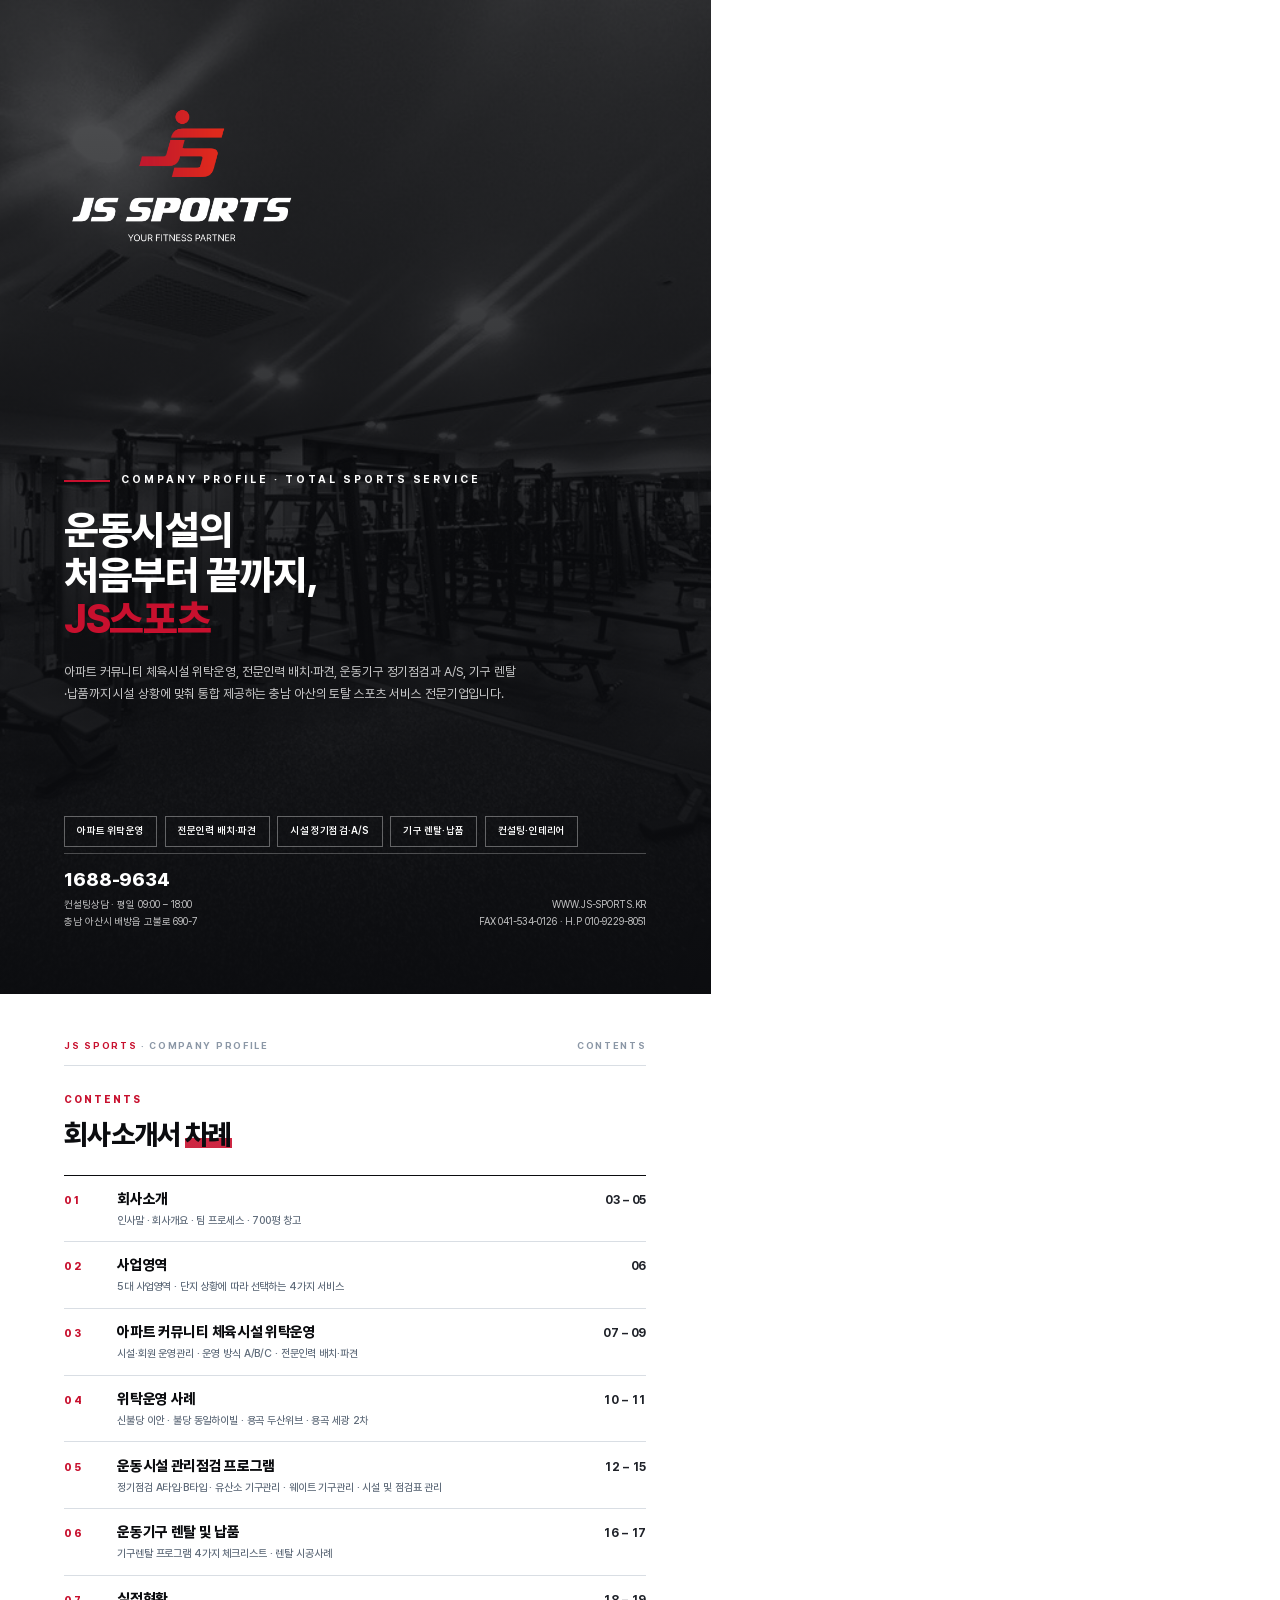
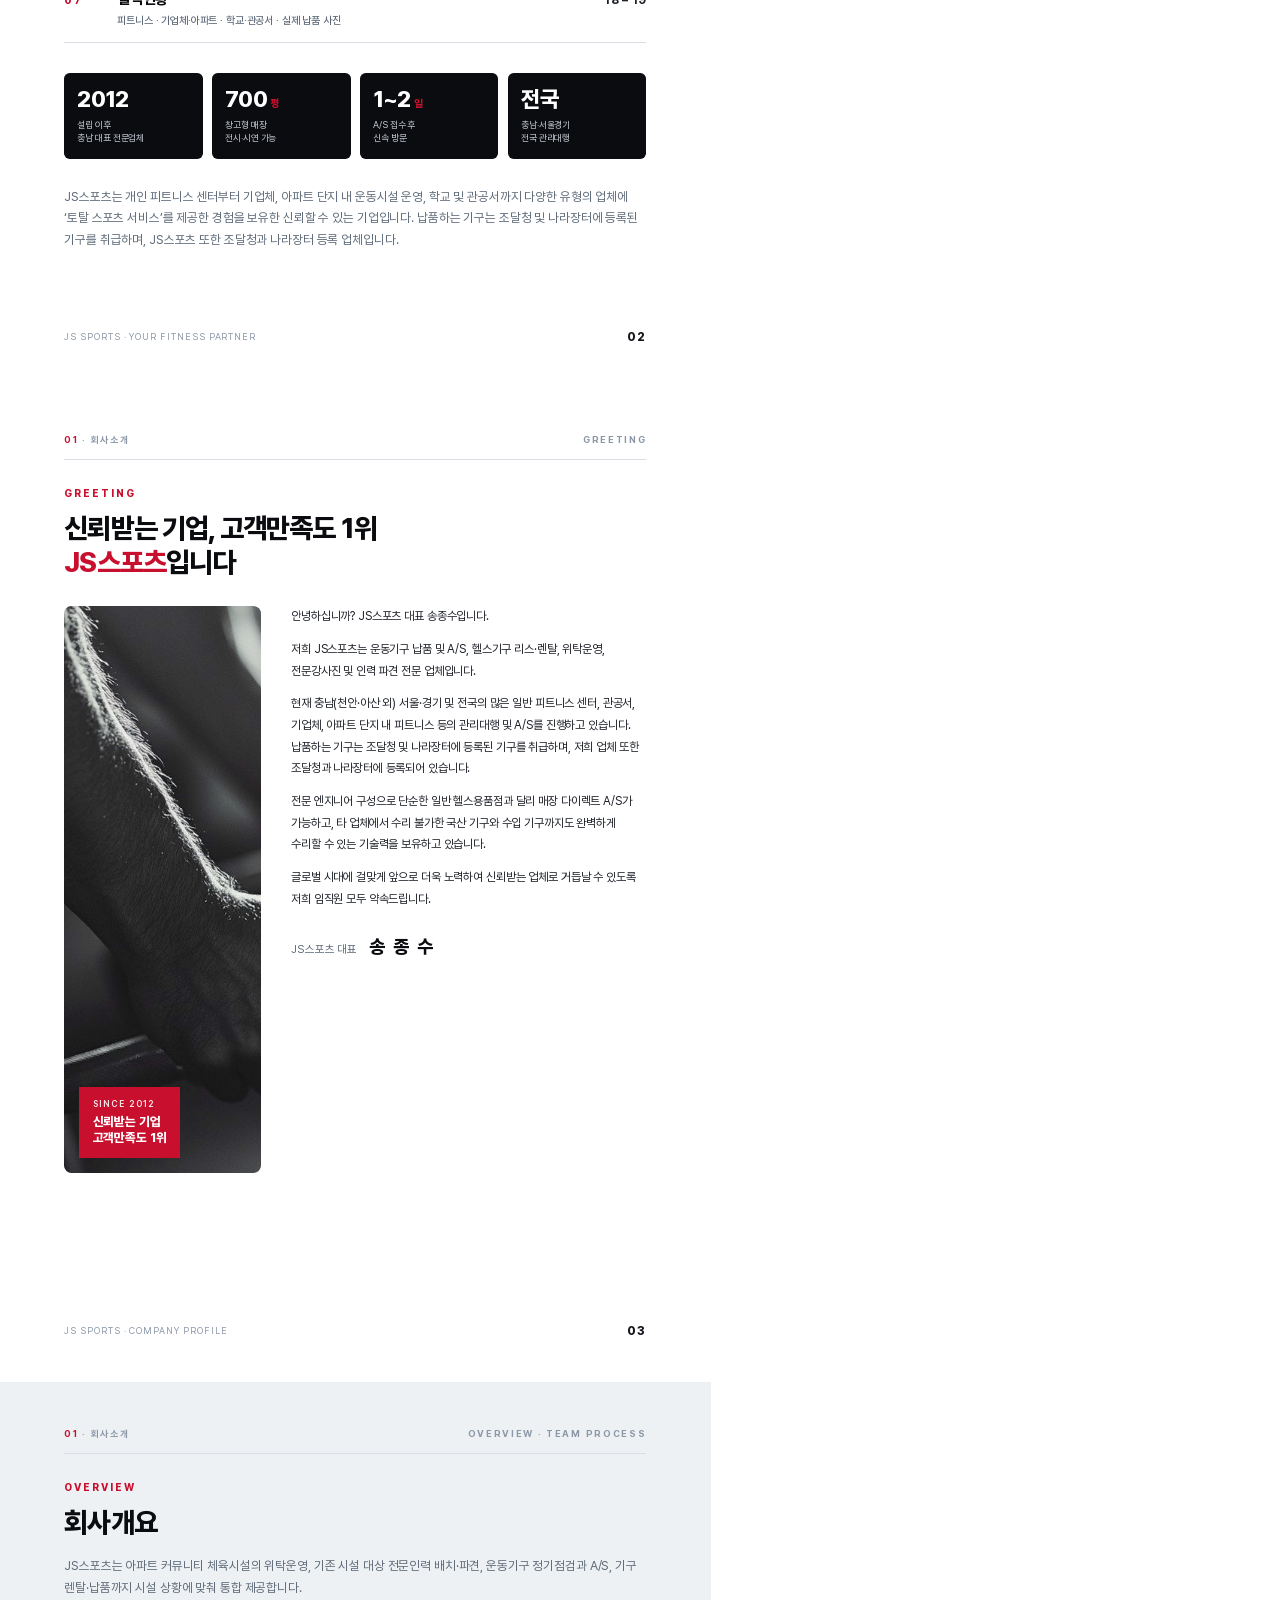
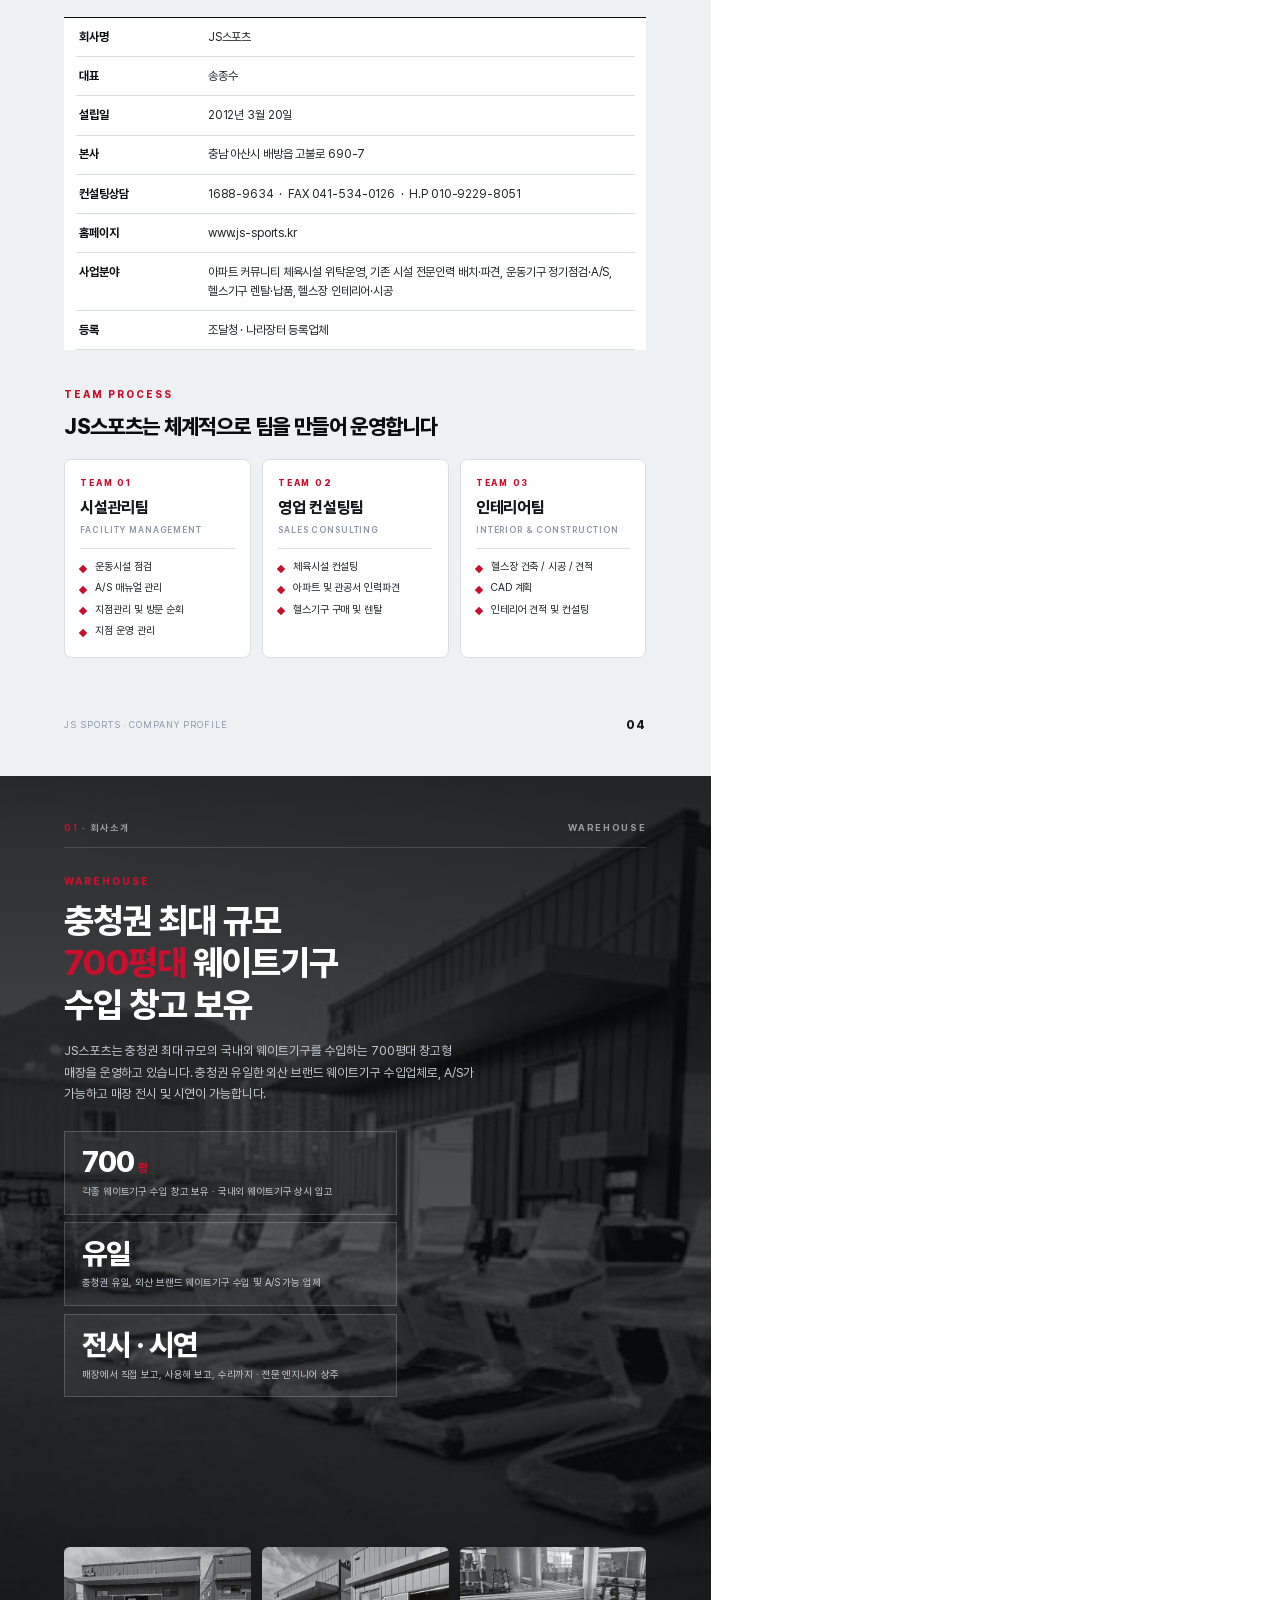
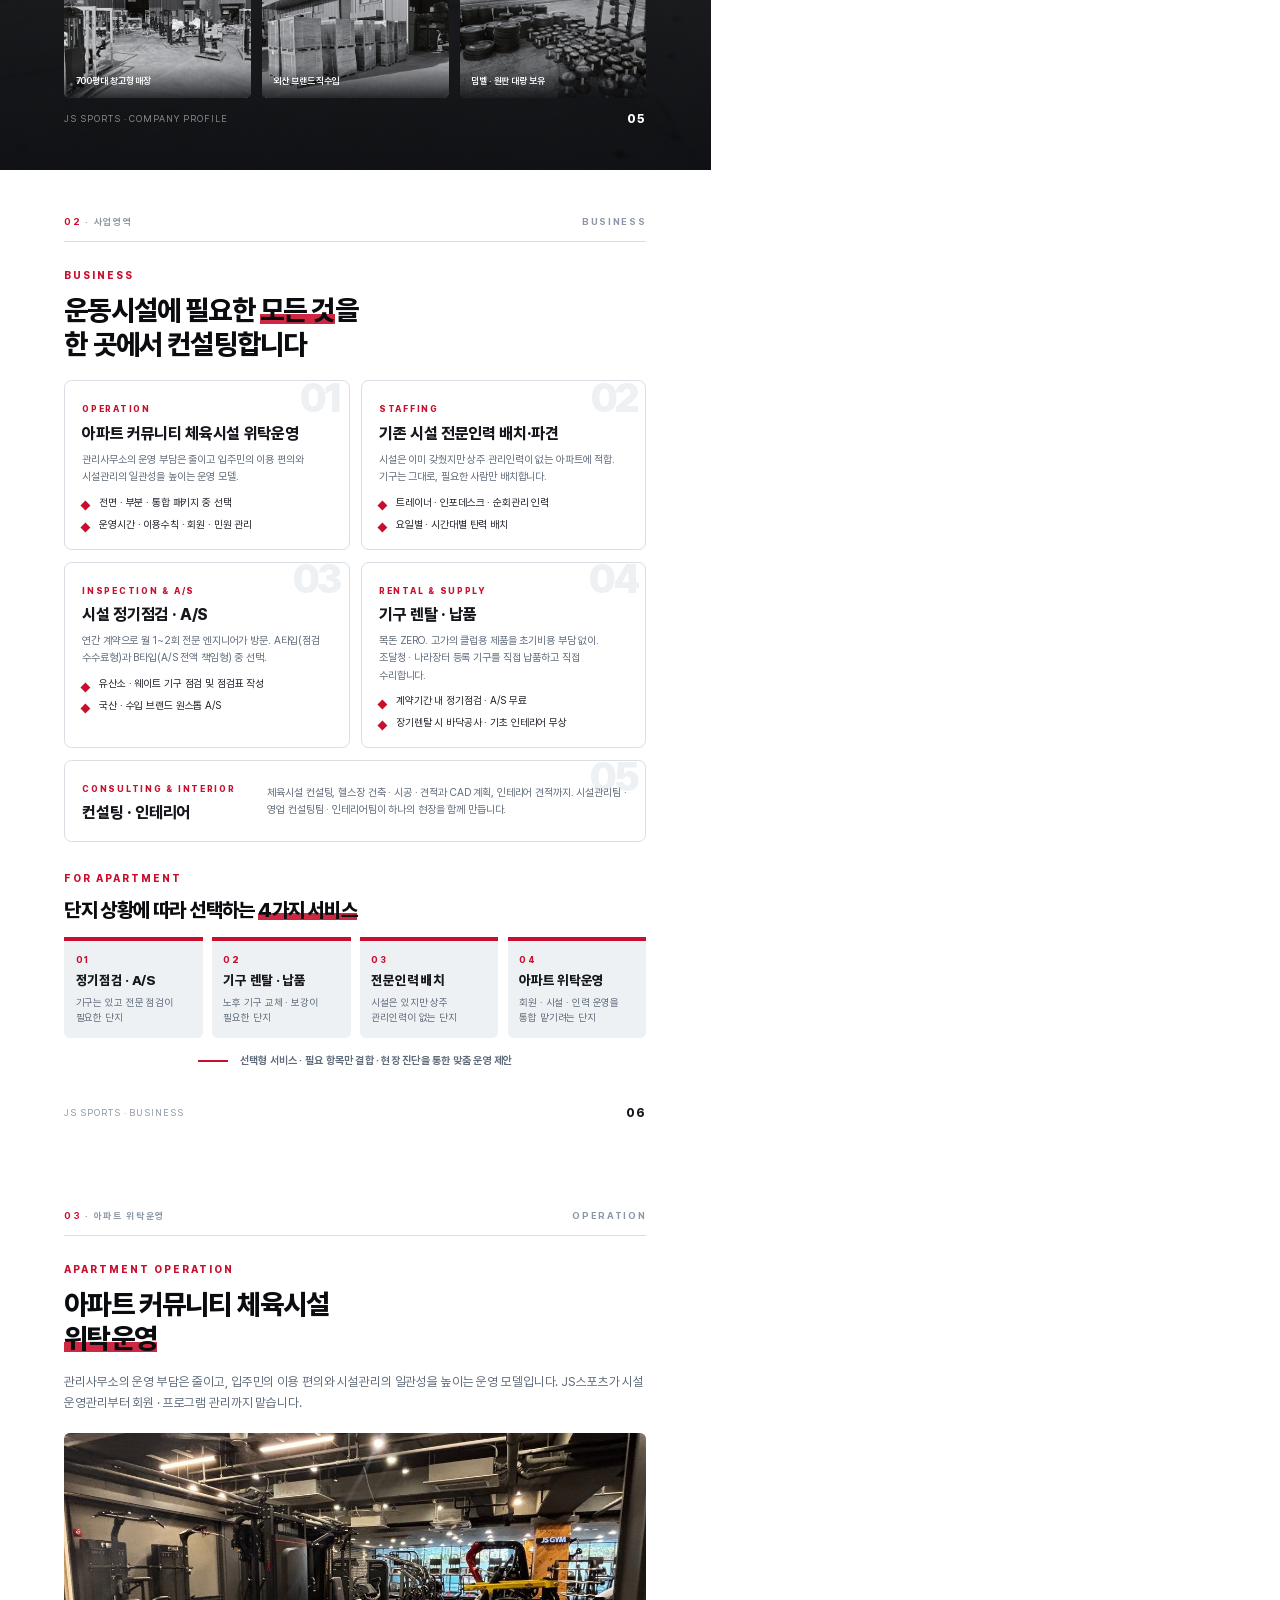
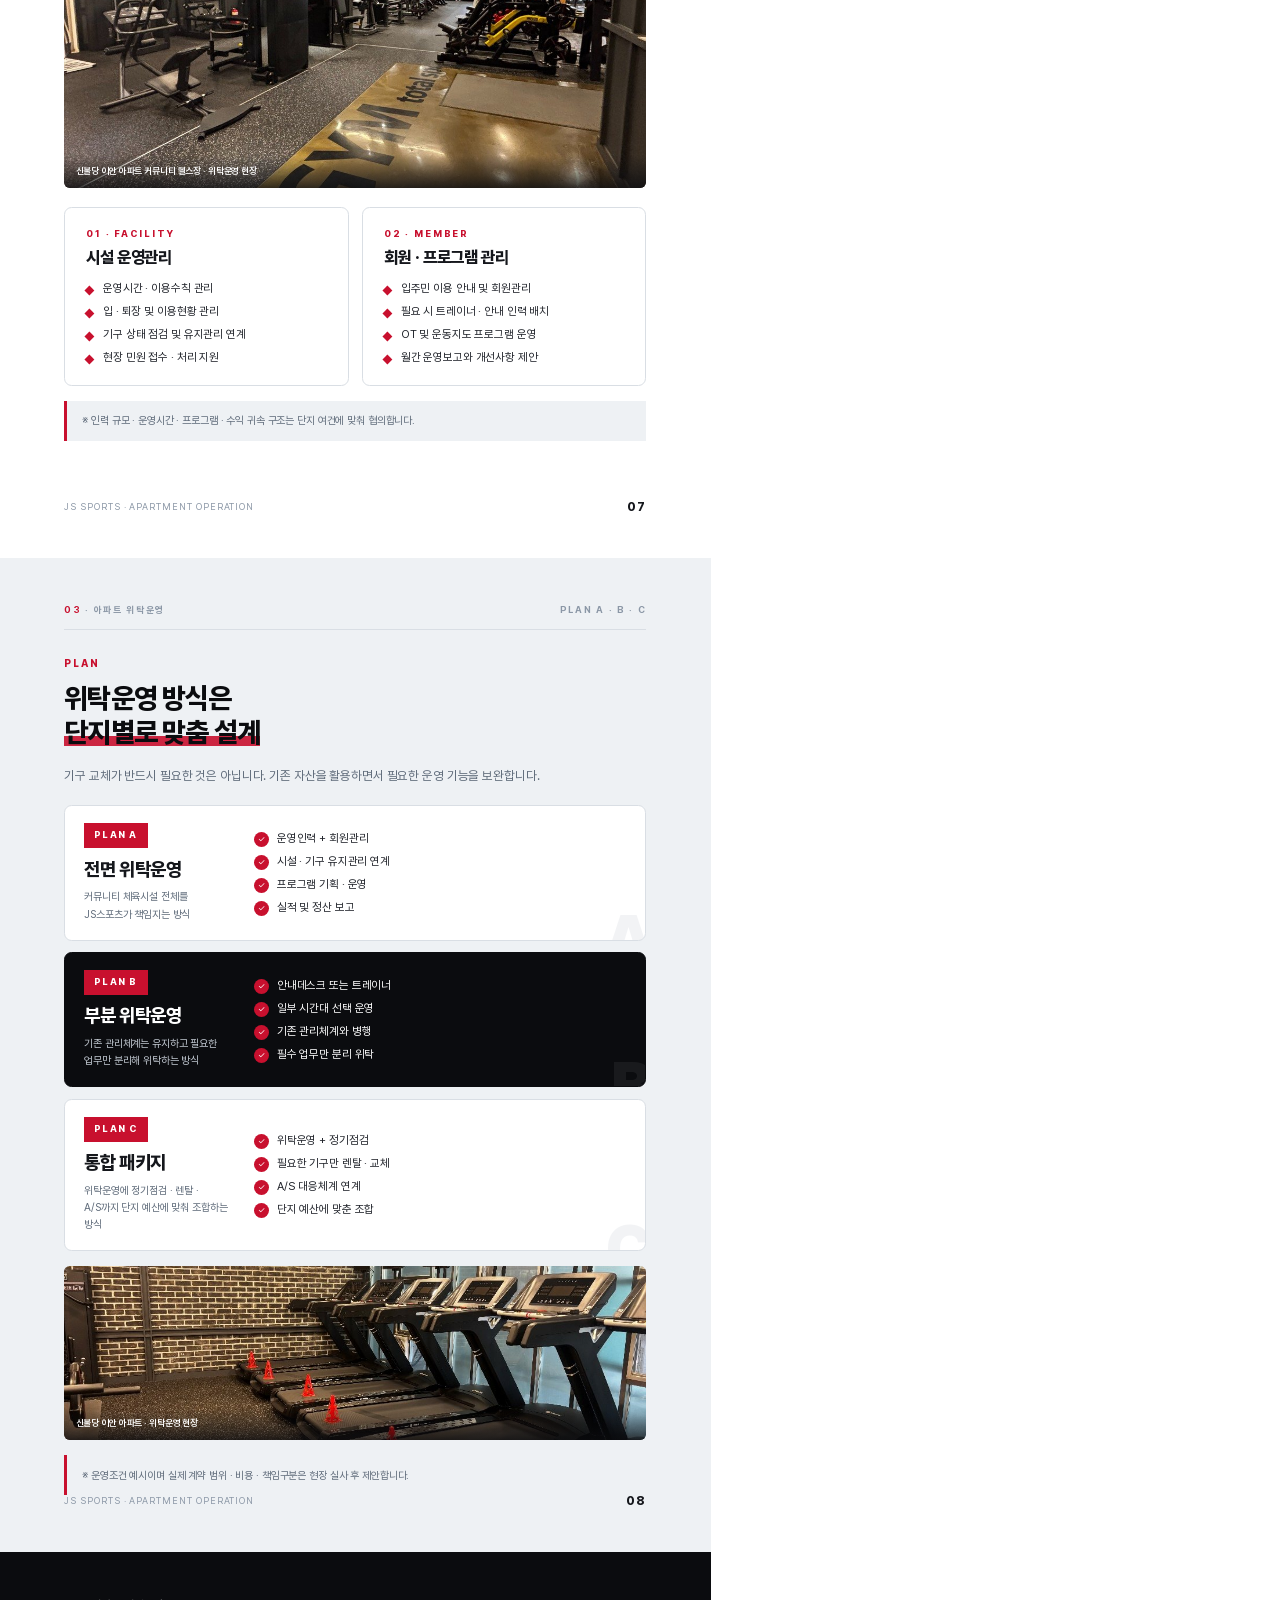
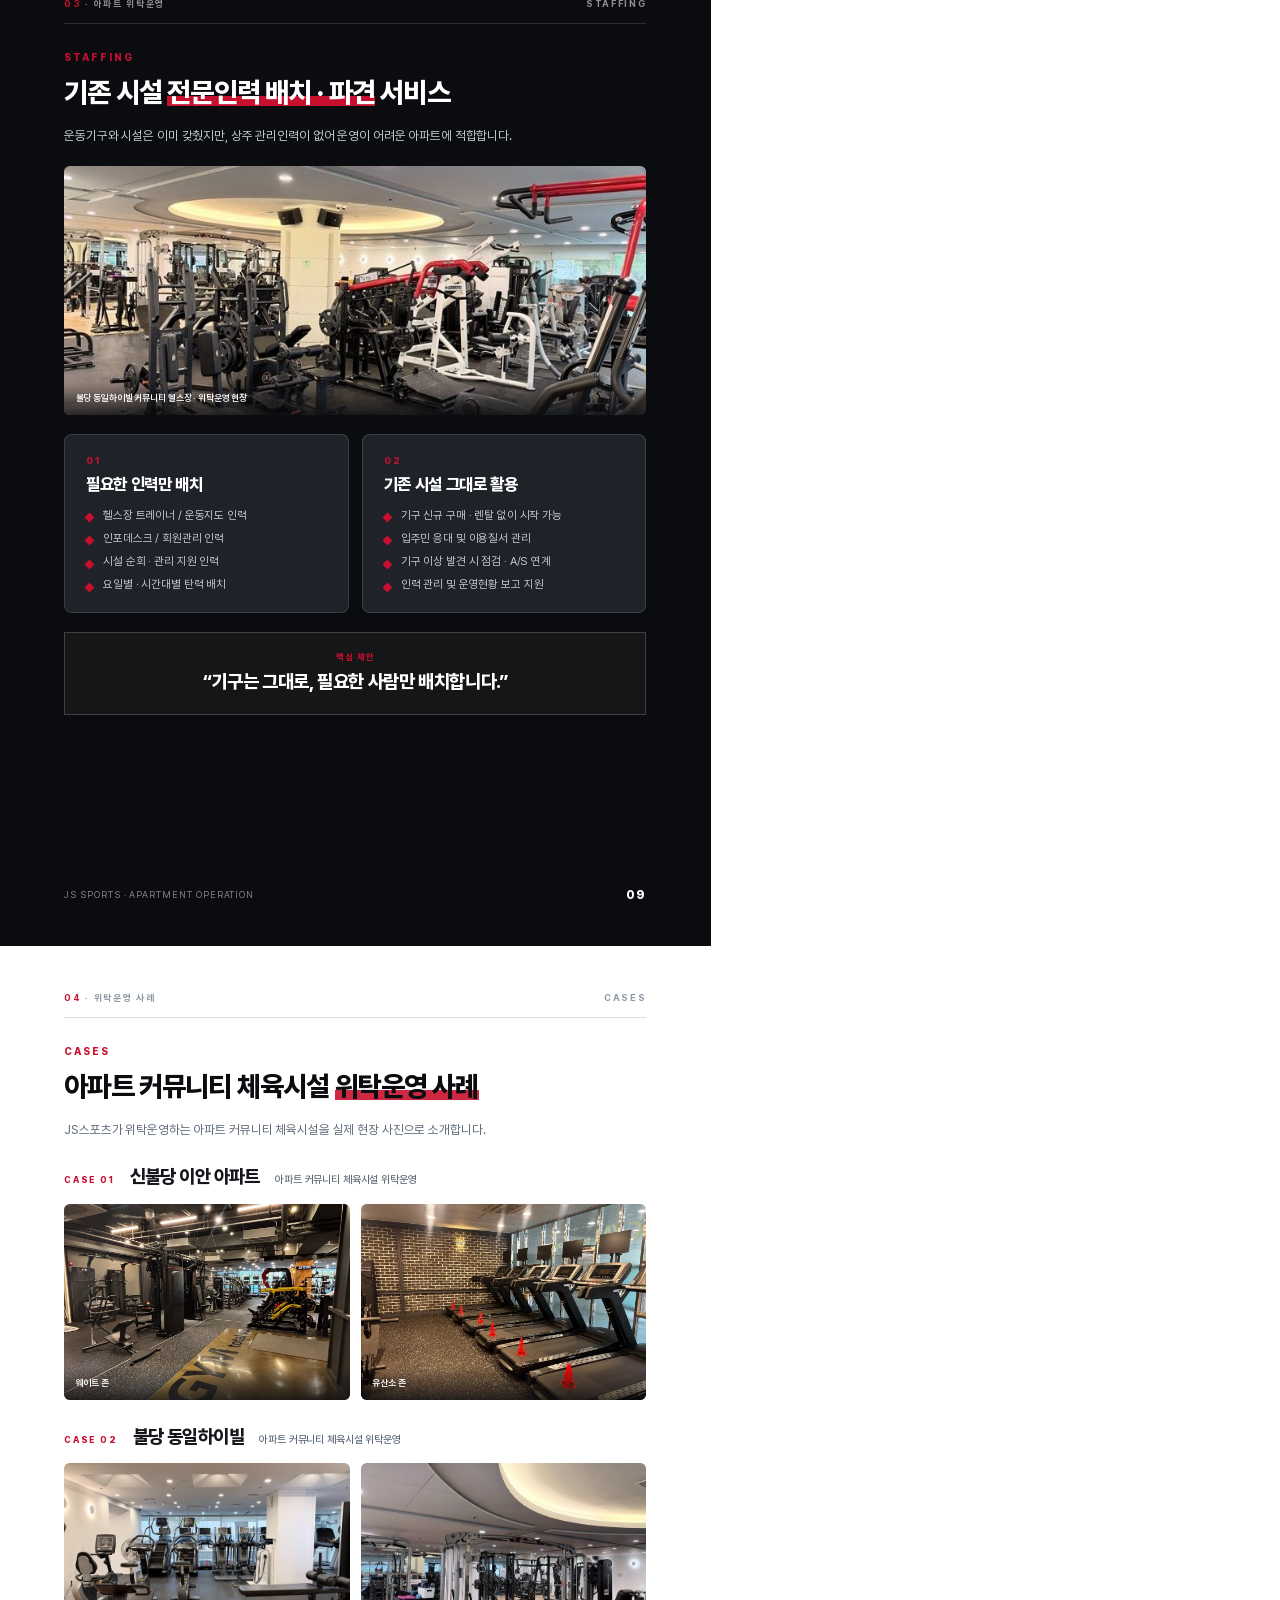
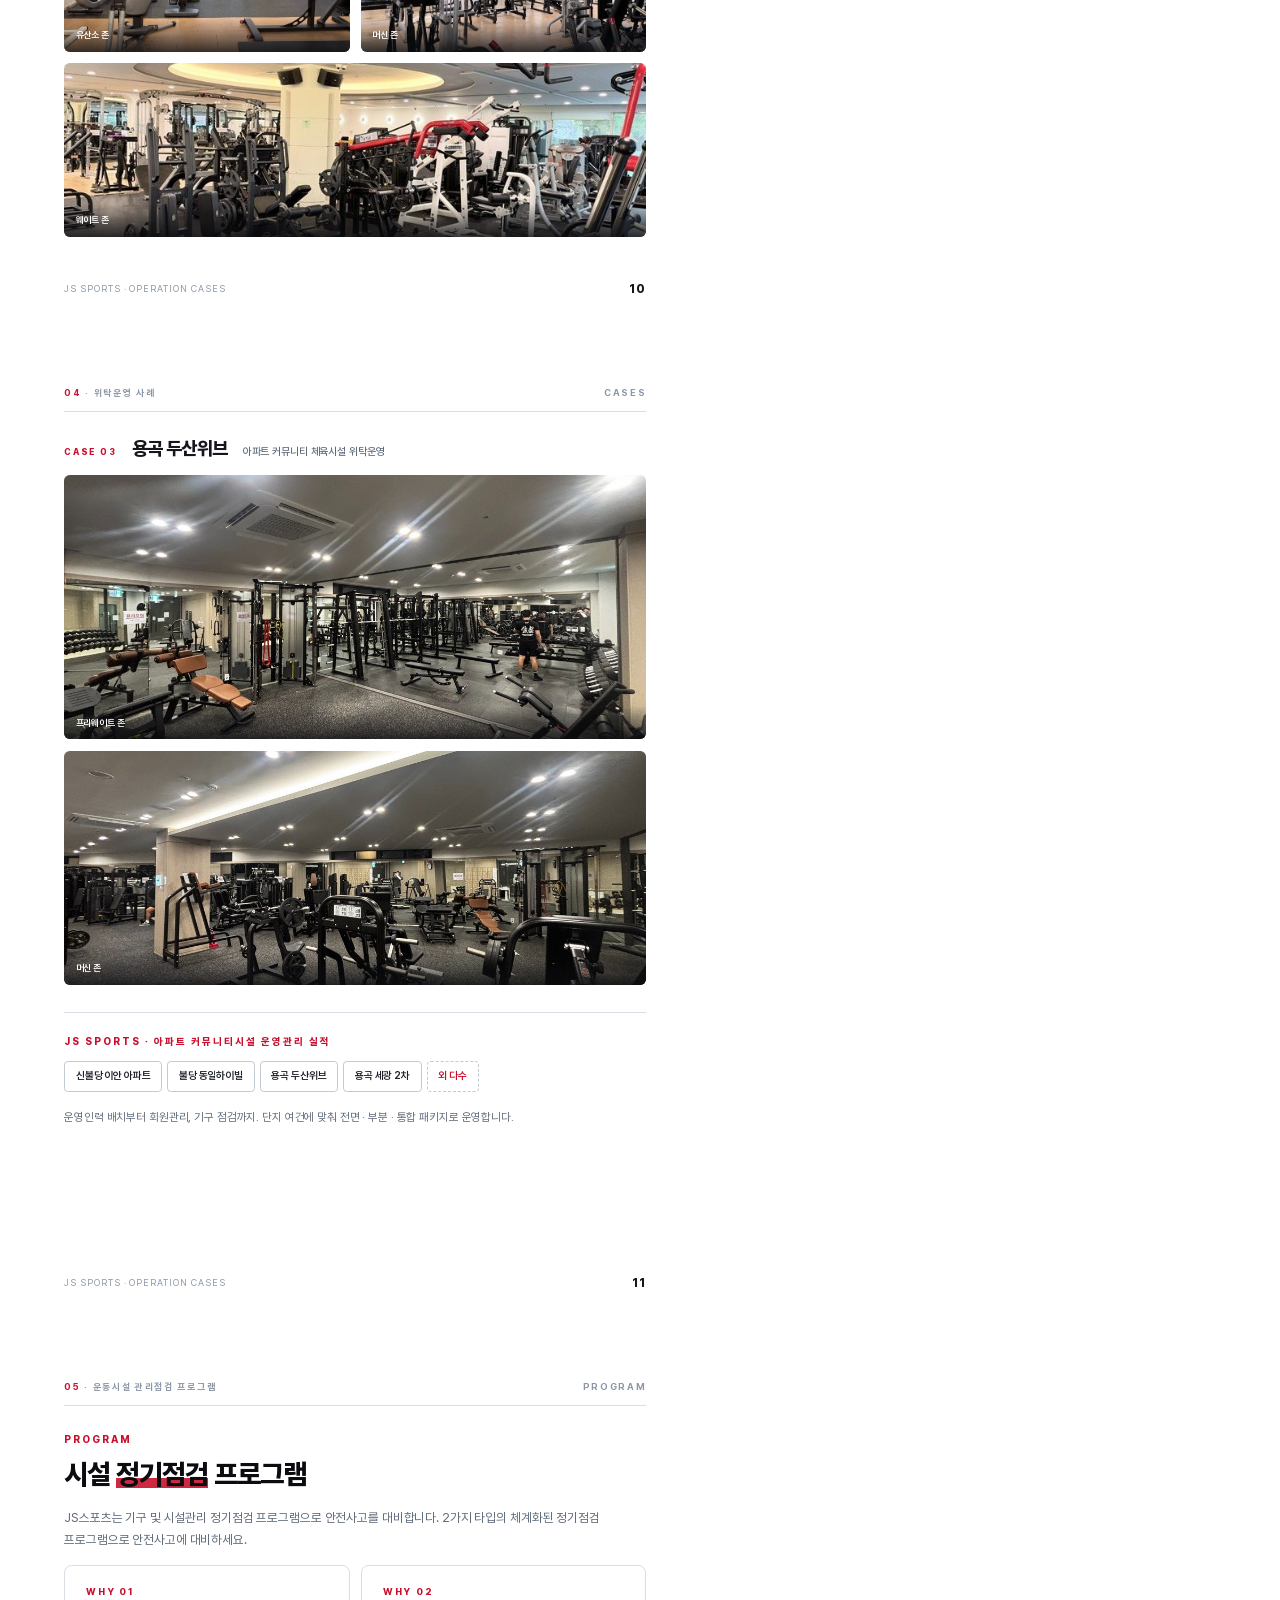
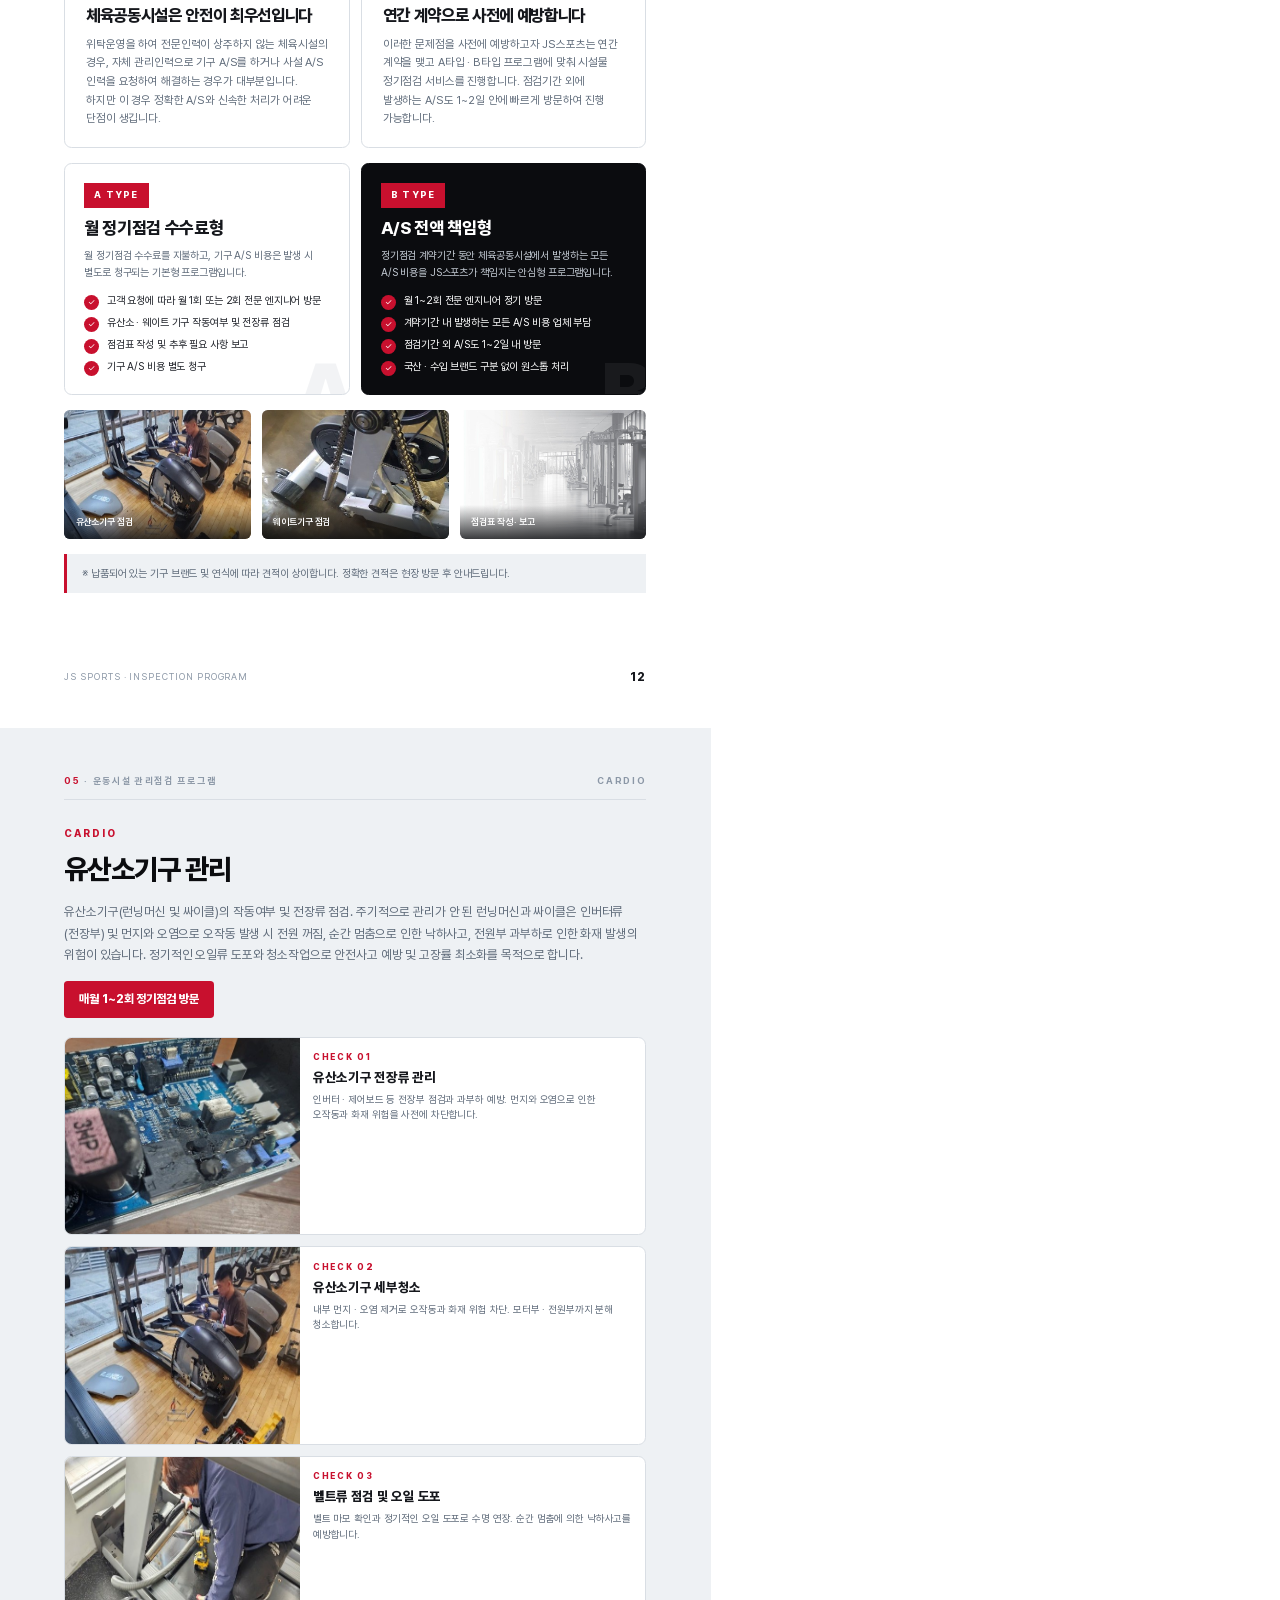
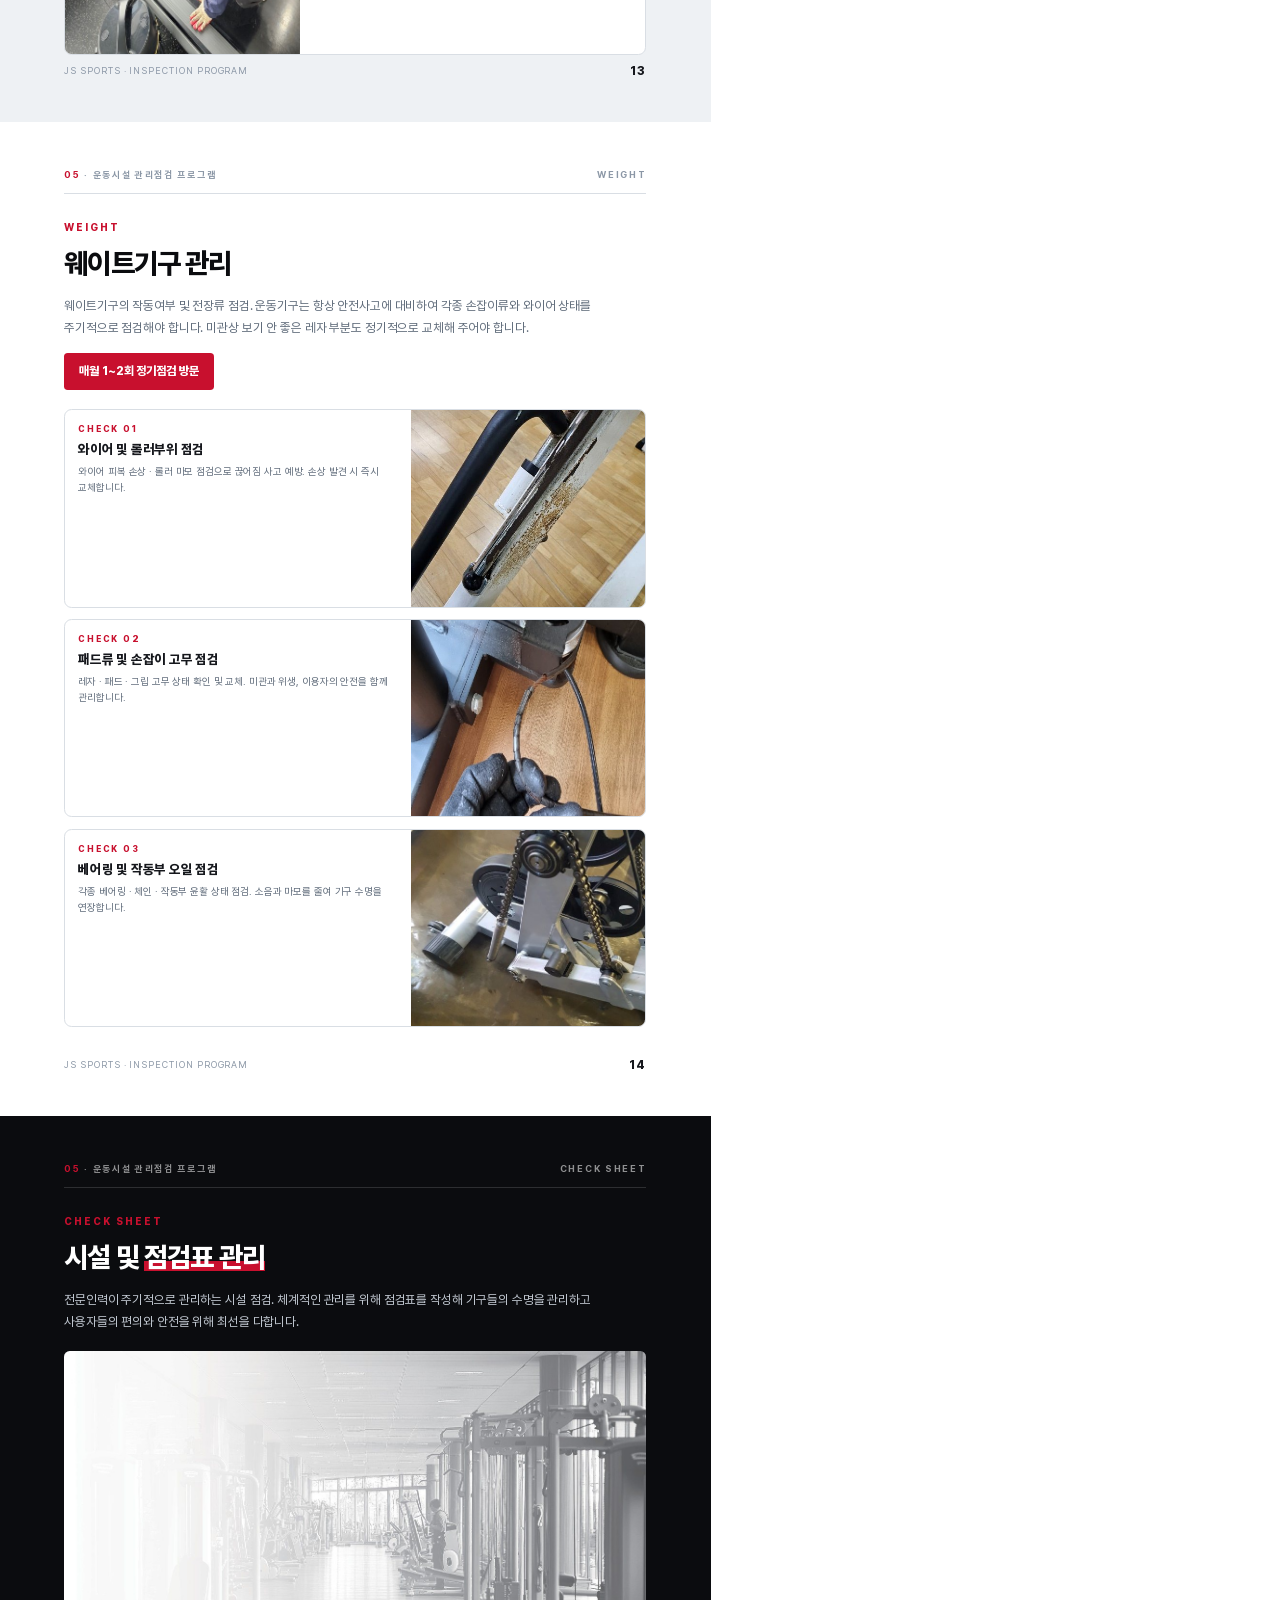
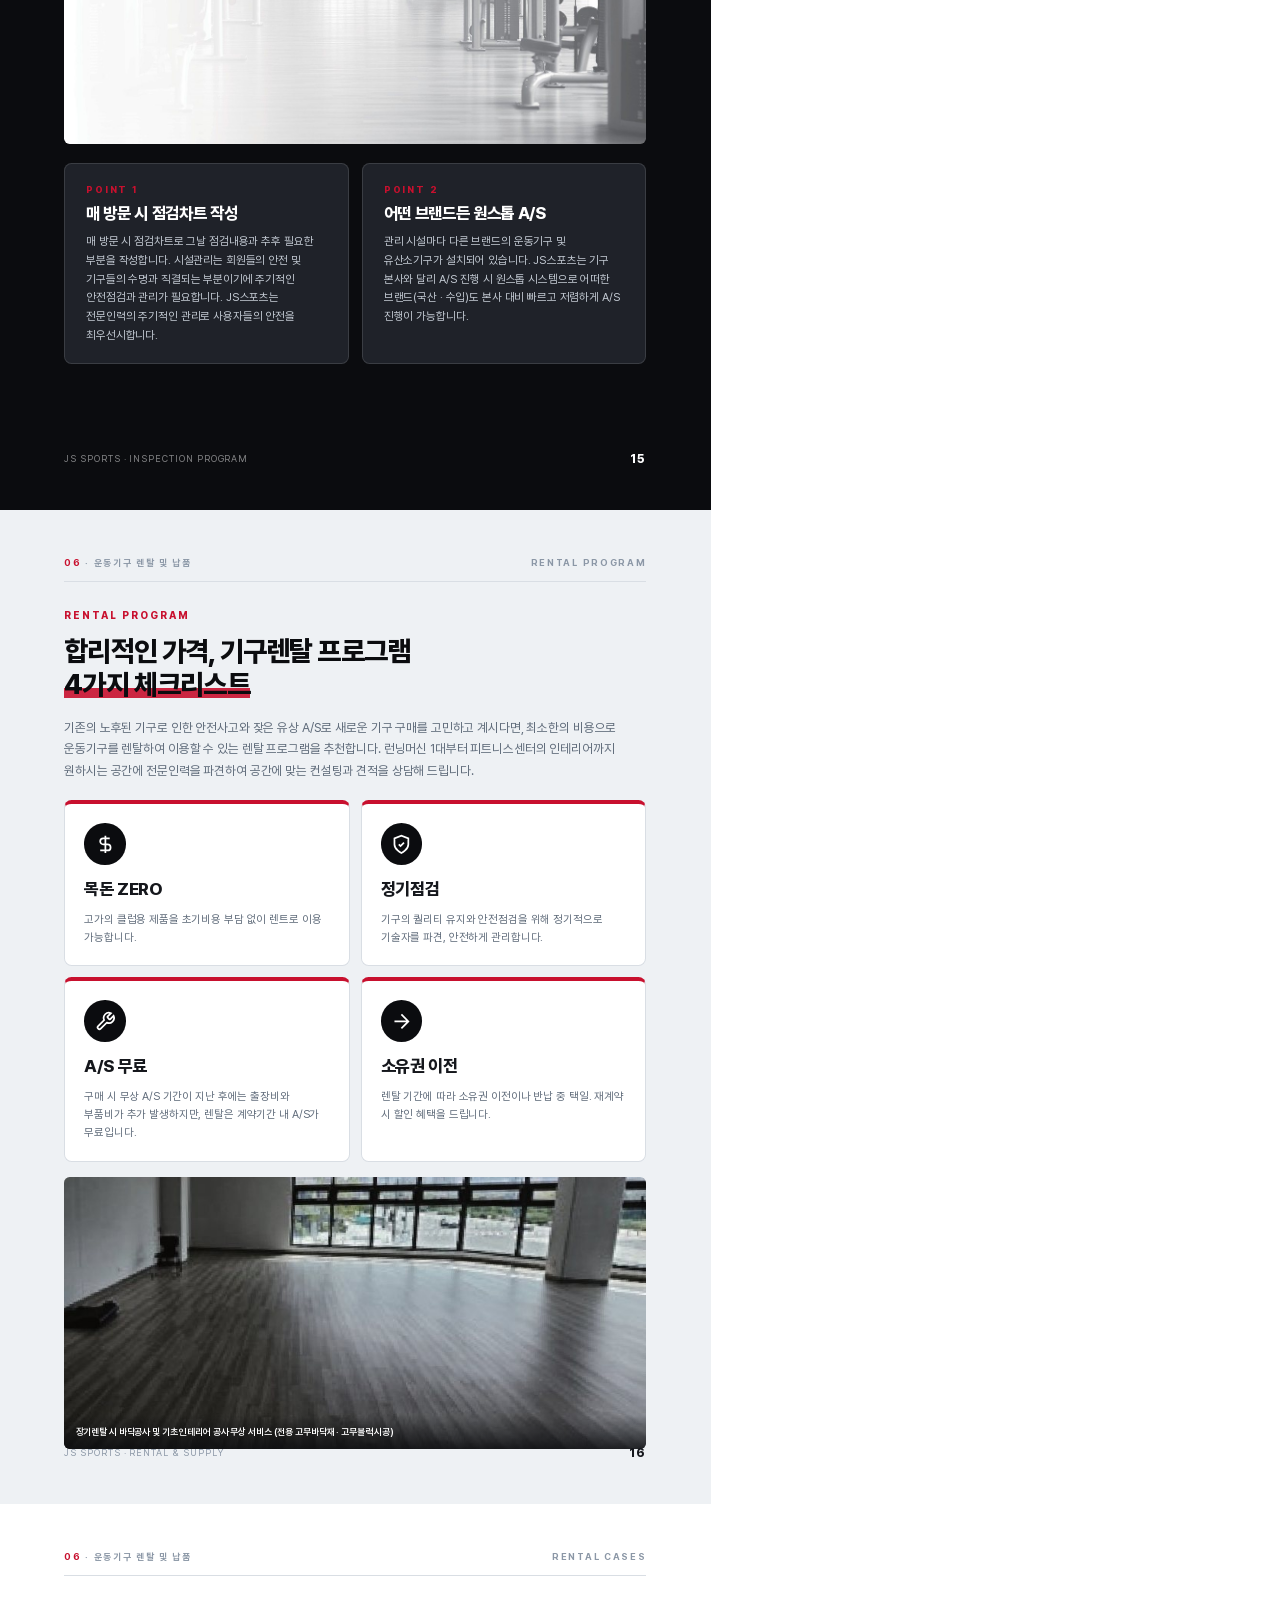
<file: catalog/catalog-bleed.html>
<!DOCTYPE html>
<html lang="ko">
<head>
<meta charset="UTF-8">
<title>JS스포츠 회사소개 카탈로그 (B5)</title>
<style>
@font-face{font-family:"Pretendard";src:url(fonts/Pretendard-Regular.woff2) format("woff2");font-weight:400}
@font-face{font-family:"Pretendard";src:url(fonts/Pretendard-Medium.woff2) format("woff2");font-weight:500}
@font-face{font-family:"Pretendard";src:url(fonts/Pretendard-SemiBold.woff2) format("woff2");font-weight:600}
@font-face{font-family:"Pretendard";src:url(fonts/Pretendard-Bold.woff2) format("woff2");font-weight:700}
@font-face{font-family:"Pretendard";src:url(fonts/Pretendard-ExtraBold.woff2) format("woff2");font-weight:800}
@font-face{font-family:"Pretendard";src:url(fonts/Pretendard-Black.woff2) format("woff2");font-weight:900}

/* ===== B5 (JIS) 182 x 257mm ===== */
:root{
  --b:3mm;             /* bleed (재단여백) */
  --W:182mm;--H:257mm;
  --m:14mm;            /* 안쪽 여백 */
  --red:#C8102E;--red-deep:#8F0A1F;--black:#0B0C0F;--ink:#15171C;--ink2:#1F2229;
  --steel:#5F6B7A;--steel2:#8B97A6;--steel3:#C3CAD3;--pale:#EEF1F4;--line:#D9DEE4;
}
@page{size:188mm 263mm;margin:0}
*{box-sizing:border-box;margin:0;padding:0}
html,body{background:#fff}
body{font-family:"Pretendard",-apple-system,"Malgun Gothic",sans-serif;color:var(--ink);line-height:1.55;letter-spacing:-.01em;word-break:keep-all;-webkit-print-color-adjust:exact;print-color-adjust:exact;font-size:9.5pt}
img{display:block}
ul{list-style:none}

.pg{position:relative;width:calc(var(--W) + 2*var(--b));height:calc(var(--H) + 2*var(--b));overflow:hidden;background:#fff;page-break-after:always;break-after:page}
.pg:last-child{page-break-after:auto;break-after:auto}
.pg.dark{background:var(--black);color:#fff}
.pg.pale{background:var(--pale)}
.pg.red{background:var(--red);color:#fff}
.bg{position:absolute;inset:0;background-size:cover;background-position:center}
.in{position:absolute;left:calc(var(--b) + var(--m));right:calc(var(--b) + var(--m));top:calc(var(--b) + 22mm);bottom:calc(var(--b) + 16mm)}
.hd{position:absolute;left:calc(var(--b) + var(--m));right:calc(var(--b) + var(--m));top:calc(var(--b) + 9mm);display:flex;justify-content:space-between;align-items:center;font-size:7pt;font-weight:700;letter-spacing:.18em;color:var(--steel2);text-transform:uppercase}
.hd b{color:var(--red)}
.hd::after{content:"";position:absolute;left:0;right:0;bottom:-3mm;height:.4pt;background:var(--line)}
.dark .hd{color:rgba(255,255,255,.55)}
.dark .hd::after{background:rgba(255,255,255,.14)}
.pn{position:absolute;left:calc(var(--b) + var(--m));right:calc(var(--b) + var(--m));bottom:calc(var(--b) + 8mm);display:flex;justify-content:space-between;align-items:center;font-size:7pt;color:var(--steel2);letter-spacing:.1em}
.pn b{font-size:9pt;color:var(--ink);font-weight:800}
.dark .pn{color:rgba(255,255,255,.5)}.dark .pn b{color:#fff}
.pn.r{justify-content:flex-end}

.eyebrow{display:inline-block;font-size:7.5pt;font-weight:800;letter-spacing:.2em;color:var(--red);text-transform:uppercase;margin-bottom:3mm}
h2.t{font-size:21pt;font-weight:800;letter-spacing:-.03em;line-height:1.2;color:var(--black)}
.dark h2.t{color:#fff}
h2.t em{font-style:normal;color:var(--red)}
h2.t .hl{background:linear-gradient(transparent 62%,rgba(200,16,46,.9) 62%,rgba(200,16,46,.9) 92%,transparent 92%)}
.dark h2.t .hl{background:linear-gradient(transparent 62%,var(--red) 62%,var(--red) 92%,transparent 92%)}
p.lead{margin-top:4mm;font-size:9.5pt;line-height:1.7;color:var(--steel)}
.dark p.lead{color:var(--steel3)}
.sec{margin-bottom:7mm}

/* photos */
.ph{overflow:hidden;background:var(--pale);position:relative;border-radius:1.5mm}
.ph img{width:100%;height:100%;object-fit:cover}
.ph figcaption{position:absolute;left:0;right:0;bottom:0;padding:2.5mm 3mm;background:linear-gradient(180deg,transparent,rgba(11,12,15,.8));color:#fff;font-size:7pt;font-weight:600}
.g2{display:grid;grid-template-columns:1fr 1fr;gap:3mm}
.g3{display:grid;grid-template-columns:1fr 1fr 1fr;gap:3mm}

/* cards */
.card{border:.5pt solid var(--line);border-radius:2mm;padding:5mm 5.5mm;background:#fff}
.card b.no{display:block;font-size:7pt;font-weight:800;letter-spacing:.2em;color:var(--red)}
.card h3{margin-top:1.5mm;font-size:12.5pt;font-weight:800;letter-spacing:-.02em;line-height:1.3}
.card p{margin-top:2mm;font-size:8.5pt;line-height:1.65;color:var(--steel)}
.card.dk{background:var(--ink2);border-color:rgba(255,255,255,.12);color:#fff}
.card.dk p{color:var(--steel3)}
.list{margin-top:3mm;display:grid;gap:1.6mm}
.list li{position:relative;padding-left:4.5mm;font-size:8.5pt;line-height:1.5;color:var(--ink2)}
.list li::before{content:"";position:absolute;left:0;top:2mm;width:1.8mm;height:1.8mm;background:var(--red);transform:rotate(45deg)}
.dk .list li{color:var(--steel3)}
.chk li{padding-left:6mm}
.chk li::before{content:"✓";width:4mm;height:4mm;border-radius:50%;background:var(--red);color:#fff;font-size:6.5pt;display:flex;align-items:center;justify-content:center;transform:none;top:.6mm}
.note{margin-top:4mm;padding:3mm 4mm;background:var(--pale);border-left:1mm solid var(--red);color:var(--steel);font-size:8pt;line-height:1.6}
.dark .note{background:rgba(255,255,255,.06);color:var(--steel3)}
.chip{display:inline-block;padding:1.6mm 2.8mm;border:.5pt solid var(--steel3);font-size:7.8pt;font-weight:600;color:var(--ink2);margin:0 1.4mm 1.4mm 0;background:#fff;border-radius:1mm}
.chip.etc{color:var(--red);border-style:dashed}
.dark .chip{background:rgba(255,255,255,.04);border-color:rgba(255,255,255,.18);color:var(--steel3)}
.stat{padding:4mm 4.5mm;border:.5pt solid rgba(255,255,255,.18);background:rgba(255,255,255,.05)}
.stat b{display:block;font-size:22pt;font-weight:800;letter-spacing:-.04em;line-height:1;color:#fff}
.stat b small{font-size:9pt;color:var(--red);margin-left:1mm;font-weight:700}
.stat span{display:block;margin-top:2mm;font-size:7.5pt;color:var(--steel3);line-height:1.45}
.dl{border-top:1.2pt solid var(--black)}
.dl div{display:grid;grid-template-columns:30mm 1fr;gap:4mm;padding:2.6mm 1mm;border-bottom:.5pt solid var(--line);font-size:9pt}
.dl dt{font-weight:700;color:var(--black)}
.dl dd{color:var(--ink2)}

/* ===== COVER ===== */
.cover .bg{background-image:url(../img/op-doosan-1.jpg);filter:grayscale(1) contrast(1.05);opacity:.5}
.cover .veil{position:absolute;inset:0;background:linear-gradient(180deg,rgba(11,12,15,.4) 0%,rgba(11,12,15,.75) 55%,rgba(11,12,15,.98) 100%)}
.cover .logo{position:absolute;left:calc(var(--b) + var(--m));top:calc(var(--b) + 24mm);width:62mm}
.cover .kicker{position:absolute;left:calc(var(--b) + var(--m));top:calc(var(--b) + 122mm);color:#fff}
.cover .kicker small{display:flex;align-items:center;gap:3mm;font-size:8pt;font-weight:700;letter-spacing:.28em;color:#fff}
.cover .kicker small::before{content:"";width:12mm;height:.6mm;background:var(--red)}
.cover .kicker h1{margin-top:5mm;font-size:30pt;font-weight:800;letter-spacing:-.035em;line-height:1.12}
.cover .kicker h1 em{font-style:normal;color:var(--red)}
.cover .kicker p{margin-top:5mm;font-size:9.5pt;line-height:1.75;color:rgba(255,255,255,.78);max-width:120mm}
.cover .tags{position:absolute;left:calc(var(--b) + var(--m));bottom:calc(var(--b) + 36mm);display:flex;flex-wrap:wrap;gap:2mm;max-width:150mm}
.cover .tags span{padding:1.8mm 3.2mm;border:.5pt solid rgba(255,255,255,.35);color:#fff;font-size:7.5pt;font-weight:600;letter-spacing:.02em}
.cover .foot{position:absolute;left:calc(var(--b) + var(--m));right:calc(var(--b) + var(--m));bottom:calc(var(--b) + 14mm);display:flex;justify-content:space-between;align-items:flex-end;color:rgba(255,255,255,.75);font-size:7.5pt;line-height:1.7;border-top:.5pt solid rgba(255,255,255,.25);padding-top:4mm}
.cover .foot b{display:block;color:#fff;font-size:14pt;font-weight:800;letter-spacing:-.01em;line-height:1.1;margin-bottom:1.5mm}
.cover .foot .r{text-align:right}

/* ===== CONTENTS ===== */
.toc{display:grid;grid-template-columns:1fr;gap:0;margin-top:6mm;border-top:1.2pt solid var(--black)}
.toc li{display:grid;grid-template-columns:10mm 1fr 14mm;align-items:baseline;gap:4mm;padding:3.2mm 0;border-bottom:.5pt solid var(--line)}
.toc li b{font-size:8pt;color:var(--red);letter-spacing:.15em;font-weight:800}
.toc li strong{font-size:11pt;font-weight:800;letter-spacing:-.02em;color:var(--black)}
.toc li small{display:block;font-size:8pt;color:var(--steel);margin-top:.6mm;font-weight:500}
.toc li span{text-align:right;font-size:9pt;font-weight:700;color:var(--ink2);font-variant-numeric:tabular-nums}
.kstats{display:grid;grid-template-columns:repeat(4,1fr);gap:2.5mm;margin-top:8mm}
.kstats .k{padding:4mm 3.5mm;background:var(--black);color:#fff;border-radius:1.5mm}
.kstats .k b{display:block;font-size:17pt;font-weight:800;letter-spacing:-.04em;line-height:1}
.kstats .k b small{font-size:8pt;color:var(--red);margin-left:.8mm}
.kstats .k span{display:block;margin-top:2mm;font-size:7pt;color:var(--steel3);line-height:1.4}

/* ===== GREETING ===== */
.greet{display:grid;grid-template-columns:52mm 1fr;gap:8mm;align-items:start;margin-top:7mm}
.greet .ph{height:150mm;border-radius:2mm}
.greet .ph img{filter:grayscale(.3)}
.greet .badge{position:absolute;left:4mm;bottom:4mm;background:var(--red);color:#fff;padding:3mm 3.5mm;font-weight:800;font-size:9.5pt;line-height:1.3}
.greet .badge small{display:block;font-size:6.5pt;letter-spacing:.14em;opacity:.9;margin-bottom:1mm;font-weight:600}
.greet .body{display:grid;gap:3mm;font-size:9pt;line-height:1.8;color:var(--ink2)}
.greet .sign{margin-top:6mm;font-size:8.5pt;color:var(--steel)}
.greet .sign b{font-size:14pt;color:var(--black);font-weight:800;margin-left:2.5mm;letter-spacing:.1em}

/* ===== TEAM ===== */
.team{display:grid;grid-template-columns:repeat(3,1fr);gap:3mm;margin-top:5mm}
.team .tc{background:#fff;border:.5pt solid var(--line);padding:4.5mm 4mm;border-radius:2mm}
.team .tc b.no{display:block;font-size:6.5pt;font-weight:800;color:var(--red);letter-spacing:.2em}
.team .tc h3{margin-top:1.5mm;font-size:12pt;font-weight:800;letter-spacing:-.02em}
.team .tc h3 small{display:block;font-size:6.5pt;color:var(--steel2);letter-spacing:.1em;font-weight:600;margin-top:.8mm}
.team .tc ul{margin-top:3mm;border-top:.5pt solid var(--line);padding-top:2.5mm;display:grid;gap:1.3mm}
.team .tc li{position:relative;padding-left:4mm;font-size:8pt;color:var(--ink2)}
.team .tc li::before{content:"";position:absolute;left:0;top:1.8mm;width:1.6mm;height:1.6mm;background:var(--red);transform:rotate(45deg)}

/* ===== WAREHOUSE ===== */
.wh .bg{background-image:url(../img/warehouse-2.jpg);filter:grayscale(1) contrast(1.05)}
.wh .veil{position:absolute;inset:0;background:linear-gradient(180deg,rgba(11,12,15,.88) 0%,rgba(11,12,15,.72) 45%,rgba(11,12,15,.95) 100%)}
.wh .in{color:#fff}
.wh h2.t{color:#fff;font-size:26pt}
.wh .stats3{display:grid;grid-template-columns:1fr;gap:2mm;margin-top:7mm;max-width:88mm}
.wh .ph{border-radius:1.5mm}
.wh .g3{position:absolute;left:0;right:0;bottom:0}
.wh .g3 .ph{height:40mm}

/* ===== AREAS ===== */
.areas{display:grid;grid-template-columns:1fr 1fr;gap:3mm;margin-top:5mm}
.area{position:relative;border:.5pt solid var(--line);border-radius:2mm;padding:4.5mm 4.5mm 4.5mm;overflow:hidden;background:#fff}
.area .big{position:absolute;right:2mm;top:-1mm;font-size:30pt;font-weight:900;color:var(--pale);letter-spacing:-.06em;line-height:1}
.area em{position:relative;font-style:normal;font-size:6.5pt;font-weight:800;letter-spacing:.2em;color:var(--red)}
.area h3{position:relative;margin-top:1.5mm;font-size:12pt;font-weight:800;letter-spacing:-.02em;line-height:1.3}
.area p{position:relative;margin-top:1.8mm;font-size:8pt;line-height:1.6;color:var(--steel)}
.area .list{margin-top:2.5mm}
.area .list li{font-size:7.8pt}
.pick{display:grid;grid-template-columns:repeat(4,1fr);gap:2.5mm;margin-top:4mm}
.pick .pk{border-top:1.2mm solid var(--red);background:var(--pale);padding:3.5mm 3mm;border-radius:0 0 1.5mm 1.5mm}
.pick .pk b{display:block;font-size:6.5pt;color:var(--red);letter-spacing:.2em;font-weight:800}
.pick .pk h4{margin-top:1.2mm;font-size:10pt;font-weight:800;letter-spacing:-.02em;line-height:1.25}
.pick .pk p{margin-top:1.5mm;font-size:7.5pt;color:var(--steel);line-height:1.5}
.tagline{margin-top:4mm;text-align:center;font-size:8pt;font-weight:700;color:var(--steel);letter-spacing:.02em}
.tagline::before{content:"";display:inline-block;width:8mm;height:.5mm;background:var(--red);vertical-align:middle;margin-right:3mm}

/* ===== OPERATION ===== */
.op2{display:grid;grid-template-columns:1fr 1fr;gap:3.5mm;margin-top:5mm}
.plans{display:grid;grid-template-columns:1fr;gap:3mm;margin-top:5mm}
.plan{position:relative;border:.5pt solid var(--line);border-radius:2mm;padding:4.5mm 5mm;display:grid;grid-template-columns:40mm 1fr;gap:5mm;align-items:start;overflow:hidden;background:#fff}
.plan.b{background:var(--black);color:#fff;border-color:var(--black)}
.plan .lab{display:inline-block;background:var(--red);color:#fff;font-weight:800;font-size:7pt;letter-spacing:.14em;padding:1.4mm 2.6mm}
.plan h3{margin-top:2.5mm;font-size:14pt;font-weight:800;letter-spacing:-.02em;line-height:1.25}
.plan p{margin-top:2mm;font-size:8pt;line-height:1.6;color:var(--steel)}
.plan.b p{color:var(--steel3)}
.plan .chk{margin-top:0;align-self:center}
.plan .chk li{font-size:8.5pt;color:var(--ink2)}
.plan.b .chk li{color:#fff}
.plan .bigl{position:absolute;right:-2mm;bottom:-8mm;font-size:48pt;font-weight:900;color:rgba(95,107,122,.08);line-height:1}
.plan.b .bigl{color:rgba(255,255,255,.06)}
.quote{margin-top:5mm;padding:5mm 6mm;border:.5pt solid rgba(255,255,255,.18);background:rgba(255,255,255,.04);text-align:center;font-size:14pt;font-weight:800;letter-spacing:-.02em;line-height:1.3;color:#fff}
.quote span{display:block;font-size:6.5pt;font-weight:800;letter-spacing:.2em;color:var(--red);margin-bottom:2mm}
.caseh{display:flex;align-items:baseline;gap:4mm;margin:0 0 3mm}
.caseh b{font-size:6.5pt;color:var(--red);letter-spacing:.2em;font-weight:800}
.caseh h3{font-size:14pt;font-weight:800;letter-spacing:-.03em}
.caseh small{font-size:8pt;color:var(--steel);font-weight:500}
.case{margin-bottom:6mm}

/* ===== TYPES A/B ===== */
.types{display:grid;grid-template-columns:1fr 1fr;gap:3mm;margin-top:4mm}
.type{position:relative;border:.5pt solid var(--line);border-radius:2mm;padding:5mm 5mm;overflow:hidden;background:#fff}
.type.b{background:var(--black);color:#fff;border-color:var(--black)}
.type .lab{display:inline-block;background:var(--red);color:#fff;font-weight:800;font-size:7pt;letter-spacing:.14em;padding:1.4mm 2.6mm}
.type h3{margin-top:2.5mm;font-size:13pt;font-weight:800;letter-spacing:-.02em;line-height:1.3}
.type p{margin-top:2mm;font-size:8pt;line-height:1.6;color:var(--steel)}
.type.b p{color:var(--steel3)}
.type .chk{margin-top:3mm}
.type .chk li{font-size:8pt}
.type.b .chk li{color:#fff}
.type .bigl{position:absolute;right:-2mm;bottom:-10mm;font-size:60pt;font-weight:900;color:rgba(95,107,122,.08);line-height:1}
.type.b .bigl{color:rgba(255,255,255,.06)}
.why{display:grid;grid-template-columns:1fr 1fr;gap:3mm;margin-top:4mm}

/* ===== CHECK (cardio/weight) ===== */
.feat{display:grid;grid-template-columns:repeat(3,1fr);gap:3mm;margin-top:5mm}
.feat .fc{border:.5pt solid var(--line);border-radius:2mm;overflow:hidden;background:#fff}
.feat .fc .ph{height:52mm;border-radius:0}
.feat .fc .tx{padding:3.5mm 3.5mm 4mm}
.feat .fc .tx b{display:block;font-size:6.5pt;letter-spacing:.2em;color:var(--red);font-weight:800}
.feat .fc .tx h4{margin-top:1.2mm;font-size:10pt;font-weight:800;letter-spacing:-.02em;line-height:1.3}
.feat .fc .tx p{margin-top:1.5mm;font-size:7.6pt;color:var(--steel);line-height:1.55}
.visit{display:inline-flex;align-items:center;gap:2.5mm;margin-top:4mm;padding:2.4mm 4mm;background:var(--red);color:#fff;font-weight:800;font-size:9pt;letter-spacing:-.01em;border-radius:1mm}

/* ===== RENTAL ===== */
.check4{display:grid;grid-template-columns:1fr 1fr;gap:3mm;margin-top:5mm}
.check4 .c{background:#fff;padding:5mm 5mm;border-radius:2mm;border:.5pt solid var(--line);border-top:1.2mm solid var(--red)}
.check4 .c .ico{width:11mm;height:11mm;border-radius:50%;background:var(--black);color:#fff;display:flex;align-items:center;justify-content:center;margin-bottom:3mm}
.check4 .c .ico svg{width:5.5mm;height:5.5mm}
.check4 .c h3{font-size:13pt;font-weight:800;letter-spacing:-.02em}
.check4 .c p{margin-top:1.8mm;color:var(--steel);font-size:8.3pt;line-height:1.65}

/* ===== PORTFOLIO ===== */
.pf{margin-top:5mm}
.pf .blk{margin-bottom:5mm;padding-bottom:4mm;border-bottom:.5pt solid var(--line)}
.pf .blk:last-child{border:0}
.pf h3{font-size:12pt;font-weight:800;letter-spacing:-.02em;margin-bottom:2.5mm}
.pf h3 b{display:inline-block;font-size:6.5pt;letter-spacing:.2em;color:var(--red);margin-right:3mm;vertical-align:middle}
.pf p{font-size:8pt;color:var(--steel);line-height:1.6;margin-bottom:2.5mm}

/* ===== BACK ===== */
.back .bg{background-image:url(../img/dumbbells-blur.jpg);opacity:.35}
.back .veil{position:absolute;inset:0;background:linear-gradient(180deg,rgba(11,12,15,.85),rgba(11,12,15,.98))}
.back .mid{position:absolute;left:calc(var(--b) + var(--m));right:calc(var(--b) + var(--m));top:calc(var(--b) + 60mm);color:#fff}
.back .mid img{width:70mm}
.back .mid h2{margin-top:12mm;font-size:22pt;font-weight:800;letter-spacing:-.03em;line-height:1.25}
.back .mid h2 em{font-style:normal;color:var(--red)}
.back .mid p{margin-top:4mm;font-size:9pt;color:rgba(255,255,255,.72);line-height:1.7}
.back .tel{margin-top:10mm;display:flex;align-items:center;gap:4mm;font-size:30pt;font-weight:800;letter-spacing:-.02em;line-height:1}
.back .tel svg{width:10mm;height:10mm}
.back .tel small{display:block;font-size:7.5pt;letter-spacing:.14em;font-weight:600;color:rgba(255,255,255,.7);margin-top:2mm}
.back .addr{position:absolute;left:calc(var(--b) + var(--m));right:calc(var(--b) + var(--m));bottom:calc(var(--b) + 16mm);color:rgba(255,255,255,.8);font-size:8.5pt;line-height:1.9;border-top:.5pt solid rgba(255,255,255,.25);padding-top:5mm;display:grid;grid-template-columns:1fr 1fr;gap:6mm}
.back .qr{position:absolute;right:calc(var(--b) + var(--m));top:calc(var(--b) + 58mm);width:36mm;background:#fff;border-radius:3mm;padding:4.4mm 4.4mm 3mm;text-align:center;color:#0B0C0F}
.back .qr img{display:block;width:100%;height:auto}
.back .qr b{display:block;margin-top:2mm;font-size:8pt;font-weight:800;letter-spacing:-.01em}
.back .qr span{display:block;margin-top:.6mm;font-size:6.5pt;font-weight:600;color:#5F6B7A;letter-spacing:.02em}
.back .addr b{color:#fff;font-weight:700}
.back .addr .cp{font-size:7pt;color:rgba(255,255,255,.45);letter-spacing:.06em;margin-top:3mm;grid-column:span 2}
</style>
</head>
<body>

<!-- ============ 01 COVER ============ -->
<section class="pg dark cover">
  <div class="bg"></div><div class="veil"></div>
  <img class="logo" src="logo/logo-stack-black-t.png" alt="JS SPORTS">
  <div class="kicker">
    <small>COMPANY PROFILE · TOTAL SPORTS SERVICE</small>
    <h1>운동시설의<br>처음부터 끝까지,<br><em>JS스포츠</em></h1>
    <p>아파트 커뮤니티 체육시설 위탁운영, 전문인력 배치·파견, 운동기구 정기점검과 A/S, 기구 렌탈·납품까지 시설 상황에 맞춰 통합 제공하는 충남 아산의 토탈 스포츠 서비스 전문기업입니다.</p>
  </div>
  <div class="tags"><span>아파트 위탁운영</span><span>전문인력 배치·파견</span><span>시설 정기점검·A/S</span><span>기구 렌탈·납품</span><span>컨설팅·인테리어</span></div>
  <div class="foot">
    <div><b>1688-9634</b>컨설팅상담 · 평일 09:00 – 18:00<br>충남 아산시 배방읍 고불로 690-7</div>
    <div class="r">WWW.JS-SPORTS.KR<br>FAX 041-534-0126 · H.P 010-9229-8051</div>
  </div>
</section>

<!-- ============ 02 CONTENTS ============ -->
<section class="pg">
  <div class="hd"><span><b>JS SPORTS</b> · COMPANY PROFILE</span><span>CONTENTS</span></div>
  <div class="in">
    <span class="eyebrow">Contents</span>
    <h2 class="t">회사소개서 <span class="hl">차례</span></h2>
    <ul class="toc">
      <li><b>01</b><div><strong>회사소개</strong><small>인사말 · 회사개요 · 팀 프로세스 · 700평 창고</small></div><span>03 – 05</span></li>
      <li><b>02</b><div><strong>사업영역</strong><small>5대 사업영역 · 단지 상황에 따라 선택하는 4가지 서비스</small></div><span>06</span></li>
      <li><b>03</b><div><strong>아파트 커뮤니티 체육시설 위탁운영</strong><small>시설·회원 운영관리 · 운영 방식 A/B/C · 전문인력 배치·파견</small></div><span>07 – 09</span></li>
      <li><b>04</b><div><strong>위탁운영 사례</strong><small>신불당 이안 · 불당 동일하이빌 · 용곡 두산위브 · 용곡 세광 2차</small></div><span>10 – 11</span></li>
      <li><b>05</b><div><strong>운동시설 관리점검 프로그램</strong><small>정기점검 A타입·B타입 · 유산소 기구관리 · 웨이트 기구관리 · 시설 및 점검표 관리</small></div><span>12 – 15</span></li>
      <li><b>06</b><div><strong>운동기구 렌탈 및 납품</strong><small>기구렌탈 프로그램 4가지 체크리스트 · 렌탈 시공사례</small></div><span>16 – 17</span></li>
      <li><b>07</b><div><strong>실적현황</strong><small>피트니스 · 기업체·아파트 · 학교·관공서 · 실제 납품 사진</small></div><span>18 – 19</span></li>
    </ul>
    <div class="kstats">
      <div class="k"><b>2012</b><span>설립 이후<br>충남 대표 전문업체</span></div>
      <div class="k"><b>700<small>평</small></b><span>창고형 매장<br>전시·시연 가능</span></div>
      <div class="k"><b>1~2<small>일</small></b><span>A/S 접수 후<br>신속 방문</span></div>
      <div class="k"><b>전국</b><span>충남·서울경기<br>전국 관리대행</span></div>
    </div>
    <p class="lead" style="margin-top:7mm">JS스포츠는 개인 피트니스 센터부터 기업체, 아파트 단지 내 운동시설 운영, 학교 및 관공서까지 다양한 유형의 업체에 ‘토탈 스포츠 서비스’를 제공한 경험을 보유한 신뢰할 수 있는 기업입니다. 납품하는 기구는 조달청 및 나라장터에 등록된 기구를 취급하며, JS스포츠 또한 조달청과 나라장터 등록 업체입니다.</p>
  </div>
  <div class="pn"><span>JS SPORTS · YOUR FITNESS PARTNER</span><b>02</b></div>
</section>

<!-- ============ 03 GREETING ============ -->
<section class="pg">
  <div class="hd"><span><b>01</b> · 회사소개</span><span>GREETING</span></div>
  <div class="in">
    <span class="eyebrow">Greeting</span>
    <h2 class="t">신뢰받는 기업, 고객만족도 1위<br><em>JS스포츠</em>입니다</h2>
    <div class="greet">
      <figure class="ph"><img src="../img/grip.jpg" alt=""><div class="badge"><small>SINCE 2012</small>신뢰받는 기업<br>고객만족도 1위</div></figure>
      <div>
        <div class="body">
          <p>안녕하십니까? JS스포츠 대표 송종수입니다.</p>
          <p>저희 JS스포츠는 운동기구 납품 및 A/S, 헬스기구 리스·렌탈, 위탁운영, 전문강사진 및 인력 파견 전문 업체입니다.</p>
          <p>현재 충남(천안·아산 외) 서울·경기 및 전국의 많은 일반 피트니스 센터, 관공서, 기업체, 아파트 단지 내 피트니스 등의 관리대행 및 A/S를 진행하고 있습니다. 납품하는 기구는 조달청 및 나라장터에 등록된 기구를 취급하며, 저희 업체 또한 조달청과 나라장터에 등록되어 있습니다.</p>
          <p>전문 엔지니어 구성으로 단순한 일반 헬스용품점과 달리 매장 다이렉트 A/S가 가능하고, 타 업체에서 수리 불가한 국산 기구와 수입 기구까지도 완벽하게 수리할 수 있는 기술력을 보유하고 있습니다.</p>
          <p>글로벌 시대에 걸맞게 앞으로 더욱 노력하여 신뢰받는 업체로 거듭날 수 있도록 저희 임직원 모두 약속드립니다.</p>
        </div>
        <div class="sign">JS스포츠 대표 <b>송 종 수</b></div>
      </div>
    </div>
  </div>
  <div class="pn"><span>JS SPORTS · COMPANY PROFILE</span><b>03</b></div>
</section>

<!-- ============ 04 OVERVIEW + TEAM ============ -->
<section class="pg pale">
  <div class="hd"><span><b>01</b> · 회사소개</span><span>OVERVIEW · TEAM PROCESS</span></div>
  <div class="in">
    <span class="eyebrow">Overview</span>
    <h2 class="t">회사개요</h2>
    <p class="lead">JS스포츠는 아파트 커뮤니티 체육시설의 위탁운영, 기존 시설 대상 전문인력 배치·파견, 운동기구 정기점검과 A/S, 기구 렌탈·납품까지 시설 상황에 맞춰 통합 제공합니다.</p>
    <dl class="dl" style="margin-top:5mm;background:#fff;padding:0 3mm">
      <div><dt>회사명</dt><dd>JS스포츠</dd></div>
      <div><dt>대표</dt><dd>송종수</dd></div>
      <div><dt>설립일</dt><dd>2012년 3월 20일</dd></div>
      <div><dt>본사</dt><dd>충남 아산시 배방읍 고불로 690-7</dd></div>
      <div><dt>컨설팅상담</dt><dd>1688-9634 &nbsp;·&nbsp; FAX 041-534-0126 &nbsp;·&nbsp; H.P 010-9229-8051</dd></div>
      <div><dt>홈페이지</dt><dd>www.js-sports.kr</dd></div>
      <div><dt>사업분야</dt><dd>아파트 커뮤니티 체육시설 위탁운영, 기존 시설 전문인력 배치·파견, 운동기구 정기점검·A/S, 헬스기구 렌탈·납품, 헬스장 인테리어·시공</dd></div>
      <div><dt>등록</dt><dd>조달청 · 나라장터 등록업체</dd></div>
    </dl>
    <div style="margin-top:9mm">
      <span class="eyebrow">Team Process</span>
      <h2 class="t" style="font-size:16pt">JS스포츠는 체계적으로 팀을 만들어 운영합니다</h2>
      <div class="team">
        <div class="tc"><b class="no">TEAM 01</b><h3>시설관리팀<small>FACILITY MANAGEMENT</small></h3><ul><li>운동시설 점검</li><li>A/S 매뉴얼 관리</li><li>지점관리 및 방문 순회</li><li>지점 운영 관리</li></ul></div>
        <div class="tc"><b class="no">TEAM 02</b><h3>영업 컨설팅팀<small>SALES CONSULTING</small></h3><ul><li>체육시설 컨설팅</li><li>아파트 및 관공서 인력파견</li><li>헬스기구 구매 및 렌탈</li></ul></div>
        <div class="tc"><b class="no">TEAM 03</b><h3>인테리어팀<small>INTERIOR &amp; CONSTRUCTION</small></h3><ul><li>헬스장 건축 / 시공 / 견적</li><li>CAD 계획</li><li>인테리어 견적 및 컨설팅</li></ul></div>
      </div>
    </div>
  </div>
  <div class="pn"><span>JS SPORTS · COMPANY PROFILE</span><b>04</b></div>
</section>

<!-- ============ 05 WAREHOUSE ============ -->
<section class="pg dark wh">
  <div class="bg"></div><div class="veil"></div>
  <div class="hd"><span><b>01</b> · 회사소개</span><span>WAREHOUSE</span></div>
  <div class="in">
    <span class="eyebrow">Warehouse</span>
    <h2 class="t">충청권 최대 규모<br><em>700평대</em> 웨이트기구<br>수입 창고 보유</h2>
    <p class="lead" style="max-width:110mm">JS스포츠는 충청권 최대 규모의 국내외 웨이트기구를 수입하는 700평대 창고형 매장을 운영하고 있습니다. 충청권 유일한 외산 브랜드 웨이트기구 수입업체로, A/S가 가능하고 매장 전시 및 시연이 가능합니다.</p>
    <div class="stats3">
      <div class="stat"><b>700<small>평</small></b><span>각종 웨이트기구 수입 창고 보유 · 국내외 웨이트기구 상시 입고</span></div>
      <div class="stat"><b>유일</b><span>충청권 유일, 외산 브랜드 웨이트기구 수입 및 A/S 가능 업체</span></div>
      <div class="stat"><b>전시 · 시연</b><span>매장에서 직접 보고, 사용해 보고, 수리까지 · 전문 엔지니어 상주</span></div>
    </div>
    <div class="g3">
      <figure class="ph"><img src="../img/warehouse-1.jpg" alt=""><figcaption>700평대 창고형 매장</figcaption></figure>
      <figure class="ph"><img src="../img/warehouse-3.jpg" alt=""><figcaption>외산 브랜드 직수입</figcaption></figure>
      <figure class="ph"><img src="../img/install-2.jpg" alt=""><figcaption>덤벨 · 원판 대량 보유</figcaption></figure>
    </div>
  </div>
  <div class="pn"><span>JS SPORTS · COMPANY PROFILE</span><b>05</b></div>
</section>

<!-- ============ 06 BUSINESS AREAS ============ -->
<section class="pg">
  <div class="hd"><span><b>02</b> · 사업영역</span><span>BUSINESS</span></div>
  <div class="in">
    <span class="eyebrow">Business</span>
    <h2 class="t">운동시설에 필요한 <span class="hl">모든 것</span>을<br>한 곳에서 컨설팅합니다</h2>
    <div class="areas">
      <div class="area"><span class="big">01</span><em>OPERATION</em><h3>아파트 커뮤니티 체육시설 위탁운영</h3><p>관리사무소의 운영 부담은 줄이고 입주민의 이용 편의와 시설관리의 일관성을 높이는 운영 모델.</p><ul class="list"><li>전면 · 부분 · 통합 패키지 중 선택</li><li>운영시간 · 이용수칙 · 회원 · 민원 관리</li></ul></div>
      <div class="area"><span class="big">02</span><em>STAFFING</em><h3>기존 시설 전문인력 배치·파견</h3><p>시설은 이미 갖췄지만 상주 관리인력이 없는 아파트에 적합. 기구는 그대로, 필요한 사람만 배치합니다.</p><ul class="list"><li>트레이너 · 인포데스크 · 순회관리 인력</li><li>요일별 · 시간대별 탄력 배치</li></ul></div>
      <div class="area"><span class="big">03</span><em>INSPECTION &amp; A/S</em><h3>시설 정기점검 · A/S</h3><p>연간 계약으로 월 1~2회 전문 엔지니어가 방문. A타입(점검 수수료형)과 B타입(A/S 전액 책임형) 중 선택.</p><ul class="list"><li>유산소 · 웨이트 기구 점검 및 점검표 작성</li><li>국산 · 수입 브랜드 원스톱 A/S</li></ul></div>
      <div class="area"><span class="big">04</span><em>RENTAL &amp; SUPPLY</em><h3>기구 렌탈 · 납품</h3><p>목돈 ZERO. 고가의 클럽용 제품을 초기비용 부담 없이. 조달청 · 나라장터 등록 기구를 직접 납품하고 직접 수리합니다.</p><ul class="list"><li>계약기간 내 정기점검 · A/S 무료</li><li>장기렌탈 시 바닥공사 · 기초 인테리어 무상</li></ul></div>
    </div>
    <div class="area" style="margin-top:3mm;display:grid;grid-template-columns:44mm 1fr;gap:5mm;align-items:center"><span class="big">05</span><div><em>CONSULTING &amp; INTERIOR</em><h3>컨설팅 · 인테리어</h3></div><p style="margin:0">체육시설 컨설팅, 헬스장 건축 · 시공 · 견적과 CAD 계획, 인테리어 견적까지. 시설관리팀 · 영업 컨설팅팀 · 인테리어팀이 하나의 현장을 함께 만듭니다.</p></div>
    <div style="margin-top:7mm">
      <span class="eyebrow">For Apartment</span>
      <h2 class="t" style="font-size:15pt">단지 상황에 따라 선택하는 <span class="hl">4가지 서비스</span></h2>
      <div class="pick">
        <div class="pk"><b>01</b><h4>정기점검 · A/S</h4><p>기구는 있고 전문 점검이 필요한 단지</p></div>
        <div class="pk"><b>02</b><h4>기구 렌탈 · 납품</h4><p>노후 기구 교체 · 보강이 필요한 단지</p></div>
        <div class="pk"><b>03</b><h4>전문인력 배치</h4><p>시설은 있지만 상주 관리인력이 없는 단지</p></div>
        <div class="pk"><b>04</b><h4>아파트 위탁운영</h4><p>회원 · 시설 · 인력 운영을 통합 맡기려는 단지</p></div>
      </div>
      <p class="tagline">선택형 서비스 · 필요 항목만 결합 · 현장 진단을 통한 맞춤 운영 제안</p>
    </div>
  </div>
  <div class="pn"><span>JS SPORTS · BUSINESS</span><b>06</b></div>
</section>

<!-- ============ 07 OPERATION INTRO ============ -->
<section class="pg">
  <div class="hd"><span><b>03</b> · 아파트 위탁운영</span><span>OPERATION</span></div>
  <div class="in">
    <span class="eyebrow">Apartment Operation</span>
    <h2 class="t">아파트 커뮤니티 체육시설<br><span class="hl">위탁운영</span></h2>
    <p class="lead">관리사무소의 운영 부담은 줄이고, 입주민의 이용 편의와 시설관리의 일관성을 높이는 운영 모델입니다. JS스포츠가 시설 운영관리부터 회원 · 프로그램 관리까지 맡습니다.</p>
    <figure class="ph" style="height:94mm;margin-top:5mm"><img src="../img/op-ian-1.jpg" alt=""><figcaption>신불당 이안 아파트 커뮤니티 헬스장 · 위탁운영 현장</figcaption></figure>
    <div class="op2">
      <div class="card"><b class="no">01 · FACILITY</b><h3>시설 운영관리</h3><ul class="list"><li>운영시간 · 이용수칙 관리</li><li>입 · 퇴장 및 이용현황 관리</li><li>기구 상태 점검 및 유지관리 연계</li><li>현장 민원 접수 · 처리 지원</li></ul></div>
      <div class="card"><b class="no">02 · MEMBER</b><h3>회원 · 프로그램 관리</h3><ul class="list"><li>입주민 이용 안내 및 회원관리</li><li>필요 시 트레이너 · 안내 인력 배치</li><li>OT 및 운동지도 프로그램 운영</li><li>월간 운영보고와 개선사항 제안</li></ul></div>
    </div>
    <p class="note">※ 인력 규모 · 운영시간 · 프로그램 · 수익 귀속 구조는 단지 여건에 맞춰 협의합니다.</p>
  </div>
  <div class="pn"><span>JS SPORTS · APARTMENT OPERATION</span><b>07</b></div>
</section>

<!-- ============ 08 PLANS A/B/C ============ -->
<section class="pg pale">
  <div class="hd"><span><b>03</b> · 아파트 위탁운영</span><span>PLAN A · B · C</span></div>
  <div class="in">
    <span class="eyebrow">Plan</span>
    <h2 class="t">위탁운영 방식은<br><span class="hl">단지별로 맞춤 설계</span></h2>
    <p class="lead">기구 교체가 반드시 필요한 것은 아닙니다. 기존 자산을 활용하면서 필요한 운영 기능을 보완합니다.</p>
    <div class="plans">
      <div class="plan"><span class="bigl">A</span><div><span class="lab">PLAN A</span><h3>전면 위탁운영</h3><p>커뮤니티 체육시설 전체를 JS스포츠가 책임지는 방식</p></div><ul class="list chk"><li>운영인력 + 회원관리</li><li>시설 · 기구 유지관리 연계</li><li>프로그램 기획 · 운영</li><li>실적 및 정산 보고</li></ul></div>
      <div class="plan b"><span class="bigl">B</span><div><span class="lab">PLAN B</span><h3>부분 위탁운영</h3><p>기존 관리체계는 유지하고 필요한 업무만 분리해 위탁하는 방식</p></div><ul class="list chk"><li>안내데스크 또는 트레이너</li><li>일부 시간대 선택 운영</li><li>기존 관리체계와 병행</li><li>필수 업무만 분리 위탁</li></ul></div>
      <div class="plan"><span class="bigl">C</span><div><span class="lab">PLAN C</span><h3>통합 패키지</h3><p>위탁운영에 정기점검 · 렌탈 · A/S까지 단지 예산에 맞춰 조합하는 방식</p></div><ul class="list chk"><li>위탁운영 + 정기점검</li><li>필요한 기구만 렌탈 · 교체</li><li>A/S 대응체계 연계</li><li>단지 예산에 맞춘 조합</li></ul></div>
    </div>
    <figure class="ph" style="height:46mm;margin-top:4mm"><img src="../img/op-ian-2.jpg" alt=""><figcaption>신불당 이안 아파트 · 위탁운영 현장</figcaption></figure>
    <p class="note">※ 운영조건 예시이며 실제 계약 범위 · 비용 · 책임구분은 현장 실사 후 제안합니다.</p>
  </div>
  <div class="pn"><span>JS SPORTS · APARTMENT OPERATION</span><b>08</b></div>
</section>

<!-- ============ 09 STAFFING ============ -->
<section class="pg dark">
  <div class="hd"><span><b>03</b> · 아파트 위탁운영</span><span>STAFFING</span></div>
  <div class="in">
    <span class="eyebrow">Staffing</span>
    <h2 class="t">기존 시설 <span class="hl">전문인력 배치 · 파견</span> 서비스</h2>
    <p class="lead">운동기구와 시설은 이미 갖췄지만, 상주 관리인력이 없어 운영이 어려운 아파트에 적합합니다.</p>
    <figure class="ph" style="height:66mm;margin-top:5mm"><img src="../img/op-dongil-2.jpg" alt=""><figcaption>불당 동일하이빌 커뮤니티 헬스장 · 위탁운영 현장</figcaption></figure>
    <div class="op2">
      <div class="card dk"><b class="no">01</b><h3>필요한 인력만 배치</h3><ul class="list"><li>헬스장 트레이너 / 운동지도 인력</li><li>인포데스크 / 회원관리 인력</li><li>시설 순회 · 관리 지원 인력</li><li>요일별 · 시간대별 탄력 배치</li></ul></div>
      <div class="card dk"><b class="no">02</b><h3>기존 시설 그대로 활용</h3><ul class="list"><li>기구 신규 구매 · 렌탈 없이 시작 가능</li><li>입주민 응대 및 이용질서 관리</li><li>기구 이상 발견 시 점검 · A/S 연계</li><li>인력 관리 및 운영현황 보고 지원</li></ul></div>
    </div>
    <div class="quote"><span>핵심 제안</span>“기구는 그대로, 필요한 사람만 배치합니다.”</div>
  </div>
  <div class="pn"><span>JS SPORTS · APARTMENT OPERATION</span><b>09</b></div>
</section>

<!-- ============ 10 CASES 1 ============ -->
<section class="pg">
  <div class="hd"><span><b>04</b> · 위탁운영 사례</span><span>CASES</span></div>
  <div class="in">
    <span class="eyebrow">Cases</span>
    <h2 class="t">아파트 커뮤니티 체육시설 <span class="hl">위탁운영 사례</span></h2>
    <p class="lead">JS스포츠가 위탁운영하는 아파트 커뮤니티 체육시설을 실제 현장 사진으로 소개합니다.</p>
    <div class="case" style="margin-top:6mm">
      <div class="caseh"><b>CASE 01</b><h3>신불당 이안 아파트</h3><small>아파트 커뮤니티 체육시설 위탁운영</small></div>
      <div class="g2">
        <figure class="ph" style="height:52mm"><img src="../img/op-ian-1.jpg" alt=""><figcaption>웨이트 존</figcaption></figure>
        <figure class="ph" style="height:52mm"><img src="../img/op-ian-2.jpg" alt=""><figcaption>유산소 존</figcaption></figure>
      </div>
    </div>
    <div class="case">
      <div class="caseh"><b>CASE 02</b><h3>불당 동일하이빌</h3><small>아파트 커뮤니티 체육시설 위탁운영</small></div>
      <div class="g2" style="margin-bottom:3mm">
        <figure class="ph" style="height:50mm"><img src="../img/op-dongil-1.jpg" alt=""><figcaption>유산소 존</figcaption></figure>
        <figure class="ph" style="height:50mm"><img src="../img/op-dongil-3.jpg" alt=""><figcaption>머신 존</figcaption></figure>
      </div>
      <figure class="ph" style="height:46mm"><img src="../img/op-dongil-2.jpg" alt=""><figcaption>웨이트 존</figcaption></figure>
    </div>
  </div>
  <div class="pn"><span>JS SPORTS · OPERATION CASES</span><b>10</b></div>
</section>

<!-- ============ 11 CASES 2 ============ -->
<section class="pg">
  <div class="hd"><span><b>04</b> · 위탁운영 사례</span><span>CASES</span></div>
  <div class="in">
    <div class="case">
      <div class="caseh"><b>CASE 03</b><h3>용곡 두산위브</h3><small>아파트 커뮤니티 체육시설 위탁운영</small></div>
      <figure class="ph" style="height:70mm;margin-bottom:3mm"><img src="../img/op-doosan-1.jpg" alt=""><figcaption>프리웨이트 존</figcaption></figure>
      <figure class="ph" style="height:62mm"><img src="../img/op-doosan-2.jpg" alt=""><figcaption>머신 존</figcaption></figure>
    </div>
    <div style="margin-top:7mm;padding-top:5mm;border-top:.5pt solid var(--line)">
      <span class="eyebrow">JS SPORTS · 아파트 커뮤니티시설 운영관리 실적</span>
      <div><span class="chip">신불당 이안 아파트</span><span class="chip">불당 동일하이빌</span><span class="chip">용곡 두산위브</span><span class="chip">용곡 세광 2차</span><span class="chip etc">외 다수</span></div>
      <p class="lead" style="margin-top:3mm;font-size:8.5pt">운영인력 배치부터 회원관리, 기구 점검까지. 단지 여건에 맞춰 전면 · 부분 · 통합 패키지로 운영합니다.</p>
    </div>
  </div>
  <div class="pn"><span>JS SPORTS · OPERATION CASES</span><b>11</b></div>
</section>

<!-- ============ 12 INSPECTION PROGRAM ============ -->
<section class="pg">
  <div class="hd"><span><b>05</b> · 운동시설 관리점검 프로그램</span><span>PROGRAM</span></div>
  <div class="in">
    <span class="eyebrow">Program</span>
    <h2 class="t">시설 <span class="hl">정기점검</span> 프로그램</h2>
    <p class="lead">JS스포츠는 기구 및 시설관리 정기점검 프로그램으로 안전사고를 대비합니다. 2가지 타입의 체계화된 정기점검 프로그램으로 안전사고에 대비하세요.</p>
    <div class="why">
      <div class="card"><b class="no">WHY 01</b><h3>체육공동시설은 안전이 최우선입니다</h3><p>위탁운영을 하여 전문인력이 상주하지 않는 체육시설의 경우, 자체 관리인력으로 기구 A/S를 하거나 사설 A/S 인력을 요청하여 해결하는 경우가 대부분입니다. 하지만 이 경우 정확한 A/S와 신속한 처리가 어려운 단점이 생깁니다.</p></div>
      <div class="card"><b class="no">WHY 02</b><h3>연간 계약으로 사전에 예방합니다</h3><p>이러한 문제점을 사전에 예방하고자 JS스포츠는 연간 계약을 맺고 A타입 · B타입 프로그램에 맞춰 시설물 정기점검 서비스를 진행합니다. 점검기간 외에 발생하는 A/S도 1~2일 안에 빠르게 방문하여 진행 가능합니다.</p></div>
    </div>
    <div class="types">
      <div class="type"><span class="bigl">A</span><span class="lab">A TYPE</span><h3>월 정기점검 수수료형</h3><p>월 정기점검 수수료를 지불하고, 기구 A/S 비용은 발생 시 별도로 청구되는 기본형 프로그램입니다.</p><ul class="list chk"><li>고객 요청에 따라 월 1회 또는 2회 전문 엔지니어 방문</li><li>유산소 · 웨이트 기구 작동여부 및 전장류 점검</li><li>점검표 작성 및 추후 필요 사항 보고</li><li>기구 A/S 비용 별도 청구</li></ul></div>
      <div class="type b"><span class="bigl">B</span><span class="lab">B TYPE</span><h3>A/S 전액 책임형</h3><p>정기점검 계약기간 동안 체육공동시설에서 발생하는 모든 A/S 비용을 JS스포츠가 책임지는 안심형 프로그램입니다.</p><ul class="list chk"><li>월 1~2회 전문 엔지니어 정기 방문</li><li>계약기간 내 발생하는 모든 A/S 비용 업체 부담</li><li>점검기간 외 A/S도 1~2일 내 방문</li><li>국산 · 수입 브랜드 구분 없이 원스톱 처리</li></ul></div>
    </div>
    <div class="g3" style="margin-top:4mm"><figure class="ph" style="height:34mm"><img src="../img/cardio-2.jpg" alt=""><figcaption>유산소기구 점검</figcaption></figure><figure class="ph" style="height:34mm"><img src="../img/weight-3.jpg" alt=""><figcaption>웨이트기구 점검</figcaption></figure><figure class="ph" style="height:34mm"><img src="../img/facility.jpg" alt=""><figcaption>점검표 작성 · 보고</figcaption></figure></div>
    <p class="note">※ 납품되어 있는 기구 브랜드 및 연식에 따라 견적이 상이합니다. 정확한 견적은 현장 방문 후 안내드립니다.</p>
  </div>
  <div class="pn"><span>JS SPORTS · INSPECTION PROGRAM</span><b>12</b></div>
</section>

<!-- ============ 13 CARDIO ============ -->
<section class="pg pale">
  <div class="hd"><span><b>05</b> · 운동시설 관리점검 프로그램</span><span>CARDIO</span></div>
  <div class="in">
    <span class="eyebrow">Cardio</span>
    <h2 class="t">유산소기구 관리</h2>
    <p class="lead">유산소기구(런닝머신 및 싸이클)의 작동여부 및 전장류 점검. 주기적으로 관리가 안 된 런닝머신과 싸이클은 인버터류(전장부) 및 먼지와 오염으로 오작동 발생 시 전원 꺼짐, 순간 멈춤으로 인한 낙하사고, 전원부 과부하로 인한 화재 발생의 위험이 있습니다. 정기적인 오일류 도포와 청소작업으로 안전사고 예방 및 고장률 최소화를 목적으로 합니다.</p>
    <span class="visit">매월 1~2회 정기점검 방문</span>
    <div class="feat" style="grid-template-columns:1fr;gap:3mm">
      <div class="fc" style="display:grid;grid-template-columns:62mm 1fr"><figure class="ph" style="height:52mm"><img src="../img/cardio-1.jpg" alt=""></figure><div class="tx"><b>CHECK 01</b><h4>유산소기구 전장류 관리</h4><p>인버터 · 제어보드 등 전장부 점검과 과부하 예방. 먼지와 오염으로 인한 오작동과 화재 위험을 사전에 차단합니다.</p></div></div>
      <div class="fc" style="display:grid;grid-template-columns:62mm 1fr"><figure class="ph" style="height:52mm"><img src="../img/cardio-2.jpg" alt=""></figure><div class="tx"><b>CHECK 02</b><h4>유산소기구 세부청소</h4><p>내부 먼지 · 오염 제거로 오작동과 화재 위험 차단. 모터부 · 전원부까지 분해 청소합니다.</p></div></div>
      <div class="fc" style="display:grid;grid-template-columns:62mm 1fr"><figure class="ph" style="height:52mm"><img src="../img/cardio-3.jpg" alt=""></figure><div class="tx"><b>CHECK 03</b><h4>벨트류 점검 및 오일 도포</h4><p>벨트 마모 확인과 정기적인 오일 도포로 수명 연장. 순간 멈춤에 의한 낙하사고를 예방합니다.</p></div></div>
    </div>
  </div>
  <div class="pn"><span>JS SPORTS · INSPECTION PROGRAM</span><b>13</b></div>
</section>

<!-- ============ 14 WEIGHT ============ -->
<section class="pg">
  <div class="hd"><span><b>05</b> · 운동시설 관리점검 프로그램</span><span>WEIGHT</span></div>
  <div class="in">
    <span class="eyebrow">Weight</span>
    <h2 class="t">웨이트기구 관리</h2>
    <p class="lead">웨이트기구의 작동여부 및 전장류 점검. 운동기구는 항상 안전사고에 대비하여 각종 손잡이류와 와이어 상태를 주기적으로 점검해야 합니다. 미관상 보기 안 좋은 레자 부분도 정기적으로 교체해 주어야 합니다.</p>
    <span class="visit">매월 1~2회 정기점검 방문</span>
    <div class="feat" style="grid-template-columns:1fr;gap:3mm">
      <div class="fc" style="display:grid;grid-template-columns:1fr 62mm"><div class="tx"><b>CHECK 01</b><h4>와이어 및 롤러부위 점검</h4><p>와이어 피복 손상 · 롤러 마모 점검으로 끊어짐 사고 예방. 손상 발견 시 즉시 교체합니다.</p></div><figure class="ph" style="height:52mm"><img src="../img/weight-1.jpg" alt=""></figure></div>
      <div class="fc" style="display:grid;grid-template-columns:1fr 62mm"><div class="tx"><b>CHECK 02</b><h4>패드류 및 손잡이 고무 점검</h4><p>레자 · 패드 · 그립 고무 상태 확인 및 교체. 미관과 위생, 이용자의 안전을 함께 관리합니다.</p></div><figure class="ph" style="height:52mm"><img src="../img/weight-2.jpg" alt=""></figure></div>
      <div class="fc" style="display:grid;grid-template-columns:1fr 62mm"><div class="tx"><b>CHECK 03</b><h4>베어링 및 작동부 오일 점검</h4><p>각종 베어링 · 체인 · 작동부 윤활 상태 점검. 소음과 마모를 줄여 기구 수명을 연장합니다.</p></div><figure class="ph" style="height:52mm"><img src="../img/weight-3.jpg" alt=""></figure></div>
    </div>
  </div>
  <div class="pn"><span>JS SPORTS · INSPECTION PROGRAM</span><b>14</b></div>
</section>

<!-- ============ 15 CHECK SHEET ============ -->
<section class="pg dark">
  <div class="hd"><span><b>05</b> · 운동시설 관리점검 프로그램</span><span>CHECK SHEET</span></div>
  <div class="in">
    <span class="eyebrow">Check Sheet</span>
    <h2 class="t">시설 및 <span class="hl">점검표 관리</span></h2>
    <p class="lead">전문인력이 주기적으로 관리하는 시설 점검. 체계적인 관리를 위해 점검표를 작성해 기구들의 수명을 관리하고 사용자들의 편의와 안전을 위해 최선을 다합니다.</p>
    <figure class="ph" style="height:104mm;margin-top:5mm"><img src="../img/facility.jpg" alt=""></figure>
    <div class="op2">
      <div class="card dk"><b class="no">POINT 1</b><h3>매 방문 시 점검차트 작성</h3><p>매 방문 시 점검차트로 그날 점검내용과 추후 필요한 부분을 작성합니다. 시설관리는 회원들의 안전 및 기구들의 수명과 직결되는 부분이기에 주기적인 안전점검과 관리가 필요합니다. JS스포츠는 전문인력의 주기적인 관리로 사용자들의 안전을 최우선시합니다.</p></div>
      <div class="card dk"><b class="no">POINT 2</b><h3>어떤 브랜드든 원스톱 A/S</h3><p>관리 시설마다 다른 브랜드의 운동기구 및 유산소기구가 설치되어 있습니다. JS스포츠는 기구 본사와 달리 A/S 진행 시 원스톱 시스템으로 어떠한 브랜드(국산 · 수입)도 본사 대비 빠르고 저렴하게 A/S 진행이 가능합니다.</p></div>
    </div>
  </div>
  <div class="pn"><span>JS SPORTS · INSPECTION PROGRAM</span><b>15</b></div>
</section>

<!-- ============ 16 RENTAL PROGRAM ============ -->
<section class="pg pale">
  <div class="hd"><span><b>06</b> · 운동기구 렌탈 및 납품</span><span>RENTAL PROGRAM</span></div>
  <div class="in">
    <span class="eyebrow">Rental Program</span>
    <h2 class="t">합리적인 가격, 기구렌탈 프로그램<br><span class="hl">4가지 체크리스트</span></h2>
    <p class="lead">기존의 노후된 기구로 인한 안전사고와 잦은 유상 A/S로 새로운 기구 구매를 고민하고 계시다면, 최소한의 비용으로 운동기구를 렌탈하여 이용할 수 있는 렌탈 프로그램을 추천합니다. 런닝머신 1대부터 피트니스센터의 인테리어까지 원하시는 공간에 전문인력을 파견하여 공간에 맞는 컨설팅과 견적을 상담해 드립니다.</p>
    <div class="check4">
      <div class="c"><div class="ico"><svg viewBox="0 0 24 24" fill="none" stroke="currentColor" stroke-width="2"><path d="M12 2v20M17 5H9.5a3.5 3.5 0 0 0 0 7h5a3.5 3.5 0 0 1 0 7H6"/></svg></div><h3>목돈 ZERO</h3><p>고가의 클럽용 제품을 초기비용 부담 없이 렌트로 이용 가능합니다.</p></div>
      <div class="c"><div class="ico"><svg viewBox="0 0 24 24" fill="none" stroke="currentColor" stroke-width="2"><path d="M9 12l2 2 4-4M12 22s8-4 8-10V5l-8-3-8 3v7c0 6 8 10 8 10z"/></svg></div><h3>정기점검</h3><p>기구의 퀄리티 유지와 안전점검을 위해 정기적으로 기술자를 파견, 안전하게 관리합니다.</p></div>
      <div class="c"><div class="ico"><svg viewBox="0 0 24 24" fill="none" stroke="currentColor" stroke-width="2"><path d="M14.7 6.3a1 1 0 0 0 0 1.4l1.6 1.6a1 1 0 0 0 1.4 0l3.77-3.77a6 6 0 0 1-7.94 7.94l-6.91 6.91a2.12 2.12 0 0 1-3-3l6.91-6.91a6 6 0 0 1 7.94-7.94l-3.76 3.76z"/></svg></div><h3>A/S 무료</h3><p>구매 시 무상 A/S 기간이 지난 후에는 출장비와 부품비가 추가 발생하지만, 렌탈은 계약기간 내 A/S가 무료입니다.</p></div>
      <div class="c"><div class="ico"><svg viewBox="0 0 24 24" fill="none" stroke="currentColor" stroke-width="2"><path d="M4 12h16M12 4l8 8-8 8"/></svg></div><h3>소유권 이전</h3><p>렌탈 기간에 따라 소유권 이전이나 반납 중 택일. 재계약 시 할인 혜택을 드립니다.</p></div>
    </div>
    <figure class="ph" style="height:72mm;margin-top:4mm"><img src="../img/rental-apt-floor.jpg" alt="" style="object-position:center 60%"><figcaption>장기렌탈 시 바닥공사 및 기초 인테리어 공사 무상 서비스 (전용 고무바닥재 · 고무블럭 시공)</figcaption></figure>
  </div>
  <div class="pn"><span>JS SPORTS · RENTAL &amp; SUPPLY</span><b>16</b></div>
</section>

<!-- ============ 17 RENTAL CASES ============ -->
<section class="pg">
  <div class="hd"><span><b>06</b> · 운동기구 렌탈 및 납품</span><span>RENTAL CASES</span></div>
  <div class="in">
    <span class="eyebrow">Rental Cases</span>
    <h2 class="t">운동기구 렌탈 <span class="hl">실제사례</span></h2>
    <div class="case" style="margin-top:6mm">
      <div class="caseh"><b>CASE 01 · 아파트</b><h3>세종 수루배 8단지</h3><small>체육관 바닥공사 · 기구 렌탈</small></div>
      <p class="lead" style="margin:0 0 3mm;font-size:8.5pt">장기렌탈 시 바닥공사 및 기초 인테리어 공사를 무상으로 서비스해 드립니다. 체육관 바닥공사는 전용 고무바닥재 및 고무블럭으로 시공했습니다.</p>
      <div class="g3">
        <figure class="ph" style="height:42mm"><img src="../img/rental-apt-1.jpg" alt=""><figcaption>웨이트 머신 설치</figcaption></figure>
        <figure class="ph" style="height:42mm"><img src="../img/rental-apt-2.jpg" alt=""><figcaption>프리웨이트 존</figcaption></figure>
        <figure class="ph" style="height:42mm"><img src="../img/rental-apt-3.jpg" alt=""><figcaption>유산소 존</figcaption></figure>
      </div>
    </div>
    <div class="case">
      <div class="caseh"><b>CASE 02 · 회사</b><h3>천안 풍세공단 자동차 연구원 체육관</h3><small>기업체 사내 체육관</small></div>
      <p class="lead" style="margin:0 0 3mm;font-size:8.5pt">임직원 복지시설에 런닝머신 · 바이크 등 유산소 기구와 웨이트 머신을 렌탈로 구성하고 정기점검으로 관리합니다.</p>
      <figure class="ph" style="height:50mm;margin-bottom:3mm"><img src="../img/rental-co-1.jpg" alt=""><figcaption>유산소 존</figcaption></figure>
      <div class="g2">
        <figure class="ph" style="height:40mm"><img src="../img/rental-co-2.jpg" alt=""><figcaption>웨이트 머신</figcaption></figure>
        <figure class="ph" style="height:40mm"><img src="../img/rental-co-3.jpg" alt=""><figcaption>프리웨이트 랙</figcaption></figure>
      </div>
    </div>
  </div>
  <div class="pn"><span>JS SPORTS · RENTAL &amp; SUPPLY</span><b>17</b></div>
</section>

<!-- ============ 18 PORTFOLIO ============ -->
<section class="pg">
  <div class="hd"><span><b>07</b> · 실적현황</span><span>PORTFOLIO</span></div>
  <div class="in">
    <span class="eyebrow">Portfolio</span>
    <h2 class="t">천안 · 아산을 넘어 <span class="hl">전국으로</span></h2>
    <p class="lead">JS스포츠는 개인 피트니스 센터부터 기업체, 아파트 단지 내 운동시설 운영, 학교 및 관공서까지 다양한 유형의 업체에 ‘토탈 스포츠 서비스’를 제공한 경험을 보유하고 있는 신뢰할 수 있는 기업입니다.</p>
    <div class="pf">
      <div class="blk">
        <h3><b>01 · FITNESS</b>피트니스, 개인PT 납품 및 A/S 관리</h3>
        <div><span class="chip">헬스보이 서울·경기·충청·경상 전지점</span><span class="chip">쌍용동 레시피</span><span class="chip">백석동 비타민사우나</span><span class="chip">두정동 골드스파</span><span class="chip">두정동 조이랜드</span><span class="chip">신방동 마르지아</span><span class="chip">배방 플렉스짐</span><span class="chip">아산 퍼스트짐</span><span class="chip">두정·신부 팀윤</span><span class="chip">백석파워짐 1·2호점</span><span class="chip">배방 팀H</span><span class="chip">두정동 탄이짐</span><span class="chip">성정동 곰짐</span><span class="chip">바디PT (두정·불당·신방·차암·오창·배방·장재·세종)</span><span class="chip">쌍용동 더머슬짐</span><span class="chip">안성 머슬K</span><span class="chip">수원·춘천 아리랑휘트니스</span><span class="chip">용인·수원 맥스짐</span><span class="chip">안성 JW요가</span><span class="chip etc">외 다수</span></div>
      </div>
      <div class="blk">
        <h3><b>02 · CORPORATE</b>기업체, 아파트 납품 및 A/S 관리</h3>
        <div><span class="chip">삼성디스플레이 사내 · 기숙사</span><span class="chip">코닝정밀 사내 · 기숙사</span><span class="chip">해태음료</span><span class="chip">스테코</span><span class="chip">한국NSK</span><span class="chip">㈜TMC</span><span class="chip">㈜덕산네오룩스</span><span class="chip">동서산업</span><span class="chip">오산 램리서치</span><span class="chip">탕정 삼성트라팰리스</span><span class="chip">신방동 한성필하우스</span><span class="chip">신방동·용곡동 한라비발디</span><span class="chip">용곡동 동일하이빌</span><span class="chip">성성 푸르지오</span><span class="chip">불당 동일하이빌</span><span class="chip">불당 이안아파트</span><span class="chip">두정동 푸르지오</span><span class="chip">아산 푸르지오 · 포스코</span><span class="chip">아산 W호텔</span><span class="chip etc">외 다수</span></div>
      </div>
      <div class="blk">
        <h3><b>03 · PUBLIC</b>학교, 관공서 납품 및 A/S 관리</h3>
        <div><span class="chip">나사렛대학교</span><span class="chip">단국대학교</span><span class="chip">상명대학교</span><span class="chip">남서울대학교</span><span class="chip">호서대학교</span><span class="chip">경찰대학교</span><span class="chip">천안인애학교</span><span class="chip">천안중 · 고등학교</span><span class="chip">목천고등학교</span><span class="chip">두정중 · 고등학교</span><span class="chip">청수고등학교</span><span class="chip">충남예술고등학교</span><span class="chip">두정동 장애인복지관</span><span class="chip">아산건강문화센터</span><span class="chip">수신면사무소</span><span class="chip">배방 · 탕정 주민센터</span><span class="chip">예산 · 아산 소방서</span><span class="chip">한들문화센터</span><span class="chip">천안3산업단지 · 천안산업단지</span><span class="chip">민방위재난</span><span class="chip etc">외 다수</span></div>
      </div>
      <div class="blk">
        <h3><b>04 · OPERATION</b>아파트 커뮤니티 체육시설 위탁운영</h3>
        <div><span class="chip">신불당 이안 아파트</span><span class="chip">불당 동일하이빌</span><span class="chip">용곡 두산위브</span><span class="chip">용곡 세광 2차</span><span class="chip etc">외 다수</span></div>
      </div>
    </div>
  </div>
  <div class="pn"><span>JS SPORTS · PORTFOLIO</span><b>18</b></div>
</section>

<!-- ============ 19 PHOTOS ============ -->
<section class="pg dark">
  <div class="hd"><span><b>07</b> · 실적현황</span><span>PHOTOS</span></div>
  <div class="in">
    <span class="eyebrow">Photos</span>
    <h2 class="t">충청권 전역 피트니스 기구<br><span class="hl">실제 납품 사진</span></h2>
    <p class="lead">700평 창고에서 현장까지, 직접 운송 · 설치 · 시운전까지 책임집니다.</p>
    <div class="g2" style="margin-top:5mm">
      <figure class="ph" style="height:46mm;grid-column:span 2"><img src="../img/install-2.jpg" alt=""><figcaption>덤벨 · 원판 대량 납품</figcaption></figure>
      <figure class="ph" style="height:44mm"><img src="../img/install-1.jpg" alt=""><figcaption>웨이트 머신 조립 · 설치</figcaption></figure>
      <figure class="ph" style="height:44mm"><img src="../img/install-3.jpg" alt=""><figcaption>자체 차량 운송</figcaption></figure>
      <figure class="ph" style="height:44mm"><img src="../img/rental-co-2.jpg" alt=""><figcaption>웨이트 머신 납품</figcaption></figure>
      <figure class="ph" style="height:44mm"><img src="../img/rental-apt-2.jpg" alt=""><figcaption>프리웨이트 존 구성</figcaption></figure>
    </div>
    <div class="quote" style="margin-top:6mm;font-size:12pt"><span>JS SPORTS</span>전문 엔지니어 구성으로 국산 · 수입 기구 모두<br>매장 다이렉트 A/S가 가능합니다</div>
  </div>
  <div class="pn"><span>JS SPORTS · PORTFOLIO</span><b>19</b></div>
</section>

<!-- ============ 20 BACK COVER ============ -->
<section class="pg dark back">
  <div class="bg"></div><div class="veil"></div>
  <div class="mid">
    <img src="logo/logo-h-black-t.png" alt="JS SPORTS">
    <h2>운동시설, 고민하지 말고<br><em>전화하세요</em></h2>
    <p>전문인력이 직접 방문하여 공간에 맞는 컨설팅과 견적을 상담해 드립니다.<br>운동기구 납품 및 A/S · 체육시설 위탁운영 및 컨설팅 · 인력파견 전문업체</p>
    <div class="tel"><svg viewBox="0 0 24 24" fill="none" stroke="currentColor" stroke-width="1.8"><path d="M22 16.9v3a2 2 0 0 1-2.2 2 19.8 19.8 0 0 1-8.6-3.1 19.5 19.5 0 0 1-6-6A19.8 19.8 0 0 1 2.1 4.2 2 2 0 0 1 4.1 2h3a2 2 0 0 1 2 1.7c.1.9.4 1.8.7 2.7a2 2 0 0 1-.5 2.1L8 9.8a16 16 0 0 0 6 6l1.3-1.3a2 2 0 0 1 2.1-.4c.9.3 1.8.6 2.7.7a2 2 0 0 1 1.7 2z"/></svg><div>1688-9634<small>컨설팅상담 · 평일 09:00 – 18:00</small></div></div>
  </div>
  <div class="qr"><img src="logo/qr-js-sports.svg" alt="JS스포츠 홈페이지 QR"><b>홈페이지 바로가기</b><span>js-sports.kr</span></div>
  <div class="addr">
    <div><b>본사</b> 충남 아산시 배방읍 고불로 690-7<br><b>FAX</b> 041-534-0126 &nbsp;·&nbsp; <b>H.P</b> 010-9229-8051</div>
    <div><b>홈페이지</b> www.js-sports.kr<br><b>등록</b> 조달청 · 나라장터 등록업체</div>
    <div class="cp">JS스포츠 · 대표 송종수 · 설립 2012. 03. 20 &nbsp;|&nbsp; TOTAL SPORTS SERVICE &nbsp;|&nbsp; COPYRIGHT © JS SPORTS. ALL RIGHTS RESERVED.</div>
  </div>
</section>

</body>
</html>
</file>
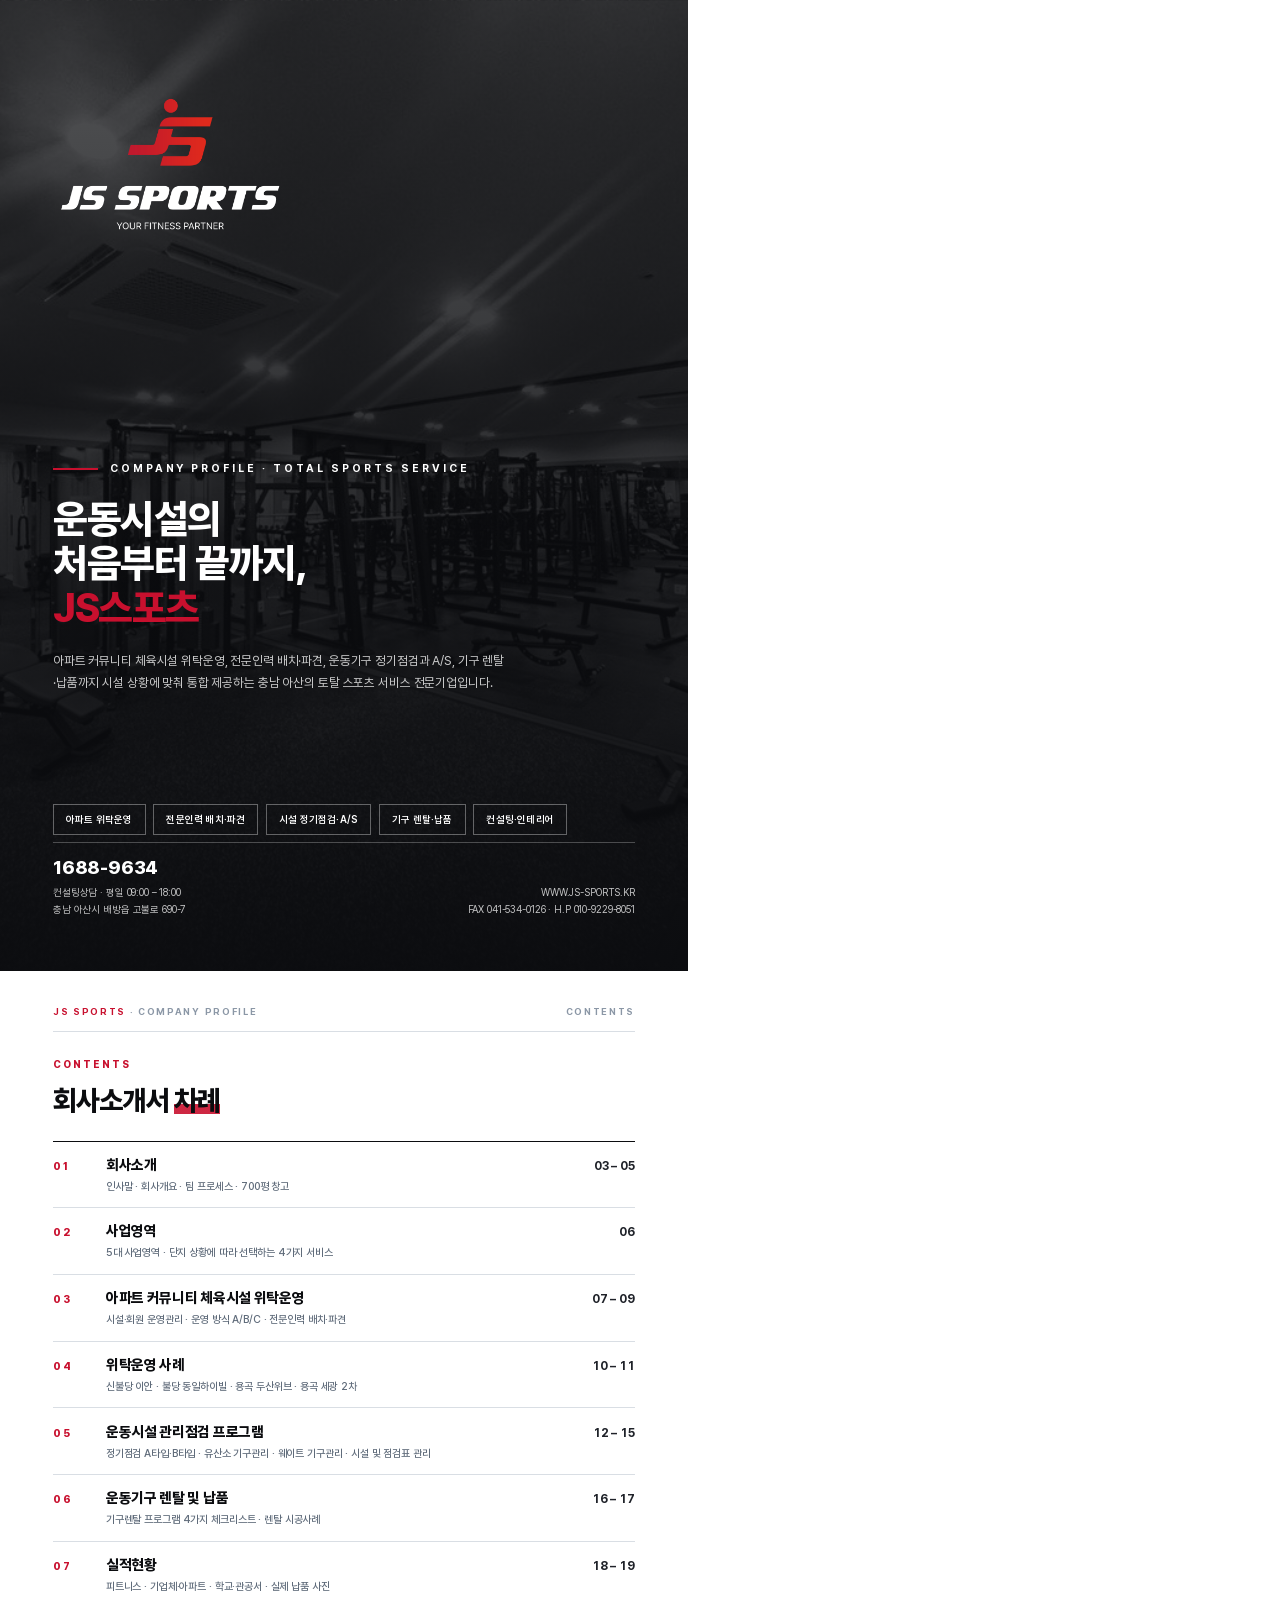
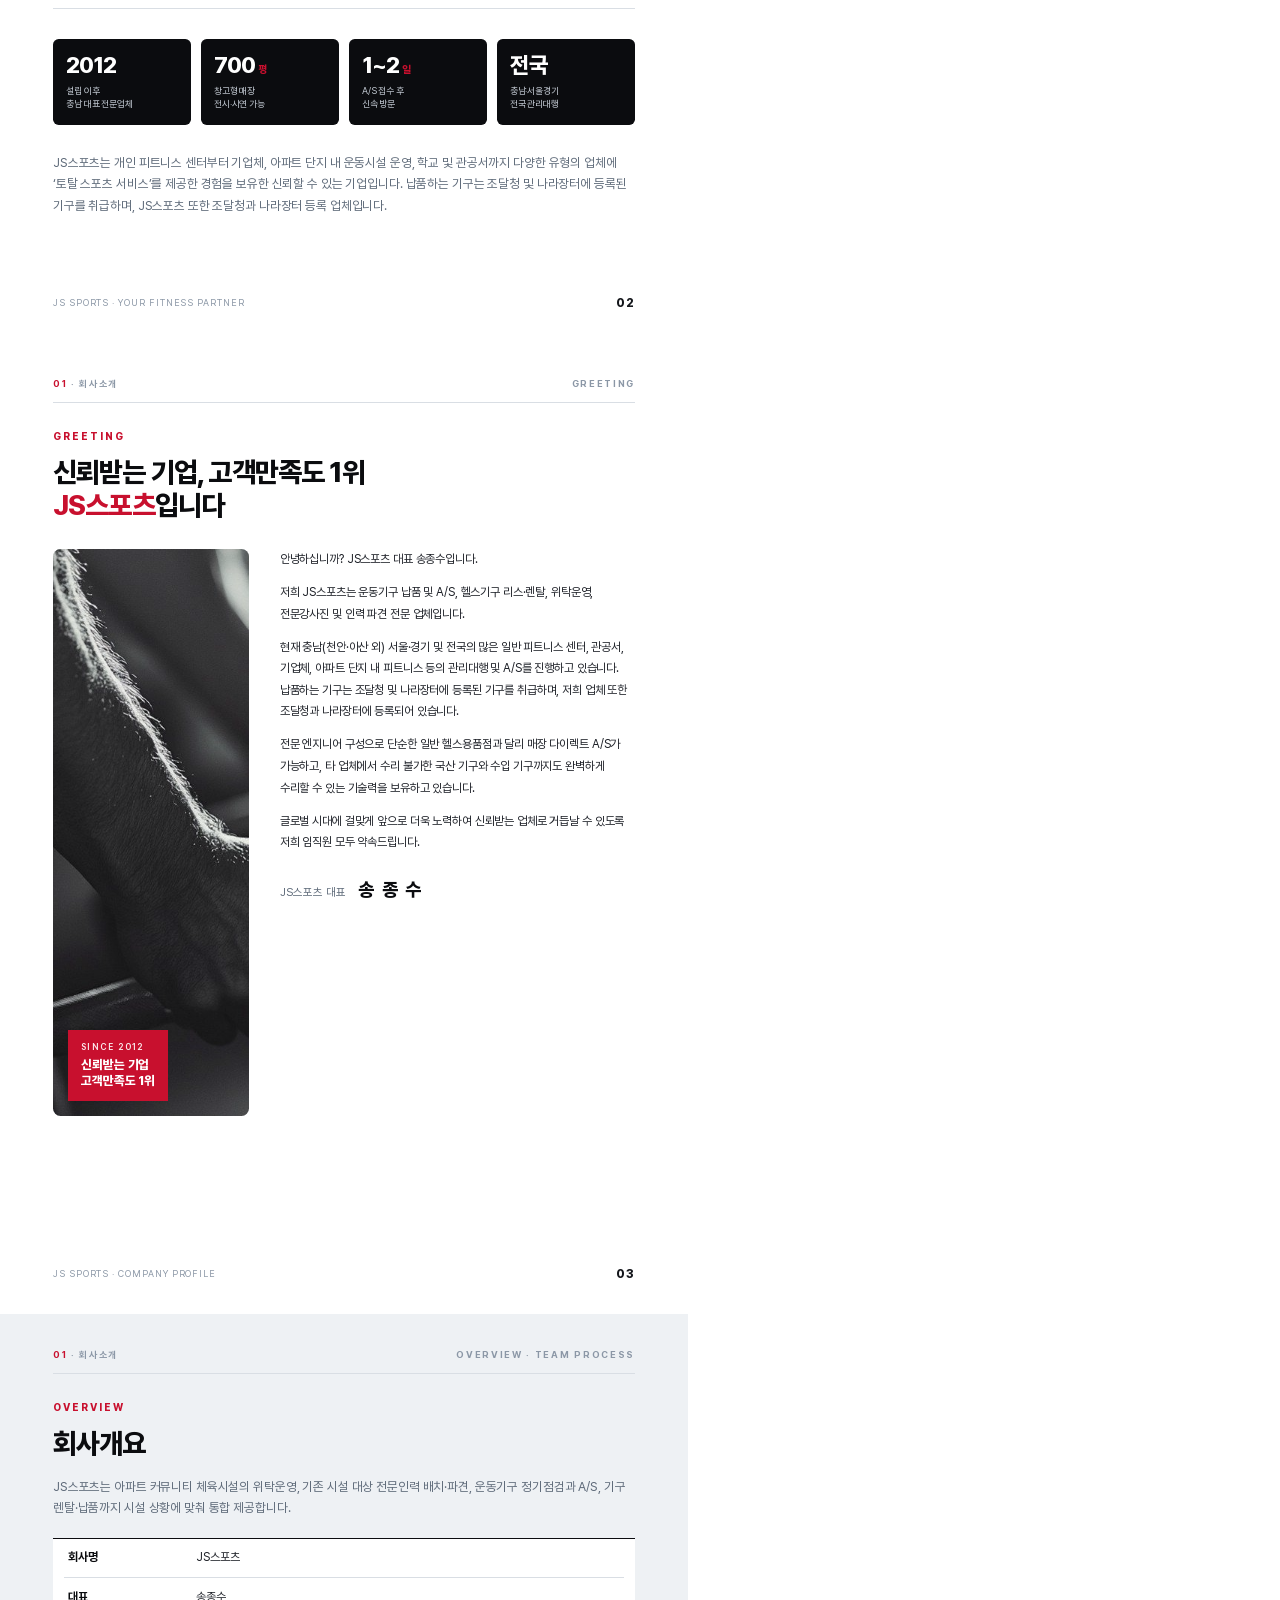
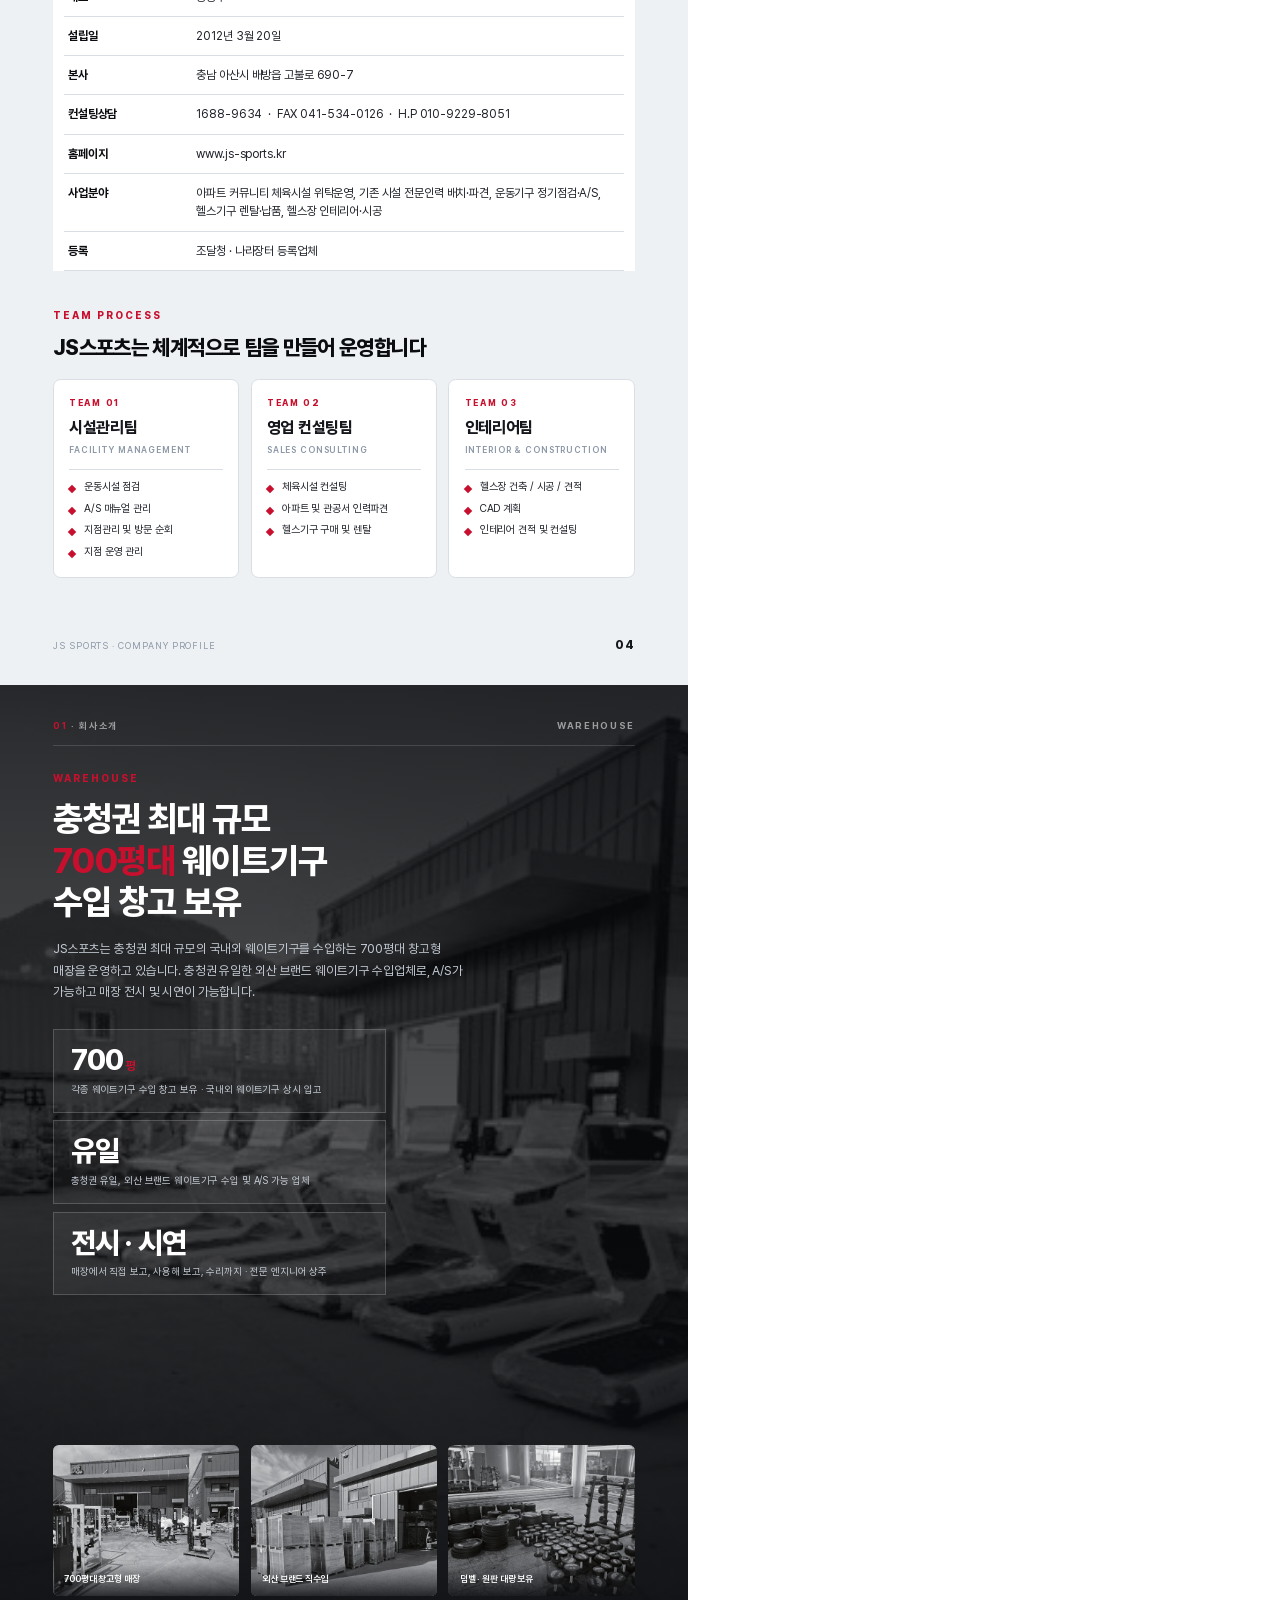
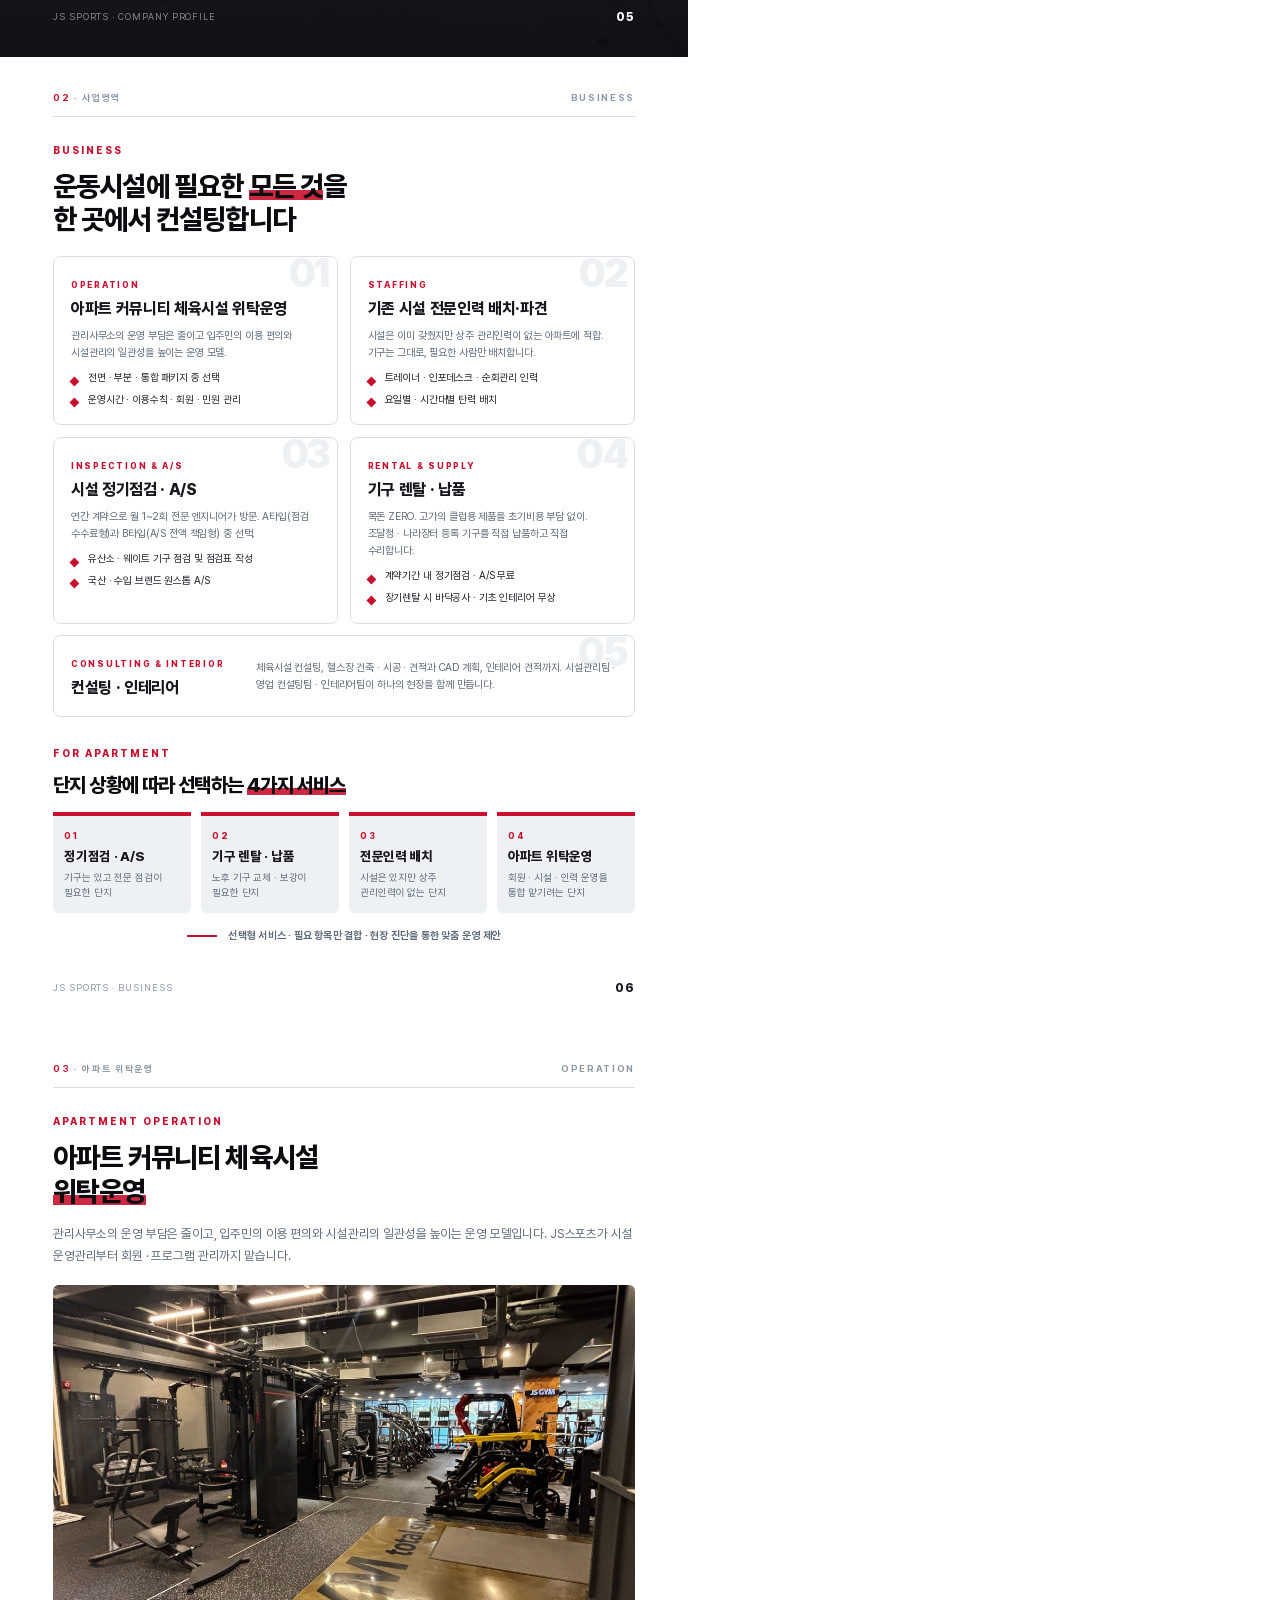
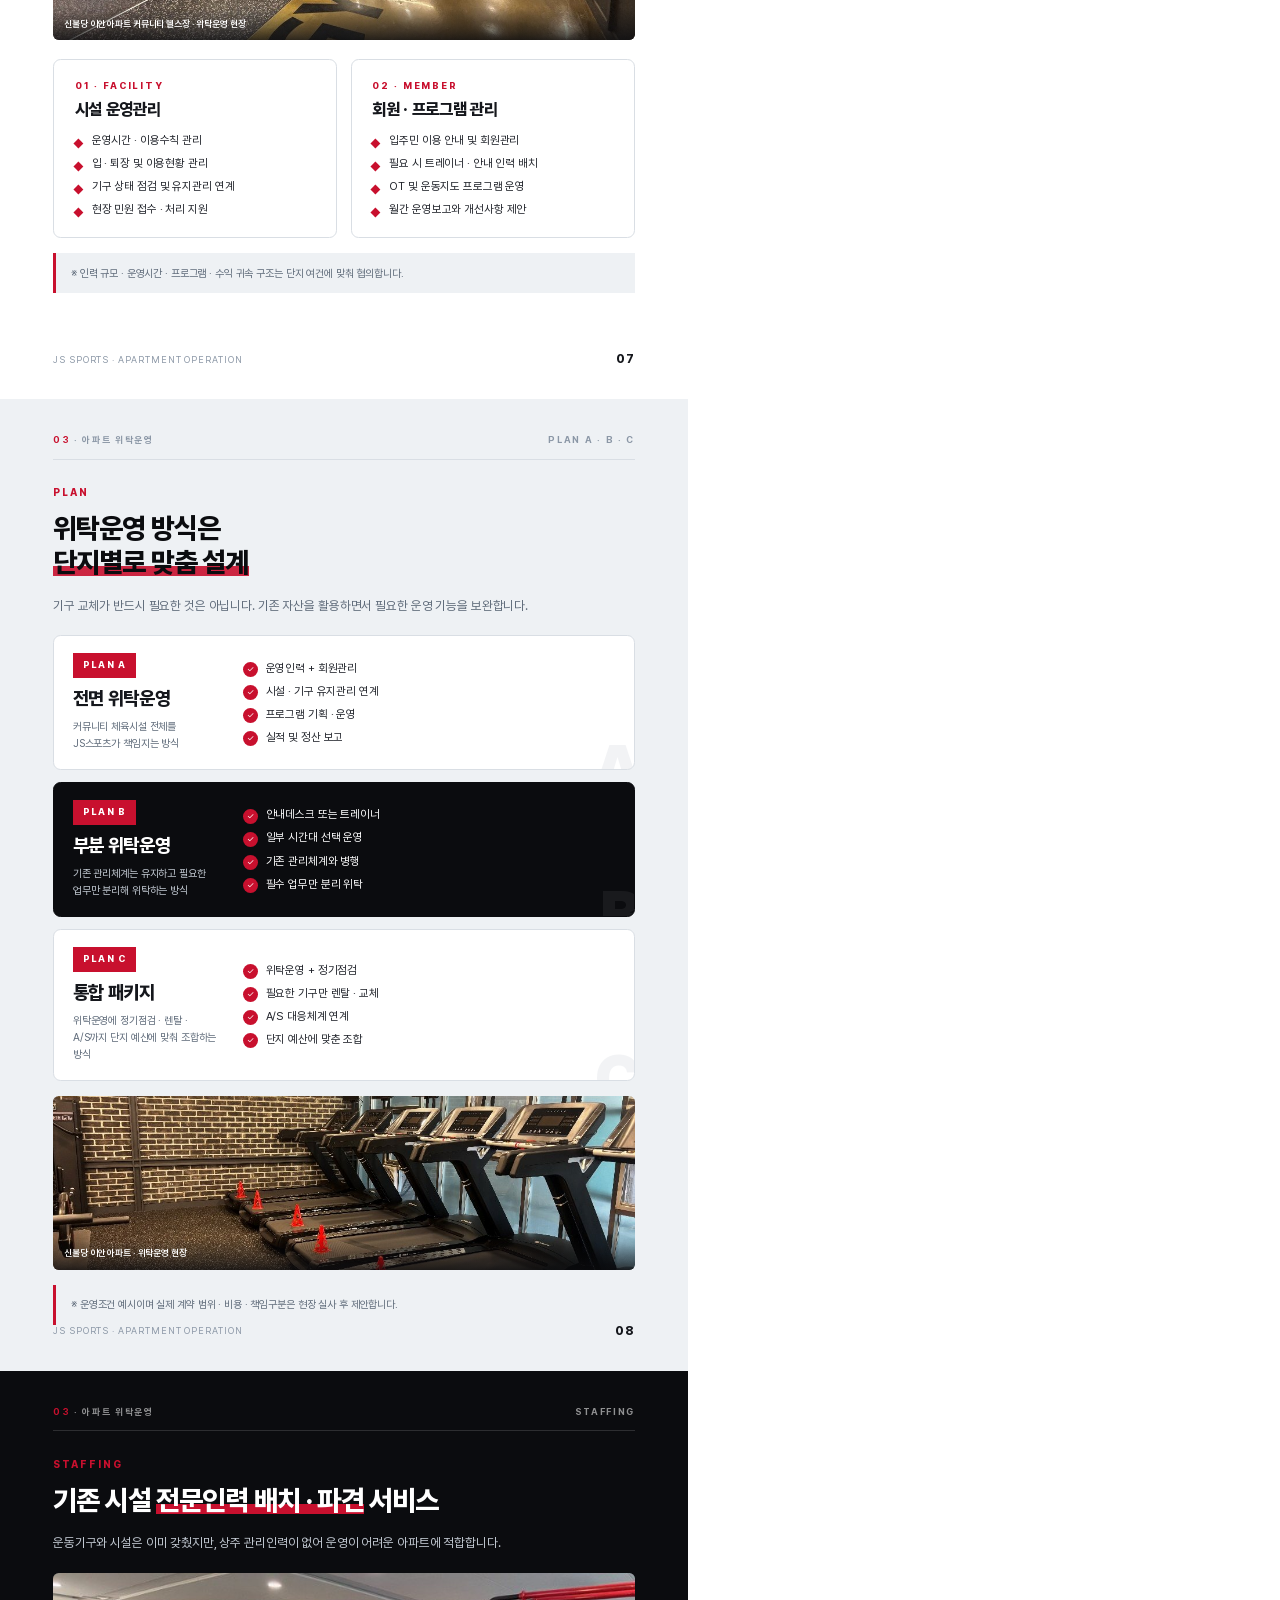
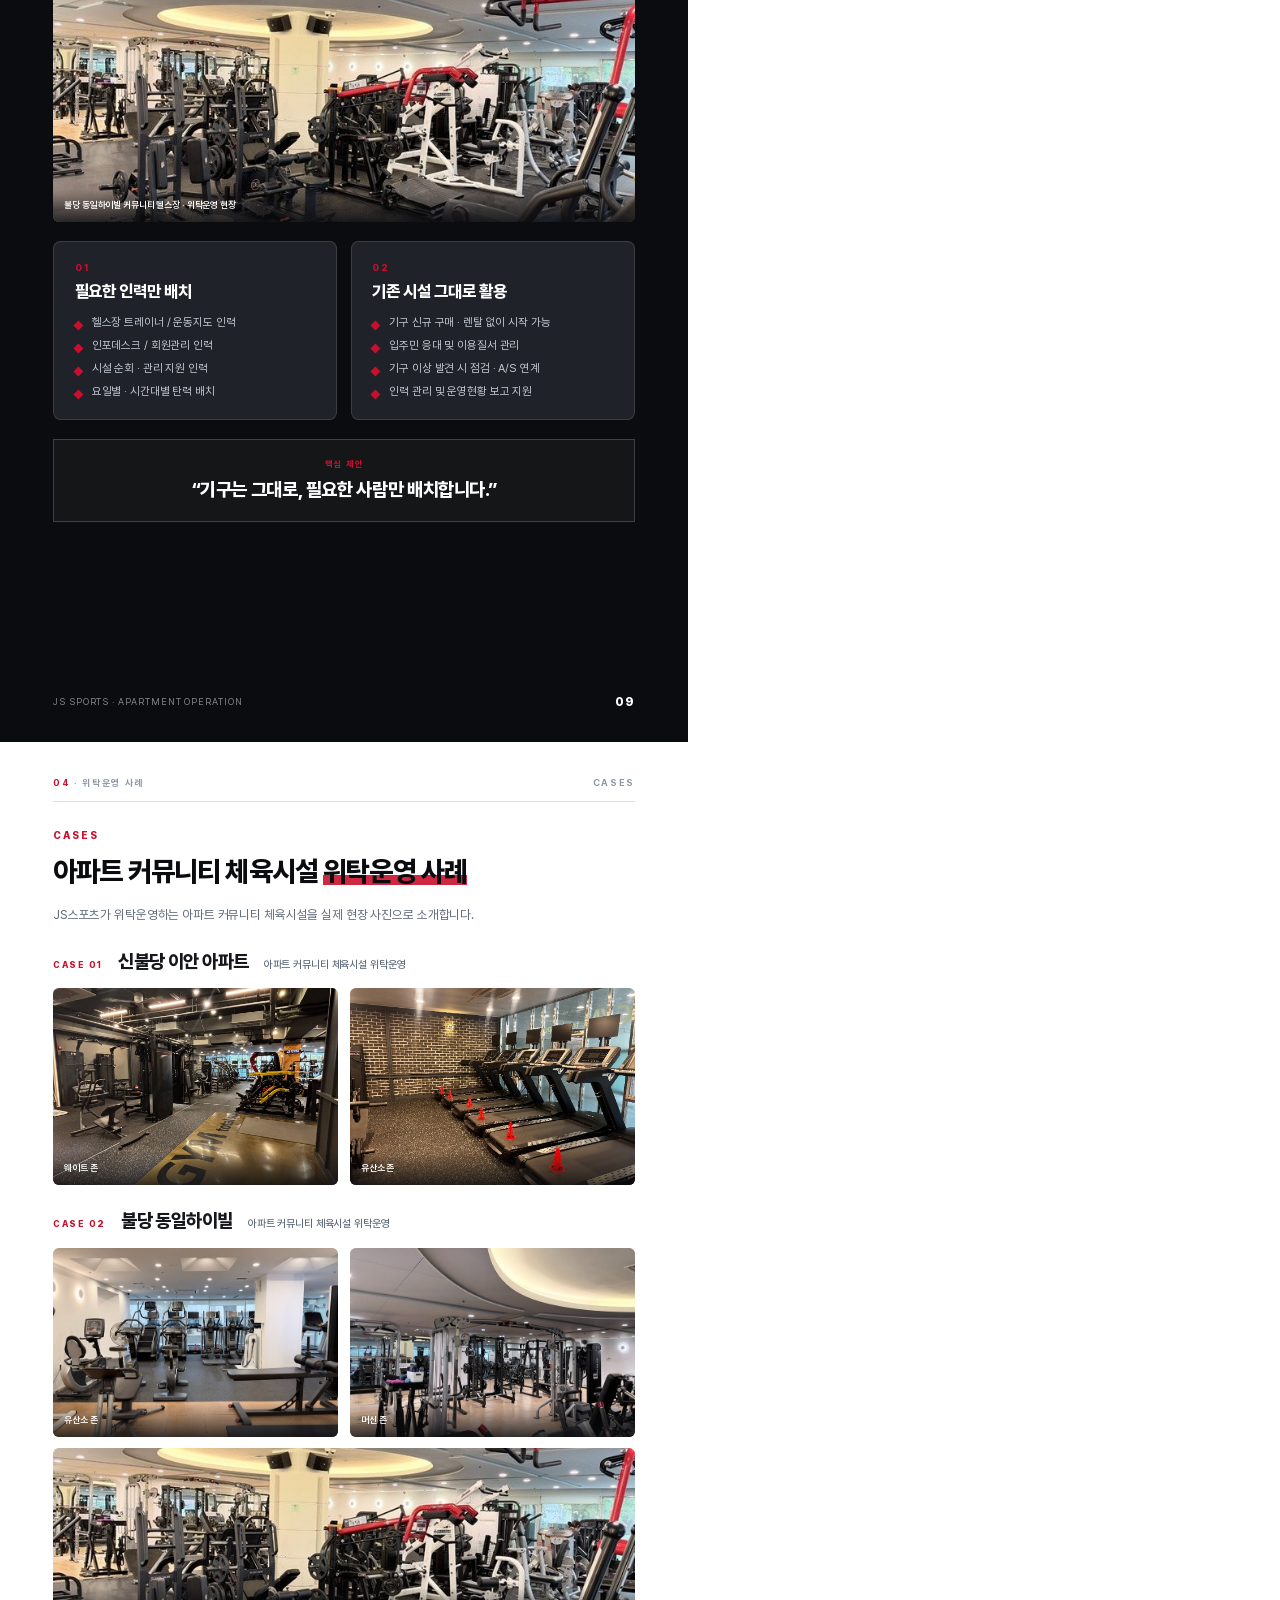
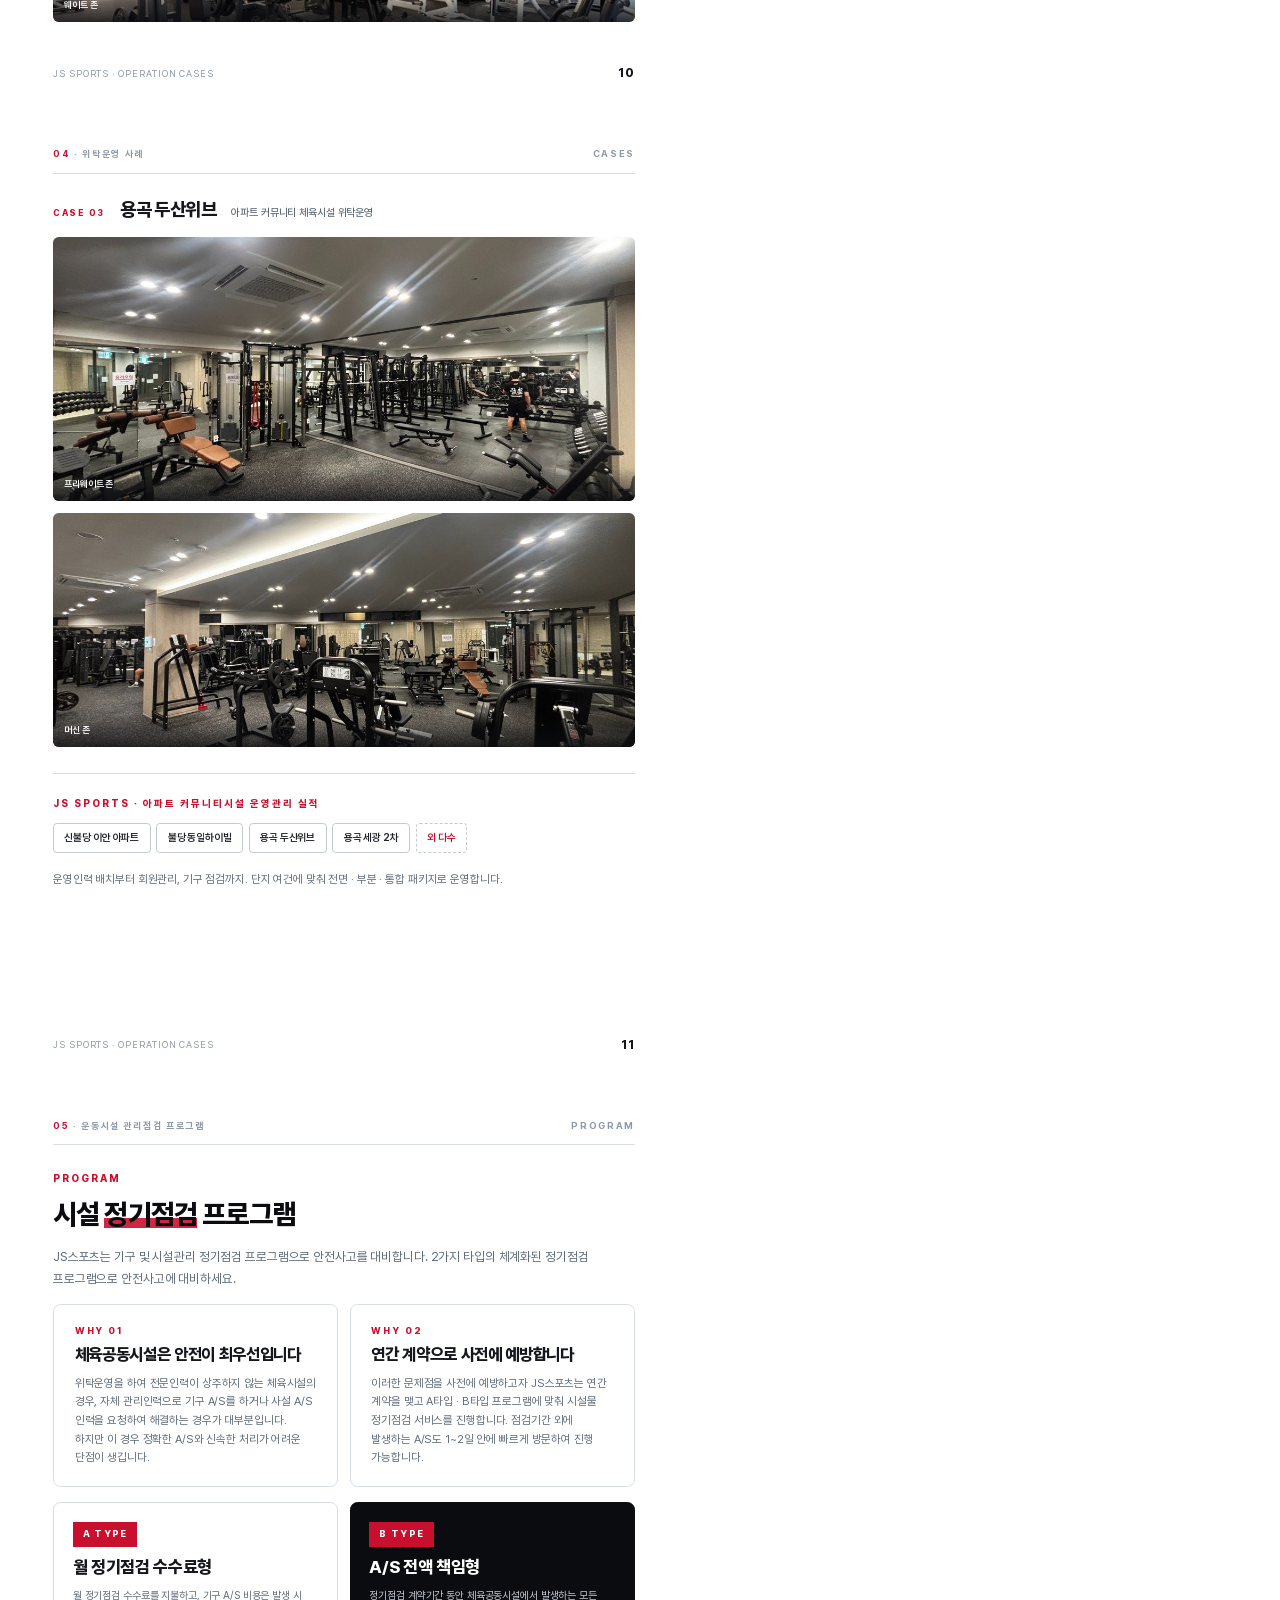
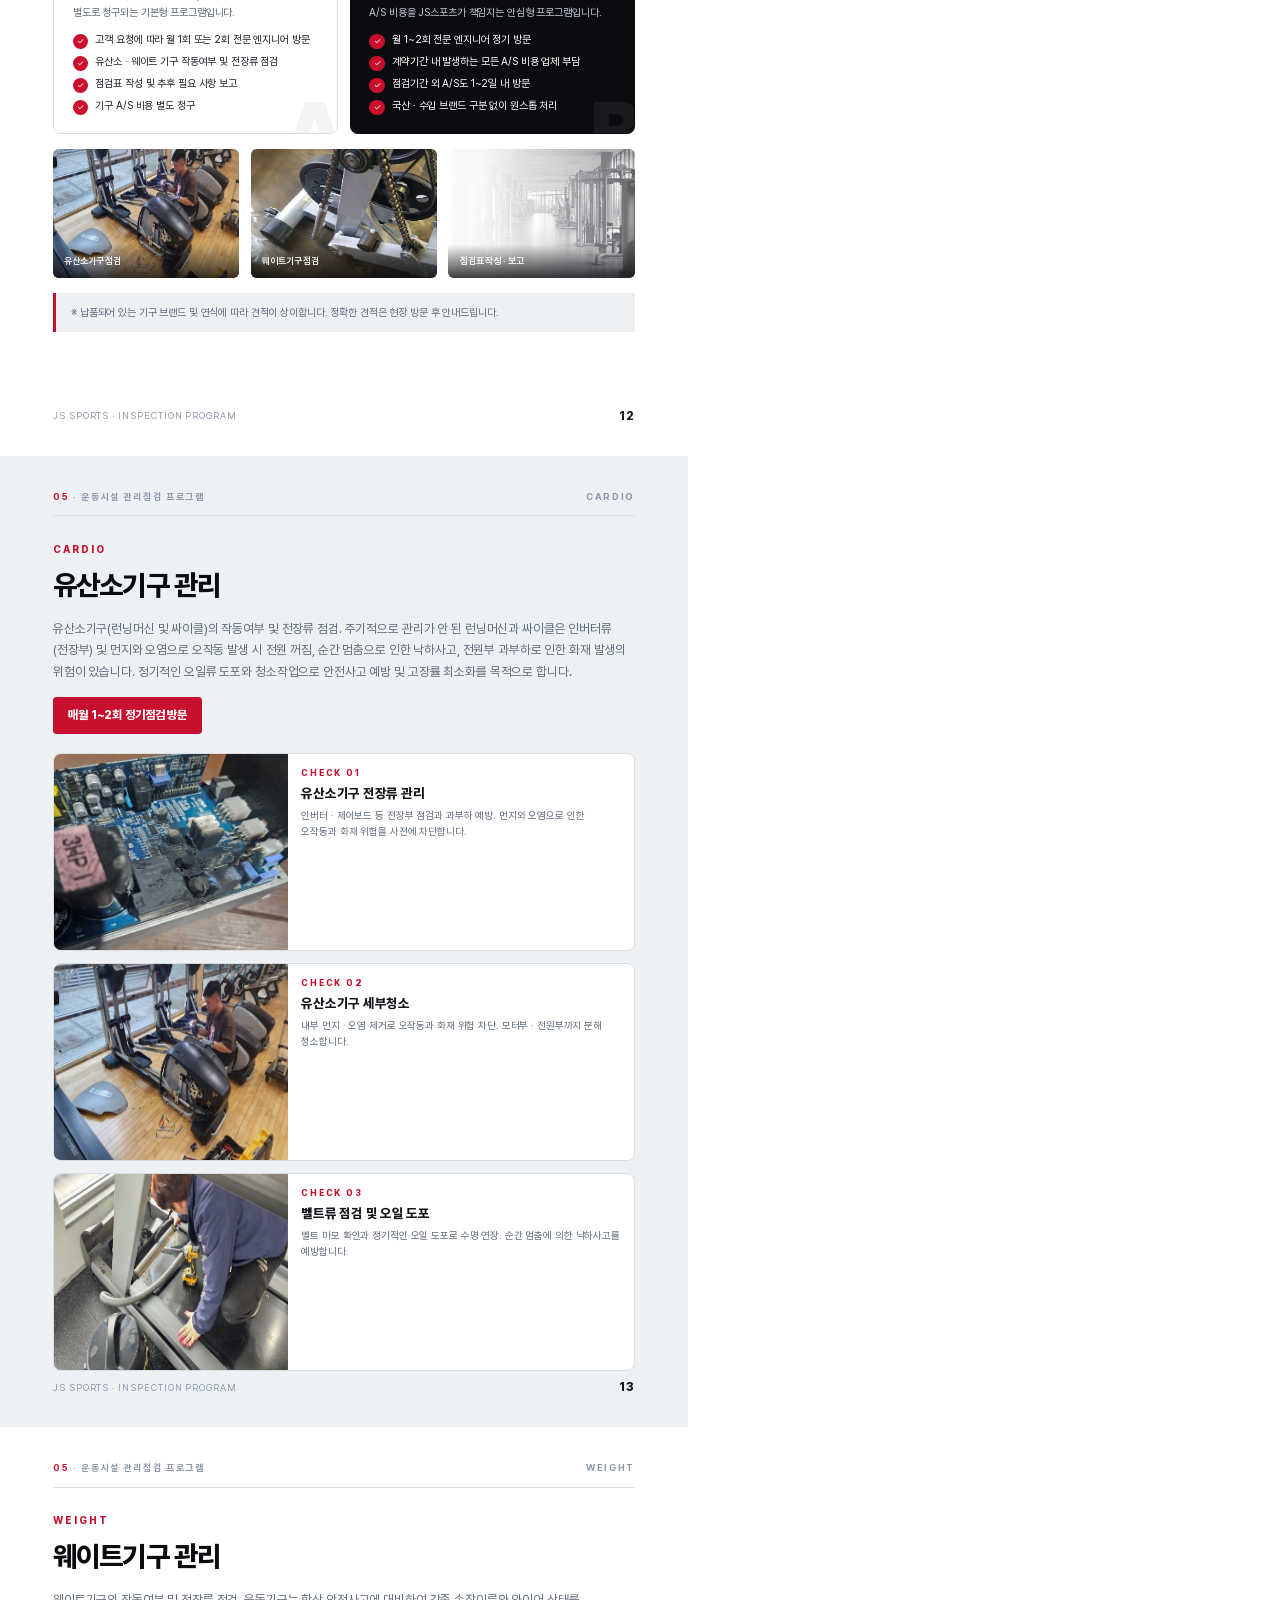
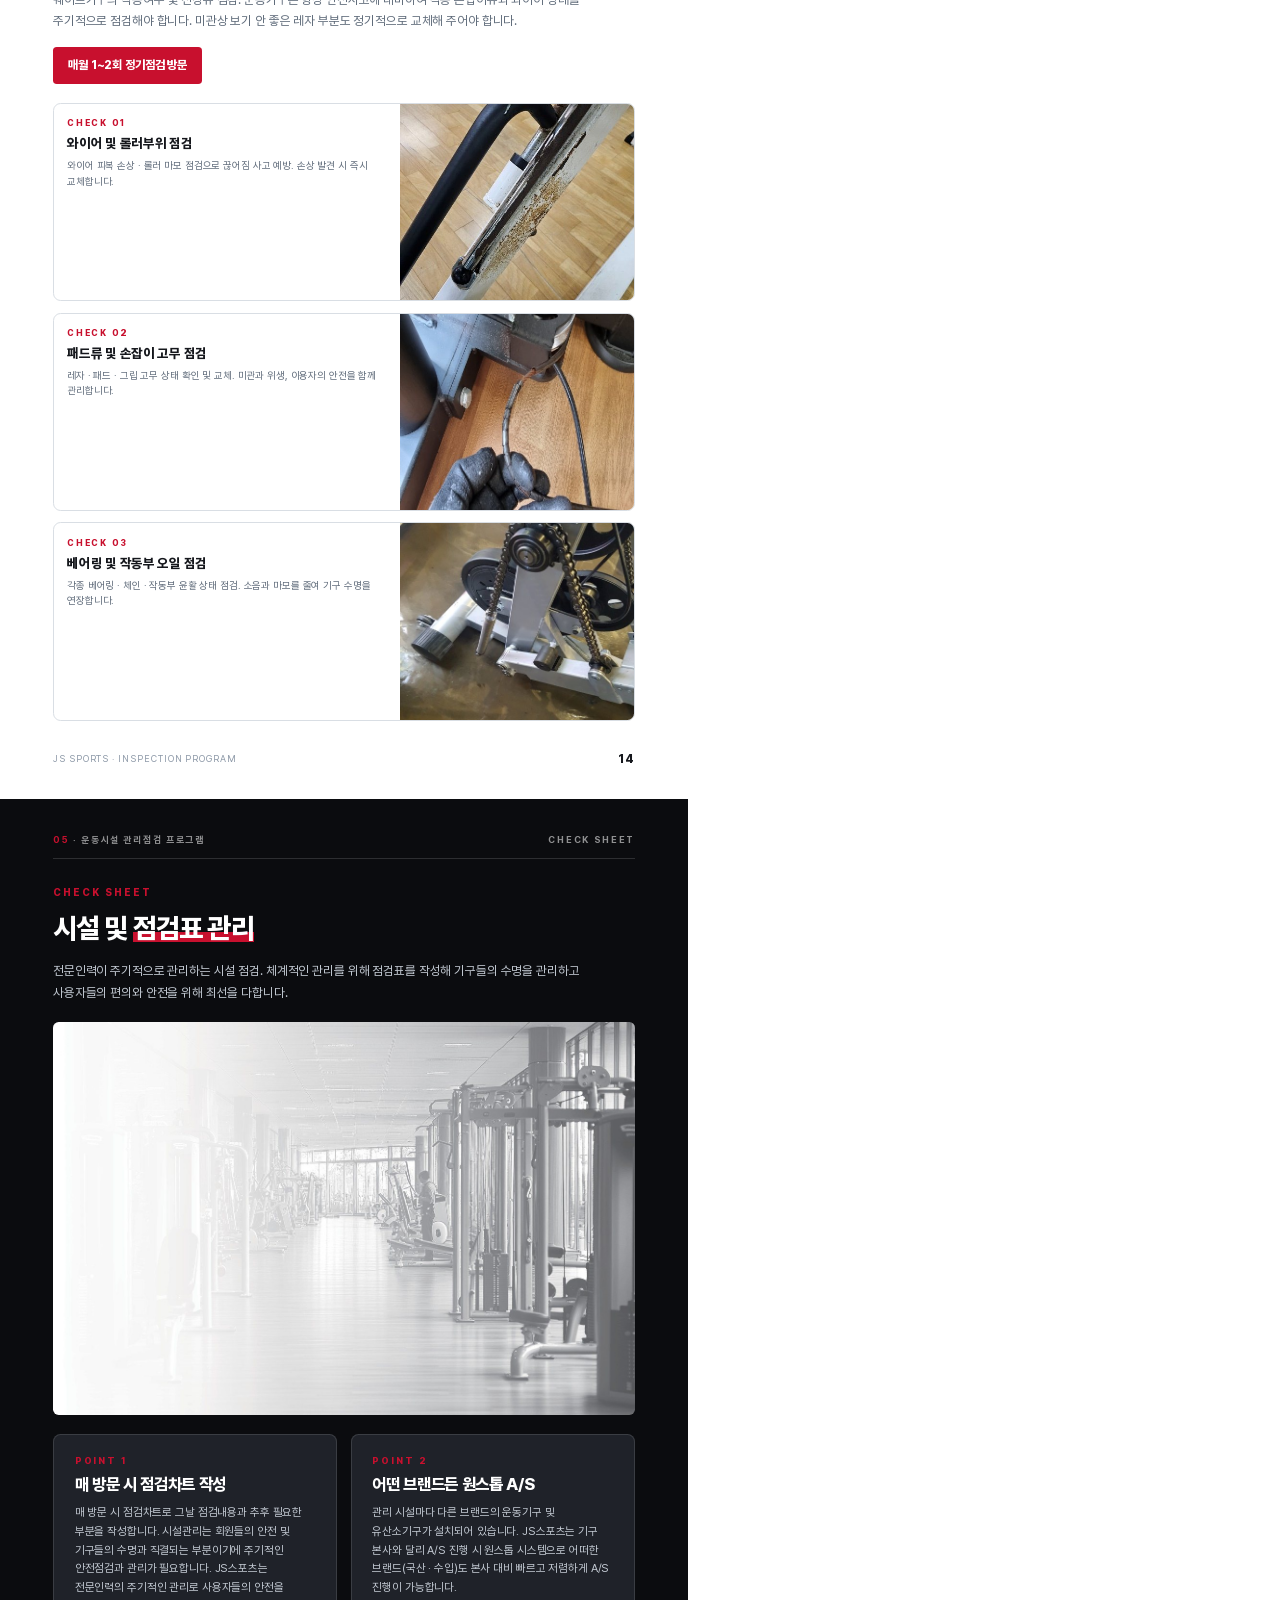
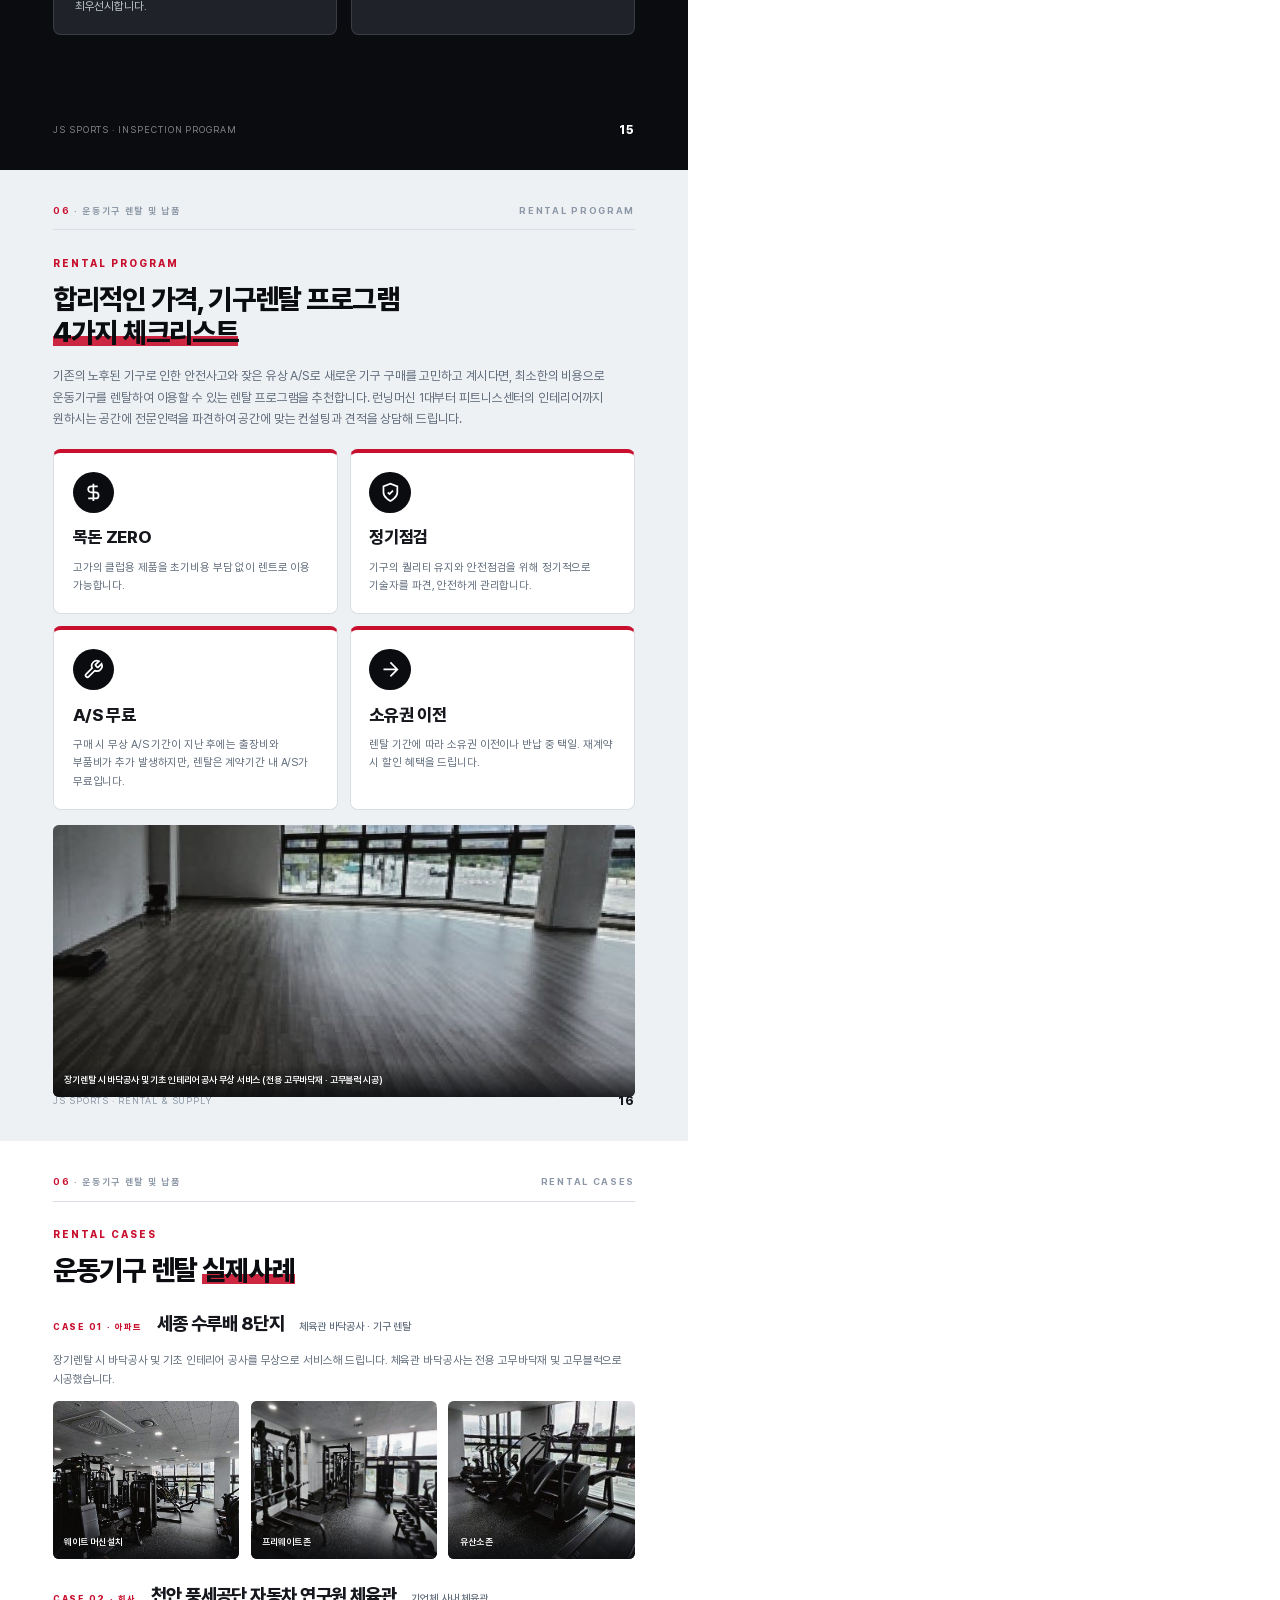
<file: catalog/catalog.html>
<!DOCTYPE html>
<html lang="ko">
<head>
<meta charset="UTF-8">
<title>JS스포츠 회사소개 카탈로그 (B5)</title>
<style>
@font-face{font-family:"Pretendard";src:url(fonts/Pretendard-Regular.woff2) format("woff2");font-weight:400}
@font-face{font-family:"Pretendard";src:url(fonts/Pretendard-Medium.woff2) format("woff2");font-weight:500}
@font-face{font-family:"Pretendard";src:url(fonts/Pretendard-SemiBold.woff2) format("woff2");font-weight:600}
@font-face{font-family:"Pretendard";src:url(fonts/Pretendard-Bold.woff2) format("woff2");font-weight:700}
@font-face{font-family:"Pretendard";src:url(fonts/Pretendard-ExtraBold.woff2) format("woff2");font-weight:800}
@font-face{font-family:"Pretendard";src:url(fonts/Pretendard-Black.woff2) format("woff2");font-weight:900}

/* ===== B5 (JIS) 182 x 257mm ===== */
:root{
  --b:0mm;             /* bleed (재단여백) */
  --W:182mm;--H:257mm;
  --m:14mm;            /* 안쪽 여백 */
  --red:#C8102E;--red-deep:#8F0A1F;--black:#0B0C0F;--ink:#15171C;--ink2:#1F2229;
  --steel:#5F6B7A;--steel2:#8B97A6;--steel3:#C3CAD3;--pale:#EEF1F4;--line:#D9DEE4;
}
@page{size:182mm 257mm;margin:0}
*{box-sizing:border-box;margin:0;padding:0}
html,body{background:#fff}
body{font-family:"Pretendard",-apple-system,"Malgun Gothic",sans-serif;color:var(--ink);line-height:1.55;letter-spacing:-.01em;word-break:keep-all;-webkit-print-color-adjust:exact;print-color-adjust:exact;font-size:9.5pt}
img{display:block}
ul{list-style:none}

.pg{position:relative;width:calc(var(--W) + 2*var(--b));height:calc(var(--H) + 2*var(--b));overflow:hidden;background:#fff;page-break-after:always;break-after:page}
.pg:last-child{page-break-after:auto;break-after:auto}
.pg.dark{background:var(--black);color:#fff}
.pg.pale{background:var(--pale)}
.pg.red{background:var(--red);color:#fff}
.bg{position:absolute;inset:0;background-size:cover;background-position:center}
.in{position:absolute;left:calc(var(--b) + var(--m));right:calc(var(--b) + var(--m));top:calc(var(--b) + 22mm);bottom:calc(var(--b) + 16mm)}
.hd{position:absolute;left:calc(var(--b) + var(--m));right:calc(var(--b) + var(--m));top:calc(var(--b) + 9mm);display:flex;justify-content:space-between;align-items:center;font-size:7pt;font-weight:700;letter-spacing:.18em;color:var(--steel2);text-transform:uppercase}
.hd b{color:var(--red)}
.hd::after{content:"";position:absolute;left:0;right:0;bottom:-3mm;height:.4pt;background:var(--line)}
.dark .hd{color:rgba(255,255,255,.55)}
.dark .hd::after{background:rgba(255,255,255,.14)}
.pn{position:absolute;left:calc(var(--b) + var(--m));right:calc(var(--b) + var(--m));bottom:calc(var(--b) + 8mm);display:flex;justify-content:space-between;align-items:center;font-size:7pt;color:var(--steel2);letter-spacing:.1em}
.pn b{font-size:9pt;color:var(--ink);font-weight:800}
.dark .pn{color:rgba(255,255,255,.5)}.dark .pn b{color:#fff}
.pn.r{justify-content:flex-end}

.eyebrow{display:inline-block;font-size:7.5pt;font-weight:800;letter-spacing:.2em;color:var(--red);text-transform:uppercase;margin-bottom:3mm}
h2.t{font-size:21pt;font-weight:800;letter-spacing:-.03em;line-height:1.2;color:var(--black)}
.dark h2.t{color:#fff}
h2.t em{font-style:normal;color:var(--red)}
h2.t .hl{background:linear-gradient(transparent 62%,rgba(200,16,46,.9) 62%,rgba(200,16,46,.9) 92%,transparent 92%)}
.dark h2.t .hl{background:linear-gradient(transparent 62%,var(--red) 62%,var(--red) 92%,transparent 92%)}
p.lead{margin-top:4mm;font-size:9.5pt;line-height:1.7;color:var(--steel)}
.dark p.lead{color:var(--steel3)}
.sec{margin-bottom:7mm}

/* photos */
.ph{overflow:hidden;background:var(--pale);position:relative;border-radius:1.5mm}
.ph img{width:100%;height:100%;object-fit:cover}
.ph figcaption{position:absolute;left:0;right:0;bottom:0;padding:2.5mm 3mm;background:linear-gradient(180deg,transparent,rgba(11,12,15,.8));color:#fff;font-size:7pt;font-weight:600}
.g2{display:grid;grid-template-columns:1fr 1fr;gap:3mm}
.g3{display:grid;grid-template-columns:1fr 1fr 1fr;gap:3mm}

/* cards */
.card{border:.5pt solid var(--line);border-radius:2mm;padding:5mm 5.5mm;background:#fff}
.card b.no{display:block;font-size:7pt;font-weight:800;letter-spacing:.2em;color:var(--red)}
.card h3{margin-top:1.5mm;font-size:12.5pt;font-weight:800;letter-spacing:-.02em;line-height:1.3}
.card p{margin-top:2mm;font-size:8.5pt;line-height:1.65;color:var(--steel)}
.card.dk{background:var(--ink2);border-color:rgba(255,255,255,.12);color:#fff}
.card.dk p{color:var(--steel3)}
.list{margin-top:3mm;display:grid;gap:1.6mm}
.list li{position:relative;padding-left:4.5mm;font-size:8.5pt;line-height:1.5;color:var(--ink2)}
.list li::before{content:"";position:absolute;left:0;top:2mm;width:1.8mm;height:1.8mm;background:var(--red);transform:rotate(45deg)}
.dk .list li{color:var(--steel3)}
.chk li{padding-left:6mm}
.chk li::before{content:"✓";width:4mm;height:4mm;border-radius:50%;background:var(--red);color:#fff;font-size:6.5pt;display:flex;align-items:center;justify-content:center;transform:none;top:.6mm}
.note{margin-top:4mm;padding:3mm 4mm;background:var(--pale);border-left:1mm solid var(--red);color:var(--steel);font-size:8pt;line-height:1.6}
.dark .note{background:rgba(255,255,255,.06);color:var(--steel3)}
.chip{display:inline-block;padding:1.6mm 2.8mm;border:.5pt solid var(--steel3);font-size:7.8pt;font-weight:600;color:var(--ink2);margin:0 1.4mm 1.4mm 0;background:#fff;border-radius:1mm}
.chip.etc{color:var(--red);border-style:dashed}
.dark .chip{background:rgba(255,255,255,.04);border-color:rgba(255,255,255,.18);color:var(--steel3)}
.stat{padding:4mm 4.5mm;border:.5pt solid rgba(255,255,255,.18);background:rgba(255,255,255,.05)}
.stat b{display:block;font-size:22pt;font-weight:800;letter-spacing:-.04em;line-height:1;color:#fff}
.stat b small{font-size:9pt;color:var(--red);margin-left:1mm;font-weight:700}
.stat span{display:block;margin-top:2mm;font-size:7.5pt;color:var(--steel3);line-height:1.45}
.dl{border-top:1.2pt solid var(--black)}
.dl div{display:grid;grid-template-columns:30mm 1fr;gap:4mm;padding:2.6mm 1mm;border-bottom:.5pt solid var(--line);font-size:9pt}
.dl dt{font-weight:700;color:var(--black)}
.dl dd{color:var(--ink2)}

/* ===== COVER ===== */
.cover .bg{background-image:url(../img/op-doosan-1.jpg);filter:grayscale(1) contrast(1.05);opacity:.5}
.cover .veil{position:absolute;inset:0;background:linear-gradient(180deg,rgba(11,12,15,.4) 0%,rgba(11,12,15,.75) 55%,rgba(11,12,15,.98) 100%)}
.cover .logo{position:absolute;left:calc(var(--b) + var(--m));top:calc(var(--b) + 24mm);width:62mm}
.cover .kicker{position:absolute;left:calc(var(--b) + var(--m));top:calc(var(--b) + 122mm);color:#fff}
.cover .kicker small{display:flex;align-items:center;gap:3mm;font-size:8pt;font-weight:700;letter-spacing:.28em;color:#fff}
.cover .kicker small::before{content:"";width:12mm;height:.6mm;background:var(--red)}
.cover .kicker h1{margin-top:5mm;font-size:30pt;font-weight:800;letter-spacing:-.035em;line-height:1.12}
.cover .kicker h1 em{font-style:normal;color:var(--red)}
.cover .kicker p{margin-top:5mm;font-size:9.5pt;line-height:1.75;color:rgba(255,255,255,.78);max-width:120mm}
.cover .tags{position:absolute;left:calc(var(--b) + var(--m));bottom:calc(var(--b) + 36mm);display:flex;flex-wrap:wrap;gap:2mm;max-width:150mm}
.cover .tags span{padding:1.8mm 3.2mm;border:.5pt solid rgba(255,255,255,.35);color:#fff;font-size:7.5pt;font-weight:600;letter-spacing:.02em}
.cover .foot{position:absolute;left:calc(var(--b) + var(--m));right:calc(var(--b) + var(--m));bottom:calc(var(--b) + 14mm);display:flex;justify-content:space-between;align-items:flex-end;color:rgba(255,255,255,.75);font-size:7.5pt;line-height:1.7;border-top:.5pt solid rgba(255,255,255,.25);padding-top:4mm}
.cover .foot b{display:block;color:#fff;font-size:14pt;font-weight:800;letter-spacing:-.01em;line-height:1.1;margin-bottom:1.5mm}
.cover .foot .r{text-align:right}

/* ===== CONTENTS ===== */
.toc{display:grid;grid-template-columns:1fr;gap:0;margin-top:6mm;border-top:1.2pt solid var(--black)}
.toc li{display:grid;grid-template-columns:10mm 1fr 14mm;align-items:baseline;gap:4mm;padding:3.2mm 0;border-bottom:.5pt solid var(--line)}
.toc li b{font-size:8pt;color:var(--red);letter-spacing:.15em;font-weight:800}
.toc li strong{font-size:11pt;font-weight:800;letter-spacing:-.02em;color:var(--black)}
.toc li small{display:block;font-size:8pt;color:var(--steel);margin-top:.6mm;font-weight:500}
.toc li span{text-align:right;font-size:9pt;font-weight:700;color:var(--ink2);font-variant-numeric:tabular-nums}
.kstats{display:grid;grid-template-columns:repeat(4,1fr);gap:2.5mm;margin-top:8mm}
.kstats .k{padding:4mm 3.5mm;background:var(--black);color:#fff;border-radius:1.5mm}
.kstats .k b{display:block;font-size:17pt;font-weight:800;letter-spacing:-.04em;line-height:1}
.kstats .k b small{font-size:8pt;color:var(--red);margin-left:.8mm}
.kstats .k span{display:block;margin-top:2mm;font-size:7pt;color:var(--steel3);line-height:1.4}

/* ===== GREETING ===== */
.greet{display:grid;grid-template-columns:52mm 1fr;gap:8mm;align-items:start;margin-top:7mm}
.greet .ph{height:150mm;border-radius:2mm}
.greet .ph img{filter:grayscale(.3)}
.greet .badge{position:absolute;left:4mm;bottom:4mm;background:var(--red);color:#fff;padding:3mm 3.5mm;font-weight:800;font-size:9.5pt;line-height:1.3}
.greet .badge small{display:block;font-size:6.5pt;letter-spacing:.14em;opacity:.9;margin-bottom:1mm;font-weight:600}
.greet .body{display:grid;gap:3mm;font-size:9pt;line-height:1.8;color:var(--ink2)}
.greet .sign{margin-top:6mm;font-size:8.5pt;color:var(--steel)}
.greet .sign b{font-size:14pt;color:var(--black);font-weight:800;margin-left:2.5mm;letter-spacing:.1em}

/* ===== TEAM ===== */
.team{display:grid;grid-template-columns:repeat(3,1fr);gap:3mm;margin-top:5mm}
.team .tc{background:#fff;border:.5pt solid var(--line);padding:4.5mm 4mm;border-radius:2mm}
.team .tc b.no{display:block;font-size:6.5pt;font-weight:800;color:var(--red);letter-spacing:.2em}
.team .tc h3{margin-top:1.5mm;font-size:12pt;font-weight:800;letter-spacing:-.02em}
.team .tc h3 small{display:block;font-size:6.5pt;color:var(--steel2);letter-spacing:.1em;font-weight:600;margin-top:.8mm}
.team .tc ul{margin-top:3mm;border-top:.5pt solid var(--line);padding-top:2.5mm;display:grid;gap:1.3mm}
.team .tc li{position:relative;padding-left:4mm;font-size:8pt;color:var(--ink2)}
.team .tc li::before{content:"";position:absolute;left:0;top:1.8mm;width:1.6mm;height:1.6mm;background:var(--red);transform:rotate(45deg)}

/* ===== WAREHOUSE ===== */
.wh .bg{background-image:url(../img/warehouse-2.jpg);filter:grayscale(1) contrast(1.05)}
.wh .veil{position:absolute;inset:0;background:linear-gradient(180deg,rgba(11,12,15,.88) 0%,rgba(11,12,15,.72) 45%,rgba(11,12,15,.95) 100%)}
.wh .in{color:#fff}
.wh h2.t{color:#fff;font-size:26pt}
.wh .stats3{display:grid;grid-template-columns:1fr;gap:2mm;margin-top:7mm;max-width:88mm}
.wh .ph{border-radius:1.5mm}
.wh .g3{position:absolute;left:0;right:0;bottom:0}
.wh .g3 .ph{height:40mm}

/* ===== AREAS ===== */
.areas{display:grid;grid-template-columns:1fr 1fr;gap:3mm;margin-top:5mm}
.area{position:relative;border:.5pt solid var(--line);border-radius:2mm;padding:4.5mm 4.5mm 4.5mm;overflow:hidden;background:#fff}
.area .big{position:absolute;right:2mm;top:-1mm;font-size:30pt;font-weight:900;color:var(--pale);letter-spacing:-.06em;line-height:1}
.area em{position:relative;font-style:normal;font-size:6.5pt;font-weight:800;letter-spacing:.2em;color:var(--red)}
.area h3{position:relative;margin-top:1.5mm;font-size:12pt;font-weight:800;letter-spacing:-.02em;line-height:1.3}
.area p{position:relative;margin-top:1.8mm;font-size:8pt;line-height:1.6;color:var(--steel)}
.area .list{margin-top:2.5mm}
.area .list li{font-size:7.8pt}
.pick{display:grid;grid-template-columns:repeat(4,1fr);gap:2.5mm;margin-top:4mm}
.pick .pk{border-top:1.2mm solid var(--red);background:var(--pale);padding:3.5mm 3mm;border-radius:0 0 1.5mm 1.5mm}
.pick .pk b{display:block;font-size:6.5pt;color:var(--red);letter-spacing:.2em;font-weight:800}
.pick .pk h4{margin-top:1.2mm;font-size:10pt;font-weight:800;letter-spacing:-.02em;line-height:1.25}
.pick .pk p{margin-top:1.5mm;font-size:7.5pt;color:var(--steel);line-height:1.5}
.tagline{margin-top:4mm;text-align:center;font-size:8pt;font-weight:700;color:var(--steel);letter-spacing:.02em}
.tagline::before{content:"";display:inline-block;width:8mm;height:.5mm;background:var(--red);vertical-align:middle;margin-right:3mm}

/* ===== OPERATION ===== */
.op2{display:grid;grid-template-columns:1fr 1fr;gap:3.5mm;margin-top:5mm}
.plans{display:grid;grid-template-columns:1fr;gap:3mm;margin-top:5mm}
.plan{position:relative;border:.5pt solid var(--line);border-radius:2mm;padding:4.5mm 5mm;display:grid;grid-template-columns:40mm 1fr;gap:5mm;align-items:start;overflow:hidden;background:#fff}
.plan.b{background:var(--black);color:#fff;border-color:var(--black)}
.plan .lab{display:inline-block;background:var(--red);color:#fff;font-weight:800;font-size:7pt;letter-spacing:.14em;padding:1.4mm 2.6mm}
.plan h3{margin-top:2.5mm;font-size:14pt;font-weight:800;letter-spacing:-.02em;line-height:1.25}
.plan p{margin-top:2mm;font-size:8pt;line-height:1.6;color:var(--steel)}
.plan.b p{color:var(--steel3)}
.plan .chk{margin-top:0;align-self:center}
.plan .chk li{font-size:8.5pt;color:var(--ink2)}
.plan.b .chk li{color:#fff}
.plan .bigl{position:absolute;right:-2mm;bottom:-8mm;font-size:48pt;font-weight:900;color:rgba(95,107,122,.08);line-height:1}
.plan.b .bigl{color:rgba(255,255,255,.06)}
.quote{margin-top:5mm;padding:5mm 6mm;border:.5pt solid rgba(255,255,255,.18);background:rgba(255,255,255,.04);text-align:center;font-size:14pt;font-weight:800;letter-spacing:-.02em;line-height:1.3;color:#fff}
.quote span{display:block;font-size:6.5pt;font-weight:800;letter-spacing:.2em;color:var(--red);margin-bottom:2mm}
.caseh{display:flex;align-items:baseline;gap:4mm;margin:0 0 3mm}
.caseh b{font-size:6.5pt;color:var(--red);letter-spacing:.2em;font-weight:800}
.caseh h3{font-size:14pt;font-weight:800;letter-spacing:-.03em}
.caseh small{font-size:8pt;color:var(--steel);font-weight:500}
.case{margin-bottom:6mm}

/* ===== TYPES A/B ===== */
.types{display:grid;grid-template-columns:1fr 1fr;gap:3mm;margin-top:4mm}
.type{position:relative;border:.5pt solid var(--line);border-radius:2mm;padding:5mm 5mm;overflow:hidden;background:#fff}
.type.b{background:var(--black);color:#fff;border-color:var(--black)}
.type .lab{display:inline-block;background:var(--red);color:#fff;font-weight:800;font-size:7pt;letter-spacing:.14em;padding:1.4mm 2.6mm}
.type h3{margin-top:2.5mm;font-size:13pt;font-weight:800;letter-spacing:-.02em;line-height:1.3}
.type p{margin-top:2mm;font-size:8pt;line-height:1.6;color:var(--steel)}
.type.b p{color:var(--steel3)}
.type .chk{margin-top:3mm}
.type .chk li{font-size:8pt}
.type.b .chk li{color:#fff}
.type .bigl{position:absolute;right:-2mm;bottom:-10mm;font-size:60pt;font-weight:900;color:rgba(95,107,122,.08);line-height:1}
.type.b .bigl{color:rgba(255,255,255,.06)}
.why{display:grid;grid-template-columns:1fr 1fr;gap:3mm;margin-top:4mm}

/* ===== CHECK (cardio/weight) ===== */
.feat{display:grid;grid-template-columns:repeat(3,1fr);gap:3mm;margin-top:5mm}
.feat .fc{border:.5pt solid var(--line);border-radius:2mm;overflow:hidden;background:#fff}
.feat .fc .ph{height:52mm;border-radius:0}
.feat .fc .tx{padding:3.5mm 3.5mm 4mm}
.feat .fc .tx b{display:block;font-size:6.5pt;letter-spacing:.2em;color:var(--red);font-weight:800}
.feat .fc .tx h4{margin-top:1.2mm;font-size:10pt;font-weight:800;letter-spacing:-.02em;line-height:1.3}
.feat .fc .tx p{margin-top:1.5mm;font-size:7.6pt;color:var(--steel);line-height:1.55}
.visit{display:inline-flex;align-items:center;gap:2.5mm;margin-top:4mm;padding:2.4mm 4mm;background:var(--red);color:#fff;font-weight:800;font-size:9pt;letter-spacing:-.01em;border-radius:1mm}

/* ===== RENTAL ===== */
.check4{display:grid;grid-template-columns:1fr 1fr;gap:3mm;margin-top:5mm}
.check4 .c{background:#fff;padding:5mm 5mm;border-radius:2mm;border:.5pt solid var(--line);border-top:1.2mm solid var(--red)}
.check4 .c .ico{width:11mm;height:11mm;border-radius:50%;background:var(--black);color:#fff;display:flex;align-items:center;justify-content:center;margin-bottom:3mm}
.check4 .c .ico svg{width:5.5mm;height:5.5mm}
.check4 .c h3{font-size:13pt;font-weight:800;letter-spacing:-.02em}
.check4 .c p{margin-top:1.8mm;color:var(--steel);font-size:8.3pt;line-height:1.65}

/* ===== PORTFOLIO ===== */
.pf{margin-top:5mm}
.pf .blk{margin-bottom:5mm;padding-bottom:4mm;border-bottom:.5pt solid var(--line)}
.pf .blk:last-child{border:0}
.pf h3{font-size:12pt;font-weight:800;letter-spacing:-.02em;margin-bottom:2.5mm}
.pf h3 b{display:inline-block;font-size:6.5pt;letter-spacing:.2em;color:var(--red);margin-right:3mm;vertical-align:middle}
.pf p{font-size:8pt;color:var(--steel);line-height:1.6;margin-bottom:2.5mm}

/* ===== BACK ===== */
.back .bg{background-image:url(../img/dumbbells-blur.jpg);opacity:.35}
.back .veil{position:absolute;inset:0;background:linear-gradient(180deg,rgba(11,12,15,.85),rgba(11,12,15,.98))}
.back .mid{position:absolute;left:calc(var(--b) + var(--m));right:calc(var(--b) + var(--m));top:calc(var(--b) + 60mm);color:#fff}
.back .mid img{width:70mm}
.back .mid h2{margin-top:12mm;font-size:22pt;font-weight:800;letter-spacing:-.03em;line-height:1.25}
.back .mid h2 em{font-style:normal;color:var(--red)}
.back .mid p{margin-top:4mm;font-size:9pt;color:rgba(255,255,255,.72);line-height:1.7}
.back .tel{margin-top:10mm;display:flex;align-items:center;gap:4mm;font-size:30pt;font-weight:800;letter-spacing:-.02em;line-height:1}
.back .tel svg{width:10mm;height:10mm}
.back .tel small{display:block;font-size:7.5pt;letter-spacing:.14em;font-weight:600;color:rgba(255,255,255,.7);margin-top:2mm}
.back .addr{position:absolute;left:calc(var(--b) + var(--m));right:calc(var(--b) + var(--m));bottom:calc(var(--b) + 16mm);color:rgba(255,255,255,.8);font-size:8.5pt;line-height:1.9;border-top:.5pt solid rgba(255,255,255,.25);padding-top:5mm;display:grid;grid-template-columns:1fr 1fr;gap:6mm}
.back .qr{position:absolute;right:calc(var(--b) + var(--m));top:calc(var(--b) + 58mm);width:36mm;background:#fff;border-radius:3mm;padding:4.4mm 4.4mm 3mm;text-align:center;color:#0B0C0F}
.back .qr img{display:block;width:100%;height:auto}
.back .qr b{display:block;margin-top:2mm;font-size:8pt;font-weight:800;letter-spacing:-.01em}
.back .qr span{display:block;margin-top:.6mm;font-size:6.5pt;font-weight:600;color:#5F6B7A;letter-spacing:.02em}
.back .addr b{color:#fff;font-weight:700}
.back .addr .cp{font-size:7pt;color:rgba(255,255,255,.45);letter-spacing:.06em;margin-top:3mm;grid-column:span 2}
</style>
</head>
<body>

<!-- ============ 01 COVER ============ -->
<section class="pg dark cover">
  <div class="bg"></div><div class="veil"></div>
  <img class="logo" src="logo/logo-stack-black-t.png" alt="JS SPORTS">
  <div class="kicker">
    <small>COMPANY PROFILE · TOTAL SPORTS SERVICE</small>
    <h1>운동시설의<br>처음부터 끝까지,<br><em>JS스포츠</em></h1>
    <p>아파트 커뮤니티 체육시설 위탁운영, 전문인력 배치·파견, 운동기구 정기점검과 A/S, 기구 렌탈·납품까지 시설 상황에 맞춰 통합 제공하는 충남 아산의 토탈 스포츠 서비스 전문기업입니다.</p>
  </div>
  <div class="tags"><span>아파트 위탁운영</span><span>전문인력 배치·파견</span><span>시설 정기점검·A/S</span><span>기구 렌탈·납품</span><span>컨설팅·인테리어</span></div>
  <div class="foot">
    <div><b>1688-9634</b>컨설팅상담 · 평일 09:00 – 18:00<br>충남 아산시 배방읍 고불로 690-7</div>
    <div class="r">WWW.JS-SPORTS.KR<br>FAX 041-534-0126 · H.P 010-9229-8051</div>
  </div>
</section>

<!-- ============ 02 CONTENTS ============ -->
<section class="pg">
  <div class="hd"><span><b>JS SPORTS</b> · COMPANY PROFILE</span><span>CONTENTS</span></div>
  <div class="in">
    <span class="eyebrow">Contents</span>
    <h2 class="t">회사소개서 <span class="hl">차례</span></h2>
    <ul class="toc">
      <li><b>01</b><div><strong>회사소개</strong><small>인사말 · 회사개요 · 팀 프로세스 · 700평 창고</small></div><span>03 – 05</span></li>
      <li><b>02</b><div><strong>사업영역</strong><small>5대 사업영역 · 단지 상황에 따라 선택하는 4가지 서비스</small></div><span>06</span></li>
      <li><b>03</b><div><strong>아파트 커뮤니티 체육시설 위탁운영</strong><small>시설·회원 운영관리 · 운영 방식 A/B/C · 전문인력 배치·파견</small></div><span>07 – 09</span></li>
      <li><b>04</b><div><strong>위탁운영 사례</strong><small>신불당 이안 · 불당 동일하이빌 · 용곡 두산위브 · 용곡 세광 2차</small></div><span>10 – 11</span></li>
      <li><b>05</b><div><strong>운동시설 관리점검 프로그램</strong><small>정기점검 A타입·B타입 · 유산소 기구관리 · 웨이트 기구관리 · 시설 및 점검표 관리</small></div><span>12 – 15</span></li>
      <li><b>06</b><div><strong>운동기구 렌탈 및 납품</strong><small>기구렌탈 프로그램 4가지 체크리스트 · 렌탈 시공사례</small></div><span>16 – 17</span></li>
      <li><b>07</b><div><strong>실적현황</strong><small>피트니스 · 기업체·아파트 · 학교·관공서 · 실제 납품 사진</small></div><span>18 – 19</span></li>
    </ul>
    <div class="kstats">
      <div class="k"><b>2012</b><span>설립 이후<br>충남 대표 전문업체</span></div>
      <div class="k"><b>700<small>평</small></b><span>창고형 매장<br>전시·시연 가능</span></div>
      <div class="k"><b>1~2<small>일</small></b><span>A/S 접수 후<br>신속 방문</span></div>
      <div class="k"><b>전국</b><span>충남·서울경기<br>전국 관리대행</span></div>
    </div>
    <p class="lead" style="margin-top:7mm">JS스포츠는 개인 피트니스 센터부터 기업체, 아파트 단지 내 운동시설 운영, 학교 및 관공서까지 다양한 유형의 업체에 ‘토탈 스포츠 서비스’를 제공한 경험을 보유한 신뢰할 수 있는 기업입니다. 납품하는 기구는 조달청 및 나라장터에 등록된 기구를 취급하며, JS스포츠 또한 조달청과 나라장터 등록 업체입니다.</p>
  </div>
  <div class="pn"><span>JS SPORTS · YOUR FITNESS PARTNER</span><b>02</b></div>
</section>

<!-- ============ 03 GREETING ============ -->
<section class="pg">
  <div class="hd"><span><b>01</b> · 회사소개</span><span>GREETING</span></div>
  <div class="in">
    <span class="eyebrow">Greeting</span>
    <h2 class="t">신뢰받는 기업, 고객만족도 1위<br><em>JS스포츠</em>입니다</h2>
    <div class="greet">
      <figure class="ph"><img src="../img/grip.jpg" alt=""><div class="badge"><small>SINCE 2012</small>신뢰받는 기업<br>고객만족도 1위</div></figure>
      <div>
        <div class="body">
          <p>안녕하십니까? JS스포츠 대표 송종수입니다.</p>
          <p>저희 JS스포츠는 운동기구 납품 및 A/S, 헬스기구 리스·렌탈, 위탁운영, 전문강사진 및 인력 파견 전문 업체입니다.</p>
          <p>현재 충남(천안·아산 외) 서울·경기 및 전국의 많은 일반 피트니스 센터, 관공서, 기업체, 아파트 단지 내 피트니스 등의 관리대행 및 A/S를 진행하고 있습니다. 납품하는 기구는 조달청 및 나라장터에 등록된 기구를 취급하며, 저희 업체 또한 조달청과 나라장터에 등록되어 있습니다.</p>
          <p>전문 엔지니어 구성으로 단순한 일반 헬스용품점과 달리 매장 다이렉트 A/S가 가능하고, 타 업체에서 수리 불가한 국산 기구와 수입 기구까지도 완벽하게 수리할 수 있는 기술력을 보유하고 있습니다.</p>
          <p>글로벌 시대에 걸맞게 앞으로 더욱 노력하여 신뢰받는 업체로 거듭날 수 있도록 저희 임직원 모두 약속드립니다.</p>
        </div>
        <div class="sign">JS스포츠 대표 <b>송 종 수</b></div>
      </div>
    </div>
  </div>
  <div class="pn"><span>JS SPORTS · COMPANY PROFILE</span><b>03</b></div>
</section>

<!-- ============ 04 OVERVIEW + TEAM ============ -->
<section class="pg pale">
  <div class="hd"><span><b>01</b> · 회사소개</span><span>OVERVIEW · TEAM PROCESS</span></div>
  <div class="in">
    <span class="eyebrow">Overview</span>
    <h2 class="t">회사개요</h2>
    <p class="lead">JS스포츠는 아파트 커뮤니티 체육시설의 위탁운영, 기존 시설 대상 전문인력 배치·파견, 운동기구 정기점검과 A/S, 기구 렌탈·납품까지 시설 상황에 맞춰 통합 제공합니다.</p>
    <dl class="dl" style="margin-top:5mm;background:#fff;padding:0 3mm">
      <div><dt>회사명</dt><dd>JS스포츠</dd></div>
      <div><dt>대표</dt><dd>송종수</dd></div>
      <div><dt>설립일</dt><dd>2012년 3월 20일</dd></div>
      <div><dt>본사</dt><dd>충남 아산시 배방읍 고불로 690-7</dd></div>
      <div><dt>컨설팅상담</dt><dd>1688-9634 &nbsp;·&nbsp; FAX 041-534-0126 &nbsp;·&nbsp; H.P 010-9229-8051</dd></div>
      <div><dt>홈페이지</dt><dd>www.js-sports.kr</dd></div>
      <div><dt>사업분야</dt><dd>아파트 커뮤니티 체육시설 위탁운영, 기존 시설 전문인력 배치·파견, 운동기구 정기점검·A/S, 헬스기구 렌탈·납품, 헬스장 인테리어·시공</dd></div>
      <div><dt>등록</dt><dd>조달청 · 나라장터 등록업체</dd></div>
    </dl>
    <div style="margin-top:9mm">
      <span class="eyebrow">Team Process</span>
      <h2 class="t" style="font-size:16pt">JS스포츠는 체계적으로 팀을 만들어 운영합니다</h2>
      <div class="team">
        <div class="tc"><b class="no">TEAM 01</b><h3>시설관리팀<small>FACILITY MANAGEMENT</small></h3><ul><li>운동시설 점검</li><li>A/S 매뉴얼 관리</li><li>지점관리 및 방문 순회</li><li>지점 운영 관리</li></ul></div>
        <div class="tc"><b class="no">TEAM 02</b><h3>영업 컨설팅팀<small>SALES CONSULTING</small></h3><ul><li>체육시설 컨설팅</li><li>아파트 및 관공서 인력파견</li><li>헬스기구 구매 및 렌탈</li></ul></div>
        <div class="tc"><b class="no">TEAM 03</b><h3>인테리어팀<small>INTERIOR &amp; CONSTRUCTION</small></h3><ul><li>헬스장 건축 / 시공 / 견적</li><li>CAD 계획</li><li>인테리어 견적 및 컨설팅</li></ul></div>
      </div>
    </div>
  </div>
  <div class="pn"><span>JS SPORTS · COMPANY PROFILE</span><b>04</b></div>
</section>

<!-- ============ 05 WAREHOUSE ============ -->
<section class="pg dark wh">
  <div class="bg"></div><div class="veil"></div>
  <div class="hd"><span><b>01</b> · 회사소개</span><span>WAREHOUSE</span></div>
  <div class="in">
    <span class="eyebrow">Warehouse</span>
    <h2 class="t">충청권 최대 규모<br><em>700평대</em> 웨이트기구<br>수입 창고 보유</h2>
    <p class="lead" style="max-width:110mm">JS스포츠는 충청권 최대 규모의 국내외 웨이트기구를 수입하는 700평대 창고형 매장을 운영하고 있습니다. 충청권 유일한 외산 브랜드 웨이트기구 수입업체로, A/S가 가능하고 매장 전시 및 시연이 가능합니다.</p>
    <div class="stats3">
      <div class="stat"><b>700<small>평</small></b><span>각종 웨이트기구 수입 창고 보유 · 국내외 웨이트기구 상시 입고</span></div>
      <div class="stat"><b>유일</b><span>충청권 유일, 외산 브랜드 웨이트기구 수입 및 A/S 가능 업체</span></div>
      <div class="stat"><b>전시 · 시연</b><span>매장에서 직접 보고, 사용해 보고, 수리까지 · 전문 엔지니어 상주</span></div>
    </div>
    <div class="g3">
      <figure class="ph"><img src="../img/warehouse-1.jpg" alt=""><figcaption>700평대 창고형 매장</figcaption></figure>
      <figure class="ph"><img src="../img/warehouse-3.jpg" alt=""><figcaption>외산 브랜드 직수입</figcaption></figure>
      <figure class="ph"><img src="../img/install-2.jpg" alt=""><figcaption>덤벨 · 원판 대량 보유</figcaption></figure>
    </div>
  </div>
  <div class="pn"><span>JS SPORTS · COMPANY PROFILE</span><b>05</b></div>
</section>

<!-- ============ 06 BUSINESS AREAS ============ -->
<section class="pg">
  <div class="hd"><span><b>02</b> · 사업영역</span><span>BUSINESS</span></div>
  <div class="in">
    <span class="eyebrow">Business</span>
    <h2 class="t">운동시설에 필요한 <span class="hl">모든 것</span>을<br>한 곳에서 컨설팅합니다</h2>
    <div class="areas">
      <div class="area"><span class="big">01</span><em>OPERATION</em><h3>아파트 커뮤니티 체육시설 위탁운영</h3><p>관리사무소의 운영 부담은 줄이고 입주민의 이용 편의와 시설관리의 일관성을 높이는 운영 모델.</p><ul class="list"><li>전면 · 부분 · 통합 패키지 중 선택</li><li>운영시간 · 이용수칙 · 회원 · 민원 관리</li></ul></div>
      <div class="area"><span class="big">02</span><em>STAFFING</em><h3>기존 시설 전문인력 배치·파견</h3><p>시설은 이미 갖췄지만 상주 관리인력이 없는 아파트에 적합. 기구는 그대로, 필요한 사람만 배치합니다.</p><ul class="list"><li>트레이너 · 인포데스크 · 순회관리 인력</li><li>요일별 · 시간대별 탄력 배치</li></ul></div>
      <div class="area"><span class="big">03</span><em>INSPECTION &amp; A/S</em><h3>시설 정기점검 · A/S</h3><p>연간 계약으로 월 1~2회 전문 엔지니어가 방문. A타입(점검 수수료형)과 B타입(A/S 전액 책임형) 중 선택.</p><ul class="list"><li>유산소 · 웨이트 기구 점검 및 점검표 작성</li><li>국산 · 수입 브랜드 원스톱 A/S</li></ul></div>
      <div class="area"><span class="big">04</span><em>RENTAL &amp; SUPPLY</em><h3>기구 렌탈 · 납품</h3><p>목돈 ZERO. 고가의 클럽용 제품을 초기비용 부담 없이. 조달청 · 나라장터 등록 기구를 직접 납품하고 직접 수리합니다.</p><ul class="list"><li>계약기간 내 정기점검 · A/S 무료</li><li>장기렌탈 시 바닥공사 · 기초 인테리어 무상</li></ul></div>
    </div>
    <div class="area" style="margin-top:3mm;display:grid;grid-template-columns:44mm 1fr;gap:5mm;align-items:center"><span class="big">05</span><div><em>CONSULTING &amp; INTERIOR</em><h3>컨설팅 · 인테리어</h3></div><p style="margin:0">체육시설 컨설팅, 헬스장 건축 · 시공 · 견적과 CAD 계획, 인테리어 견적까지. 시설관리팀 · 영업 컨설팅팀 · 인테리어팀이 하나의 현장을 함께 만듭니다.</p></div>
    <div style="margin-top:7mm">
      <span class="eyebrow">For Apartment</span>
      <h2 class="t" style="font-size:15pt">단지 상황에 따라 선택하는 <span class="hl">4가지 서비스</span></h2>
      <div class="pick">
        <div class="pk"><b>01</b><h4>정기점검 · A/S</h4><p>기구는 있고 전문 점검이 필요한 단지</p></div>
        <div class="pk"><b>02</b><h4>기구 렌탈 · 납품</h4><p>노후 기구 교체 · 보강이 필요한 단지</p></div>
        <div class="pk"><b>03</b><h4>전문인력 배치</h4><p>시설은 있지만 상주 관리인력이 없는 단지</p></div>
        <div class="pk"><b>04</b><h4>아파트 위탁운영</h4><p>회원 · 시설 · 인력 운영을 통합 맡기려는 단지</p></div>
      </div>
      <p class="tagline">선택형 서비스 · 필요 항목만 결합 · 현장 진단을 통한 맞춤 운영 제안</p>
    </div>
  </div>
  <div class="pn"><span>JS SPORTS · BUSINESS</span><b>06</b></div>
</section>

<!-- ============ 07 OPERATION INTRO ============ -->
<section class="pg">
  <div class="hd"><span><b>03</b> · 아파트 위탁운영</span><span>OPERATION</span></div>
  <div class="in">
    <span class="eyebrow">Apartment Operation</span>
    <h2 class="t">아파트 커뮤니티 체육시설<br><span class="hl">위탁운영</span></h2>
    <p class="lead">관리사무소의 운영 부담은 줄이고, 입주민의 이용 편의와 시설관리의 일관성을 높이는 운영 모델입니다. JS스포츠가 시설 운영관리부터 회원 · 프로그램 관리까지 맡습니다.</p>
    <figure class="ph" style="height:94mm;margin-top:5mm"><img src="../img/op-ian-1.jpg" alt=""><figcaption>신불당 이안 아파트 커뮤니티 헬스장 · 위탁운영 현장</figcaption></figure>
    <div class="op2">
      <div class="card"><b class="no">01 · FACILITY</b><h3>시설 운영관리</h3><ul class="list"><li>운영시간 · 이용수칙 관리</li><li>입 · 퇴장 및 이용현황 관리</li><li>기구 상태 점검 및 유지관리 연계</li><li>현장 민원 접수 · 처리 지원</li></ul></div>
      <div class="card"><b class="no">02 · MEMBER</b><h3>회원 · 프로그램 관리</h3><ul class="list"><li>입주민 이용 안내 및 회원관리</li><li>필요 시 트레이너 · 안내 인력 배치</li><li>OT 및 운동지도 프로그램 운영</li><li>월간 운영보고와 개선사항 제안</li></ul></div>
    </div>
    <p class="note">※ 인력 규모 · 운영시간 · 프로그램 · 수익 귀속 구조는 단지 여건에 맞춰 협의합니다.</p>
  </div>
  <div class="pn"><span>JS SPORTS · APARTMENT OPERATION</span><b>07</b></div>
</section>

<!-- ============ 08 PLANS A/B/C ============ -->
<section class="pg pale">
  <div class="hd"><span><b>03</b> · 아파트 위탁운영</span><span>PLAN A · B · C</span></div>
  <div class="in">
    <span class="eyebrow">Plan</span>
    <h2 class="t">위탁운영 방식은<br><span class="hl">단지별로 맞춤 설계</span></h2>
    <p class="lead">기구 교체가 반드시 필요한 것은 아닙니다. 기존 자산을 활용하면서 필요한 운영 기능을 보완합니다.</p>
    <div class="plans">
      <div class="plan"><span class="bigl">A</span><div><span class="lab">PLAN A</span><h3>전면 위탁운영</h3><p>커뮤니티 체육시설 전체를 JS스포츠가 책임지는 방식</p></div><ul class="list chk"><li>운영인력 + 회원관리</li><li>시설 · 기구 유지관리 연계</li><li>프로그램 기획 · 운영</li><li>실적 및 정산 보고</li></ul></div>
      <div class="plan b"><span class="bigl">B</span><div><span class="lab">PLAN B</span><h3>부분 위탁운영</h3><p>기존 관리체계는 유지하고 필요한 업무만 분리해 위탁하는 방식</p></div><ul class="list chk"><li>안내데스크 또는 트레이너</li><li>일부 시간대 선택 운영</li><li>기존 관리체계와 병행</li><li>필수 업무만 분리 위탁</li></ul></div>
      <div class="plan"><span class="bigl">C</span><div><span class="lab">PLAN C</span><h3>통합 패키지</h3><p>위탁운영에 정기점검 · 렌탈 · A/S까지 단지 예산에 맞춰 조합하는 방식</p></div><ul class="list chk"><li>위탁운영 + 정기점검</li><li>필요한 기구만 렌탈 · 교체</li><li>A/S 대응체계 연계</li><li>단지 예산에 맞춘 조합</li></ul></div>
    </div>
    <figure class="ph" style="height:46mm;margin-top:4mm"><img src="../img/op-ian-2.jpg" alt=""><figcaption>신불당 이안 아파트 · 위탁운영 현장</figcaption></figure>
    <p class="note">※ 운영조건 예시이며 실제 계약 범위 · 비용 · 책임구분은 현장 실사 후 제안합니다.</p>
  </div>
  <div class="pn"><span>JS SPORTS · APARTMENT OPERATION</span><b>08</b></div>
</section>

<!-- ============ 09 STAFFING ============ -->
<section class="pg dark">
  <div class="hd"><span><b>03</b> · 아파트 위탁운영</span><span>STAFFING</span></div>
  <div class="in">
    <span class="eyebrow">Staffing</span>
    <h2 class="t">기존 시설 <span class="hl">전문인력 배치 · 파견</span> 서비스</h2>
    <p class="lead">운동기구와 시설은 이미 갖췄지만, 상주 관리인력이 없어 운영이 어려운 아파트에 적합합니다.</p>
    <figure class="ph" style="height:66mm;margin-top:5mm"><img src="../img/op-dongil-2.jpg" alt=""><figcaption>불당 동일하이빌 커뮤니티 헬스장 · 위탁운영 현장</figcaption></figure>
    <div class="op2">
      <div class="card dk"><b class="no">01</b><h3>필요한 인력만 배치</h3><ul class="list"><li>헬스장 트레이너 / 운동지도 인력</li><li>인포데스크 / 회원관리 인력</li><li>시설 순회 · 관리 지원 인력</li><li>요일별 · 시간대별 탄력 배치</li></ul></div>
      <div class="card dk"><b class="no">02</b><h3>기존 시설 그대로 활용</h3><ul class="list"><li>기구 신규 구매 · 렌탈 없이 시작 가능</li><li>입주민 응대 및 이용질서 관리</li><li>기구 이상 발견 시 점검 · A/S 연계</li><li>인력 관리 및 운영현황 보고 지원</li></ul></div>
    </div>
    <div class="quote"><span>핵심 제안</span>“기구는 그대로, 필요한 사람만 배치합니다.”</div>
  </div>
  <div class="pn"><span>JS SPORTS · APARTMENT OPERATION</span><b>09</b></div>
</section>

<!-- ============ 10 CASES 1 ============ -->
<section class="pg">
  <div class="hd"><span><b>04</b> · 위탁운영 사례</span><span>CASES</span></div>
  <div class="in">
    <span class="eyebrow">Cases</span>
    <h2 class="t">아파트 커뮤니티 체육시설 <span class="hl">위탁운영 사례</span></h2>
    <p class="lead">JS스포츠가 위탁운영하는 아파트 커뮤니티 체육시설을 실제 현장 사진으로 소개합니다.</p>
    <div class="case" style="margin-top:6mm">
      <div class="caseh"><b>CASE 01</b><h3>신불당 이안 아파트</h3><small>아파트 커뮤니티 체육시설 위탁운영</small></div>
      <div class="g2">
        <figure class="ph" style="height:52mm"><img src="../img/op-ian-1.jpg" alt=""><figcaption>웨이트 존</figcaption></figure>
        <figure class="ph" style="height:52mm"><img src="../img/op-ian-2.jpg" alt=""><figcaption>유산소 존</figcaption></figure>
      </div>
    </div>
    <div class="case">
      <div class="caseh"><b>CASE 02</b><h3>불당 동일하이빌</h3><small>아파트 커뮤니티 체육시설 위탁운영</small></div>
      <div class="g2" style="margin-bottom:3mm">
        <figure class="ph" style="height:50mm"><img src="../img/op-dongil-1.jpg" alt=""><figcaption>유산소 존</figcaption></figure>
        <figure class="ph" style="height:50mm"><img src="../img/op-dongil-3.jpg" alt=""><figcaption>머신 존</figcaption></figure>
      </div>
      <figure class="ph" style="height:46mm"><img src="../img/op-dongil-2.jpg" alt=""><figcaption>웨이트 존</figcaption></figure>
    </div>
  </div>
  <div class="pn"><span>JS SPORTS · OPERATION CASES</span><b>10</b></div>
</section>

<!-- ============ 11 CASES 2 ============ -->
<section class="pg">
  <div class="hd"><span><b>04</b> · 위탁운영 사례</span><span>CASES</span></div>
  <div class="in">
    <div class="case">
      <div class="caseh"><b>CASE 03</b><h3>용곡 두산위브</h3><small>아파트 커뮤니티 체육시설 위탁운영</small></div>
      <figure class="ph" style="height:70mm;margin-bottom:3mm"><img src="../img/op-doosan-1.jpg" alt=""><figcaption>프리웨이트 존</figcaption></figure>
      <figure class="ph" style="height:62mm"><img src="../img/op-doosan-2.jpg" alt=""><figcaption>머신 존</figcaption></figure>
    </div>
    <div style="margin-top:7mm;padding-top:5mm;border-top:.5pt solid var(--line)">
      <span class="eyebrow">JS SPORTS · 아파트 커뮤니티시설 운영관리 실적</span>
      <div><span class="chip">신불당 이안 아파트</span><span class="chip">불당 동일하이빌</span><span class="chip">용곡 두산위브</span><span class="chip">용곡 세광 2차</span><span class="chip etc">외 다수</span></div>
      <p class="lead" style="margin-top:3mm;font-size:8.5pt">운영인력 배치부터 회원관리, 기구 점검까지. 단지 여건에 맞춰 전면 · 부분 · 통합 패키지로 운영합니다.</p>
    </div>
  </div>
  <div class="pn"><span>JS SPORTS · OPERATION CASES</span><b>11</b></div>
</section>

<!-- ============ 12 INSPECTION PROGRAM ============ -->
<section class="pg">
  <div class="hd"><span><b>05</b> · 운동시설 관리점검 프로그램</span><span>PROGRAM</span></div>
  <div class="in">
    <span class="eyebrow">Program</span>
    <h2 class="t">시설 <span class="hl">정기점검</span> 프로그램</h2>
    <p class="lead">JS스포츠는 기구 및 시설관리 정기점검 프로그램으로 안전사고를 대비합니다. 2가지 타입의 체계화된 정기점검 프로그램으로 안전사고에 대비하세요.</p>
    <div class="why">
      <div class="card"><b class="no">WHY 01</b><h3>체육공동시설은 안전이 최우선입니다</h3><p>위탁운영을 하여 전문인력이 상주하지 않는 체육시설의 경우, 자체 관리인력으로 기구 A/S를 하거나 사설 A/S 인력을 요청하여 해결하는 경우가 대부분입니다. 하지만 이 경우 정확한 A/S와 신속한 처리가 어려운 단점이 생깁니다.</p></div>
      <div class="card"><b class="no">WHY 02</b><h3>연간 계약으로 사전에 예방합니다</h3><p>이러한 문제점을 사전에 예방하고자 JS스포츠는 연간 계약을 맺고 A타입 · B타입 프로그램에 맞춰 시설물 정기점검 서비스를 진행합니다. 점검기간 외에 발생하는 A/S도 1~2일 안에 빠르게 방문하여 진행 가능합니다.</p></div>
    </div>
    <div class="types">
      <div class="type"><span class="bigl">A</span><span class="lab">A TYPE</span><h3>월 정기점검 수수료형</h3><p>월 정기점검 수수료를 지불하고, 기구 A/S 비용은 발생 시 별도로 청구되는 기본형 프로그램입니다.</p><ul class="list chk"><li>고객 요청에 따라 월 1회 또는 2회 전문 엔지니어 방문</li><li>유산소 · 웨이트 기구 작동여부 및 전장류 점검</li><li>점검표 작성 및 추후 필요 사항 보고</li><li>기구 A/S 비용 별도 청구</li></ul></div>
      <div class="type b"><span class="bigl">B</span><span class="lab">B TYPE</span><h3>A/S 전액 책임형</h3><p>정기점검 계약기간 동안 체육공동시설에서 발생하는 모든 A/S 비용을 JS스포츠가 책임지는 안심형 프로그램입니다.</p><ul class="list chk"><li>월 1~2회 전문 엔지니어 정기 방문</li><li>계약기간 내 발생하는 모든 A/S 비용 업체 부담</li><li>점검기간 외 A/S도 1~2일 내 방문</li><li>국산 · 수입 브랜드 구분 없이 원스톱 처리</li></ul></div>
    </div>
    <div class="g3" style="margin-top:4mm"><figure class="ph" style="height:34mm"><img src="../img/cardio-2.jpg" alt=""><figcaption>유산소기구 점검</figcaption></figure><figure class="ph" style="height:34mm"><img src="../img/weight-3.jpg" alt=""><figcaption>웨이트기구 점검</figcaption></figure><figure class="ph" style="height:34mm"><img src="../img/facility.jpg" alt=""><figcaption>점검표 작성 · 보고</figcaption></figure></div>
    <p class="note">※ 납품되어 있는 기구 브랜드 및 연식에 따라 견적이 상이합니다. 정확한 견적은 현장 방문 후 안내드립니다.</p>
  </div>
  <div class="pn"><span>JS SPORTS · INSPECTION PROGRAM</span><b>12</b></div>
</section>

<!-- ============ 13 CARDIO ============ -->
<section class="pg pale">
  <div class="hd"><span><b>05</b> · 운동시설 관리점검 프로그램</span><span>CARDIO</span></div>
  <div class="in">
    <span class="eyebrow">Cardio</span>
    <h2 class="t">유산소기구 관리</h2>
    <p class="lead">유산소기구(런닝머신 및 싸이클)의 작동여부 및 전장류 점검. 주기적으로 관리가 안 된 런닝머신과 싸이클은 인버터류(전장부) 및 먼지와 오염으로 오작동 발생 시 전원 꺼짐, 순간 멈춤으로 인한 낙하사고, 전원부 과부하로 인한 화재 발생의 위험이 있습니다. 정기적인 오일류 도포와 청소작업으로 안전사고 예방 및 고장률 최소화를 목적으로 합니다.</p>
    <span class="visit">매월 1~2회 정기점검 방문</span>
    <div class="feat" style="grid-template-columns:1fr;gap:3mm">
      <div class="fc" style="display:grid;grid-template-columns:62mm 1fr"><figure class="ph" style="height:52mm"><img src="../img/cardio-1.jpg" alt=""></figure><div class="tx"><b>CHECK 01</b><h4>유산소기구 전장류 관리</h4><p>인버터 · 제어보드 등 전장부 점검과 과부하 예방. 먼지와 오염으로 인한 오작동과 화재 위험을 사전에 차단합니다.</p></div></div>
      <div class="fc" style="display:grid;grid-template-columns:62mm 1fr"><figure class="ph" style="height:52mm"><img src="../img/cardio-2.jpg" alt=""></figure><div class="tx"><b>CHECK 02</b><h4>유산소기구 세부청소</h4><p>내부 먼지 · 오염 제거로 오작동과 화재 위험 차단. 모터부 · 전원부까지 분해 청소합니다.</p></div></div>
      <div class="fc" style="display:grid;grid-template-columns:62mm 1fr"><figure class="ph" style="height:52mm"><img src="../img/cardio-3.jpg" alt=""></figure><div class="tx"><b>CHECK 03</b><h4>벨트류 점검 및 오일 도포</h4><p>벨트 마모 확인과 정기적인 오일 도포로 수명 연장. 순간 멈춤에 의한 낙하사고를 예방합니다.</p></div></div>
    </div>
  </div>
  <div class="pn"><span>JS SPORTS · INSPECTION PROGRAM</span><b>13</b></div>
</section>

<!-- ============ 14 WEIGHT ============ -->
<section class="pg">
  <div class="hd"><span><b>05</b> · 운동시설 관리점검 프로그램</span><span>WEIGHT</span></div>
  <div class="in">
    <span class="eyebrow">Weight</span>
    <h2 class="t">웨이트기구 관리</h2>
    <p class="lead">웨이트기구의 작동여부 및 전장류 점검. 운동기구는 항상 안전사고에 대비하여 각종 손잡이류와 와이어 상태를 주기적으로 점검해야 합니다. 미관상 보기 안 좋은 레자 부분도 정기적으로 교체해 주어야 합니다.</p>
    <span class="visit">매월 1~2회 정기점검 방문</span>
    <div class="feat" style="grid-template-columns:1fr;gap:3mm">
      <div class="fc" style="display:grid;grid-template-columns:1fr 62mm"><div class="tx"><b>CHECK 01</b><h4>와이어 및 롤러부위 점검</h4><p>와이어 피복 손상 · 롤러 마모 점검으로 끊어짐 사고 예방. 손상 발견 시 즉시 교체합니다.</p></div><figure class="ph" style="height:52mm"><img src="../img/weight-1.jpg" alt=""></figure></div>
      <div class="fc" style="display:grid;grid-template-columns:1fr 62mm"><div class="tx"><b>CHECK 02</b><h4>패드류 및 손잡이 고무 점검</h4><p>레자 · 패드 · 그립 고무 상태 확인 및 교체. 미관과 위생, 이용자의 안전을 함께 관리합니다.</p></div><figure class="ph" style="height:52mm"><img src="../img/weight-2.jpg" alt=""></figure></div>
      <div class="fc" style="display:grid;grid-template-columns:1fr 62mm"><div class="tx"><b>CHECK 03</b><h4>베어링 및 작동부 오일 점검</h4><p>각종 베어링 · 체인 · 작동부 윤활 상태 점검. 소음과 마모를 줄여 기구 수명을 연장합니다.</p></div><figure class="ph" style="height:52mm"><img src="../img/weight-3.jpg" alt=""></figure></div>
    </div>
  </div>
  <div class="pn"><span>JS SPORTS · INSPECTION PROGRAM</span><b>14</b></div>
</section>

<!-- ============ 15 CHECK SHEET ============ -->
<section class="pg dark">
  <div class="hd"><span><b>05</b> · 운동시설 관리점검 프로그램</span><span>CHECK SHEET</span></div>
  <div class="in">
    <span class="eyebrow">Check Sheet</span>
    <h2 class="t">시설 및 <span class="hl">점검표 관리</span></h2>
    <p class="lead">전문인력이 주기적으로 관리하는 시설 점검. 체계적인 관리를 위해 점검표를 작성해 기구들의 수명을 관리하고 사용자들의 편의와 안전을 위해 최선을 다합니다.</p>
    <figure class="ph" style="height:104mm;margin-top:5mm"><img src="../img/facility.jpg" alt=""></figure>
    <div class="op2">
      <div class="card dk"><b class="no">POINT 1</b><h3>매 방문 시 점검차트 작성</h3><p>매 방문 시 점검차트로 그날 점검내용과 추후 필요한 부분을 작성합니다. 시설관리는 회원들의 안전 및 기구들의 수명과 직결되는 부분이기에 주기적인 안전점검과 관리가 필요합니다. JS스포츠는 전문인력의 주기적인 관리로 사용자들의 안전을 최우선시합니다.</p></div>
      <div class="card dk"><b class="no">POINT 2</b><h3>어떤 브랜드든 원스톱 A/S</h3><p>관리 시설마다 다른 브랜드의 운동기구 및 유산소기구가 설치되어 있습니다. JS스포츠는 기구 본사와 달리 A/S 진행 시 원스톱 시스템으로 어떠한 브랜드(국산 · 수입)도 본사 대비 빠르고 저렴하게 A/S 진행이 가능합니다.</p></div>
    </div>
  </div>
  <div class="pn"><span>JS SPORTS · INSPECTION PROGRAM</span><b>15</b></div>
</section>

<!-- ============ 16 RENTAL PROGRAM ============ -->
<section class="pg pale">
  <div class="hd"><span><b>06</b> · 운동기구 렌탈 및 납품</span><span>RENTAL PROGRAM</span></div>
  <div class="in">
    <span class="eyebrow">Rental Program</span>
    <h2 class="t">합리적인 가격, 기구렌탈 프로그램<br><span class="hl">4가지 체크리스트</span></h2>
    <p class="lead">기존의 노후된 기구로 인한 안전사고와 잦은 유상 A/S로 새로운 기구 구매를 고민하고 계시다면, 최소한의 비용으로 운동기구를 렌탈하여 이용할 수 있는 렌탈 프로그램을 추천합니다. 런닝머신 1대부터 피트니스센터의 인테리어까지 원하시는 공간에 전문인력을 파견하여 공간에 맞는 컨설팅과 견적을 상담해 드립니다.</p>
    <div class="check4">
      <div class="c"><div class="ico"><svg viewBox="0 0 24 24" fill="none" stroke="currentColor" stroke-width="2"><path d="M12 2v20M17 5H9.5a3.5 3.5 0 0 0 0 7h5a3.5 3.5 0 0 1 0 7H6"/></svg></div><h3>목돈 ZERO</h3><p>고가의 클럽용 제품을 초기비용 부담 없이 렌트로 이용 가능합니다.</p></div>
      <div class="c"><div class="ico"><svg viewBox="0 0 24 24" fill="none" stroke="currentColor" stroke-width="2"><path d="M9 12l2 2 4-4M12 22s8-4 8-10V5l-8-3-8 3v7c0 6 8 10 8 10z"/></svg></div><h3>정기점검</h3><p>기구의 퀄리티 유지와 안전점검을 위해 정기적으로 기술자를 파견, 안전하게 관리합니다.</p></div>
      <div class="c"><div class="ico"><svg viewBox="0 0 24 24" fill="none" stroke="currentColor" stroke-width="2"><path d="M14.7 6.3a1 1 0 0 0 0 1.4l1.6 1.6a1 1 0 0 0 1.4 0l3.77-3.77a6 6 0 0 1-7.94 7.94l-6.91 6.91a2.12 2.12 0 0 1-3-3l6.91-6.91a6 6 0 0 1 7.94-7.94l-3.76 3.76z"/></svg></div><h3>A/S 무료</h3><p>구매 시 무상 A/S 기간이 지난 후에는 출장비와 부품비가 추가 발생하지만, 렌탈은 계약기간 내 A/S가 무료입니다.</p></div>
      <div class="c"><div class="ico"><svg viewBox="0 0 24 24" fill="none" stroke="currentColor" stroke-width="2"><path d="M4 12h16M12 4l8 8-8 8"/></svg></div><h3>소유권 이전</h3><p>렌탈 기간에 따라 소유권 이전이나 반납 중 택일. 재계약 시 할인 혜택을 드립니다.</p></div>
    </div>
    <figure class="ph" style="height:72mm;margin-top:4mm"><img src="../img/rental-apt-floor.jpg" alt="" style="object-position:center 60%"><figcaption>장기렌탈 시 바닥공사 및 기초 인테리어 공사 무상 서비스 (전용 고무바닥재 · 고무블럭 시공)</figcaption></figure>
  </div>
  <div class="pn"><span>JS SPORTS · RENTAL &amp; SUPPLY</span><b>16</b></div>
</section>

<!-- ============ 17 RENTAL CASES ============ -->
<section class="pg">
  <div class="hd"><span><b>06</b> · 운동기구 렌탈 및 납품</span><span>RENTAL CASES</span></div>
  <div class="in">
    <span class="eyebrow">Rental Cases</span>
    <h2 class="t">운동기구 렌탈 <span class="hl">실제사례</span></h2>
    <div class="case" style="margin-top:6mm">
      <div class="caseh"><b>CASE 01 · 아파트</b><h3>세종 수루배 8단지</h3><small>체육관 바닥공사 · 기구 렌탈</small></div>
      <p class="lead" style="margin:0 0 3mm;font-size:8.5pt">장기렌탈 시 바닥공사 및 기초 인테리어 공사를 무상으로 서비스해 드립니다. 체육관 바닥공사는 전용 고무바닥재 및 고무블럭으로 시공했습니다.</p>
      <div class="g3">
        <figure class="ph" style="height:42mm"><img src="../img/rental-apt-1.jpg" alt=""><figcaption>웨이트 머신 설치</figcaption></figure>
        <figure class="ph" style="height:42mm"><img src="../img/rental-apt-2.jpg" alt=""><figcaption>프리웨이트 존</figcaption></figure>
        <figure class="ph" style="height:42mm"><img src="../img/rental-apt-3.jpg" alt=""><figcaption>유산소 존</figcaption></figure>
      </div>
    </div>
    <div class="case">
      <div class="caseh"><b>CASE 02 · 회사</b><h3>천안 풍세공단 자동차 연구원 체육관</h3><small>기업체 사내 체육관</small></div>
      <p class="lead" style="margin:0 0 3mm;font-size:8.5pt">임직원 복지시설에 런닝머신 · 바이크 등 유산소 기구와 웨이트 머신을 렌탈로 구성하고 정기점검으로 관리합니다.</p>
      <figure class="ph" style="height:50mm;margin-bottom:3mm"><img src="../img/rental-co-1.jpg" alt=""><figcaption>유산소 존</figcaption></figure>
      <div class="g2">
        <figure class="ph" style="height:40mm"><img src="../img/rental-co-2.jpg" alt=""><figcaption>웨이트 머신</figcaption></figure>
        <figure class="ph" style="height:40mm"><img src="../img/rental-co-3.jpg" alt=""><figcaption>프리웨이트 랙</figcaption></figure>
      </div>
    </div>
  </div>
  <div class="pn"><span>JS SPORTS · RENTAL &amp; SUPPLY</span><b>17</b></div>
</section>

<!-- ============ 18 PORTFOLIO ============ -->
<section class="pg">
  <div class="hd"><span><b>07</b> · 실적현황</span><span>PORTFOLIO</span></div>
  <div class="in">
    <span class="eyebrow">Portfolio</span>
    <h2 class="t">천안 · 아산을 넘어 <span class="hl">전국으로</span></h2>
    <p class="lead">JS스포츠는 개인 피트니스 센터부터 기업체, 아파트 단지 내 운동시설 운영, 학교 및 관공서까지 다양한 유형의 업체에 ‘토탈 스포츠 서비스’를 제공한 경험을 보유하고 있는 신뢰할 수 있는 기업입니다.</p>
    <div class="pf">
      <div class="blk">
        <h3><b>01 · FITNESS</b>피트니스, 개인PT 납품 및 A/S 관리</h3>
        <div><span class="chip">헬스보이 서울·경기·충청·경상 전지점</span><span class="chip">쌍용동 레시피</span><span class="chip">백석동 비타민사우나</span><span class="chip">두정동 골드스파</span><span class="chip">두정동 조이랜드</span><span class="chip">신방동 마르지아</span><span class="chip">배방 플렉스짐</span><span class="chip">아산 퍼스트짐</span><span class="chip">두정·신부 팀윤</span><span class="chip">백석파워짐 1·2호점</span><span class="chip">배방 팀H</span><span class="chip">두정동 탄이짐</span><span class="chip">성정동 곰짐</span><span class="chip">바디PT (두정·불당·신방·차암·오창·배방·장재·세종)</span><span class="chip">쌍용동 더머슬짐</span><span class="chip">안성 머슬K</span><span class="chip">수원·춘천 아리랑휘트니스</span><span class="chip">용인·수원 맥스짐</span><span class="chip">안성 JW요가</span><span class="chip etc">외 다수</span></div>
      </div>
      <div class="blk">
        <h3><b>02 · CORPORATE</b>기업체, 아파트 납품 및 A/S 관리</h3>
        <div><span class="chip">삼성디스플레이 사내 · 기숙사</span><span class="chip">코닝정밀 사내 · 기숙사</span><span class="chip">해태음료</span><span class="chip">스테코</span><span class="chip">한국NSK</span><span class="chip">㈜TMC</span><span class="chip">㈜덕산네오룩스</span><span class="chip">동서산업</span><span class="chip">오산 램리서치</span><span class="chip">탕정 삼성트라팰리스</span><span class="chip">신방동 한성필하우스</span><span class="chip">신방동·용곡동 한라비발디</span><span class="chip">용곡동 동일하이빌</span><span class="chip">성성 푸르지오</span><span class="chip">불당 동일하이빌</span><span class="chip">불당 이안아파트</span><span class="chip">두정동 푸르지오</span><span class="chip">아산 푸르지오 · 포스코</span><span class="chip">아산 W호텔</span><span class="chip etc">외 다수</span></div>
      </div>
      <div class="blk">
        <h3><b>03 · PUBLIC</b>학교, 관공서 납품 및 A/S 관리</h3>
        <div><span class="chip">나사렛대학교</span><span class="chip">단국대학교</span><span class="chip">상명대학교</span><span class="chip">남서울대학교</span><span class="chip">호서대학교</span><span class="chip">경찰대학교</span><span class="chip">천안인애학교</span><span class="chip">천안중 · 고등학교</span><span class="chip">목천고등학교</span><span class="chip">두정중 · 고등학교</span><span class="chip">청수고등학교</span><span class="chip">충남예술고등학교</span><span class="chip">두정동 장애인복지관</span><span class="chip">아산건강문화센터</span><span class="chip">수신면사무소</span><span class="chip">배방 · 탕정 주민센터</span><span class="chip">예산 · 아산 소방서</span><span class="chip">한들문화센터</span><span class="chip">천안3산업단지 · 천안산업단지</span><span class="chip">민방위재난</span><span class="chip etc">외 다수</span></div>
      </div>
      <div class="blk">
        <h3><b>04 · OPERATION</b>아파트 커뮤니티 체육시설 위탁운영</h3>
        <div><span class="chip">신불당 이안 아파트</span><span class="chip">불당 동일하이빌</span><span class="chip">용곡 두산위브</span><span class="chip">용곡 세광 2차</span><span class="chip etc">외 다수</span></div>
      </div>
    </div>
  </div>
  <div class="pn"><span>JS SPORTS · PORTFOLIO</span><b>18</b></div>
</section>

<!-- ============ 19 PHOTOS ============ -->
<section class="pg dark">
  <div class="hd"><span><b>07</b> · 실적현황</span><span>PHOTOS</span></div>
  <div class="in">
    <span class="eyebrow">Photos</span>
    <h2 class="t">충청권 전역 피트니스 기구<br><span class="hl">실제 납품 사진</span></h2>
    <p class="lead">700평 창고에서 현장까지, 직접 운송 · 설치 · 시운전까지 책임집니다.</p>
    <div class="g2" style="margin-top:5mm">
      <figure class="ph" style="height:46mm;grid-column:span 2"><img src="../img/install-2.jpg" alt=""><figcaption>덤벨 · 원판 대량 납품</figcaption></figure>
      <figure class="ph" style="height:44mm"><img src="../img/install-1.jpg" alt=""><figcaption>웨이트 머신 조립 · 설치</figcaption></figure>
      <figure class="ph" style="height:44mm"><img src="../img/install-3.jpg" alt=""><figcaption>자체 차량 운송</figcaption></figure>
      <figure class="ph" style="height:44mm"><img src="../img/rental-co-2.jpg" alt=""><figcaption>웨이트 머신 납품</figcaption></figure>
      <figure class="ph" style="height:44mm"><img src="../img/rental-apt-2.jpg" alt=""><figcaption>프리웨이트 존 구성</figcaption></figure>
    </div>
    <div class="quote" style="margin-top:6mm;font-size:12pt"><span>JS SPORTS</span>전문 엔지니어 구성으로 국산 · 수입 기구 모두<br>매장 다이렉트 A/S가 가능합니다</div>
  </div>
  <div class="pn"><span>JS SPORTS · PORTFOLIO</span><b>19</b></div>
</section>

<!-- ============ 20 BACK COVER ============ -->
<section class="pg dark back">
  <div class="bg"></div><div class="veil"></div>
  <div class="mid">
    <img src="logo/logo-h-black-t.png" alt="JS SPORTS">
    <h2>운동시설, 고민하지 말고<br><em>전화하세요</em></h2>
    <p>전문인력이 직접 방문하여 공간에 맞는 컨설팅과 견적을 상담해 드립니다.<br>운동기구 납품 및 A/S · 체육시설 위탁운영 및 컨설팅 · 인력파견 전문업체</p>
    <div class="tel"><svg viewBox="0 0 24 24" fill="none" stroke="currentColor" stroke-width="1.8"><path d="M22 16.9v3a2 2 0 0 1-2.2 2 19.8 19.8 0 0 1-8.6-3.1 19.5 19.5 0 0 1-6-6A19.8 19.8 0 0 1 2.1 4.2 2 2 0 0 1 4.1 2h3a2 2 0 0 1 2 1.7c.1.9.4 1.8.7 2.7a2 2 0 0 1-.5 2.1L8 9.8a16 16 0 0 0 6 6l1.3-1.3a2 2 0 0 1 2.1-.4c.9.3 1.8.6 2.7.7a2 2 0 0 1 1.7 2z"/></svg><div>1688-9634<small>컨설팅상담 · 평일 09:00 – 18:00</small></div></div>
  </div>
  <div class="qr"><img src="logo/qr-js-sports.svg" alt="JS스포츠 홈페이지 QR"><b>홈페이지 바로가기</b><span>js-sports.kr</span></div>
  <div class="addr">
    <div><b>본사</b> 충남 아산시 배방읍 고불로 690-7<br><b>FAX</b> 041-534-0126 &nbsp;·&nbsp; <b>H.P</b> 010-9229-8051</div>
    <div><b>홈페이지</b> www.js-sports.kr<br><b>등록</b> 조달청 · 나라장터 등록업체</div>
    <div class="cp">JS스포츠 · 대표 송종수 · 설립 2012. 03. 20 &nbsp;|&nbsp; TOTAL SPORTS SERVICE &nbsp;|&nbsp; COPYRIGHT © JS SPORTS. ALL RIGHTS RESERVED.</div>
  </div>
</section>

</body>
</html>
</file>
